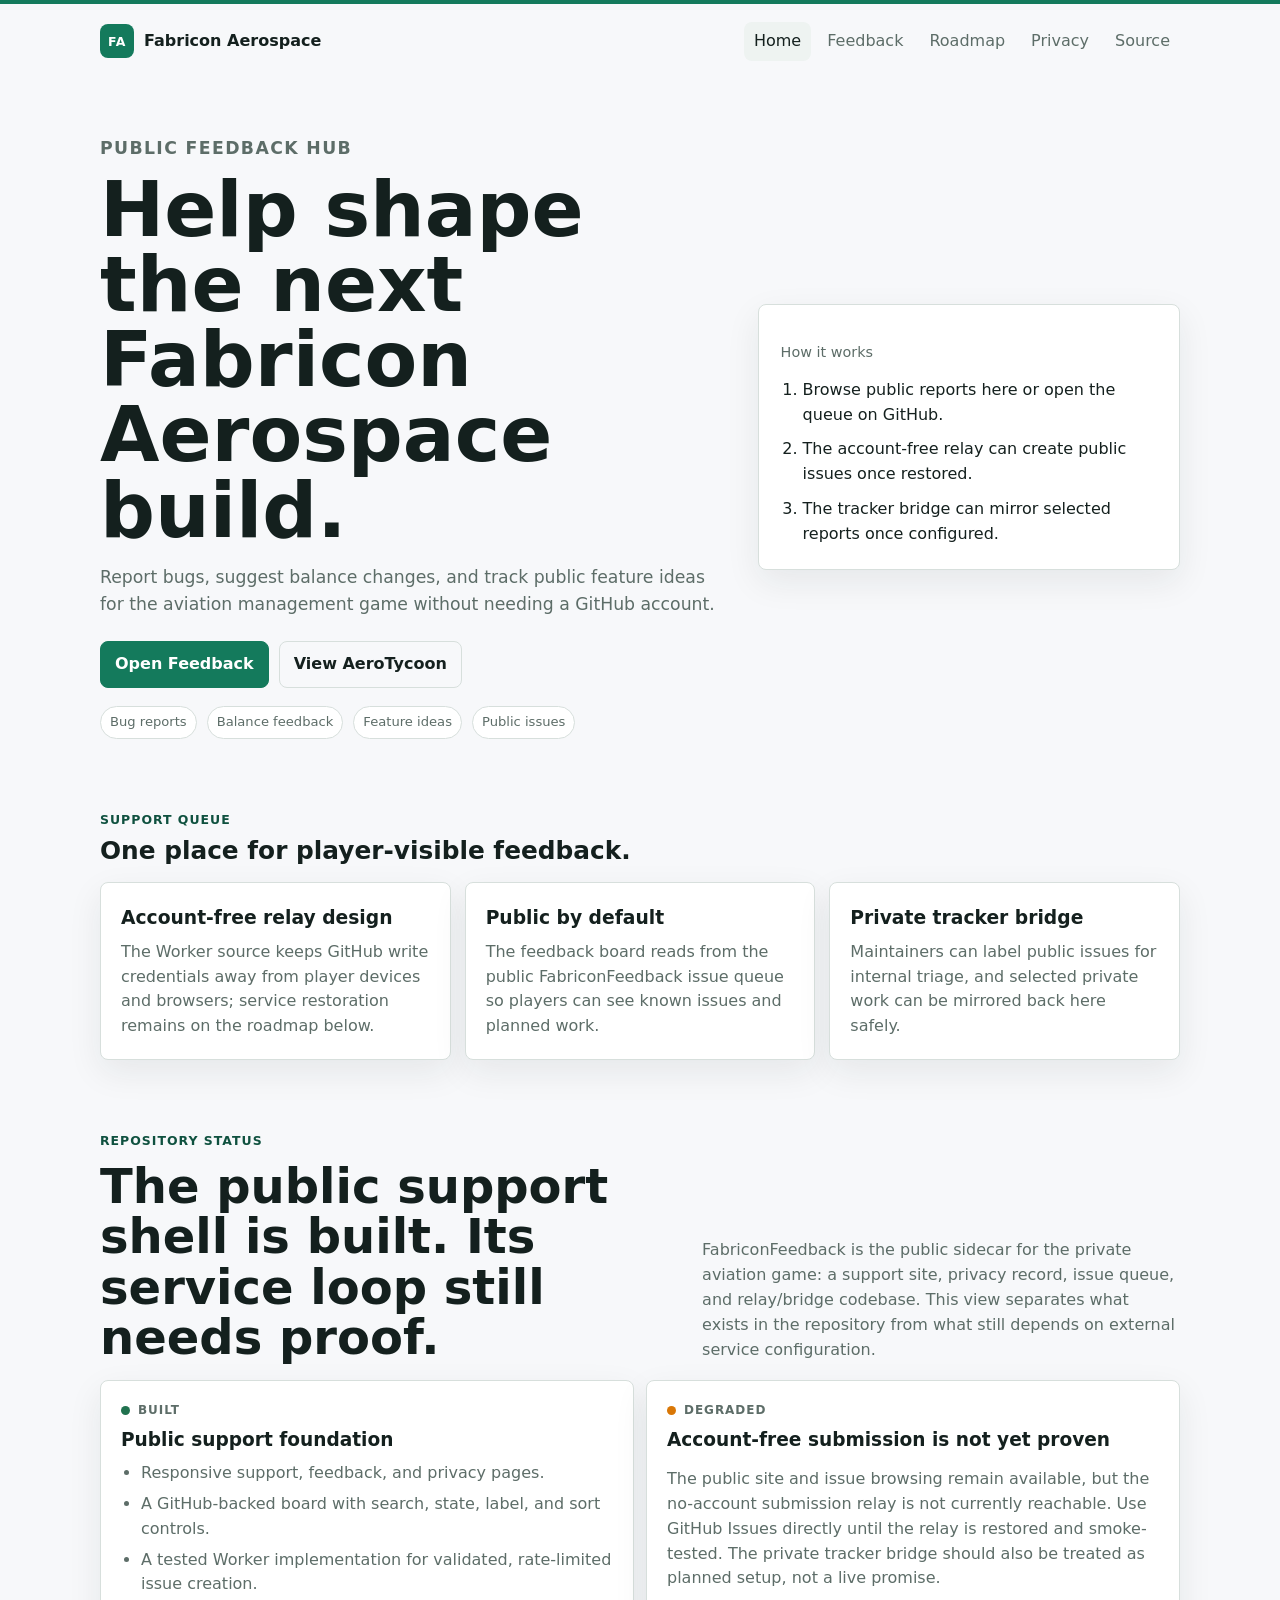
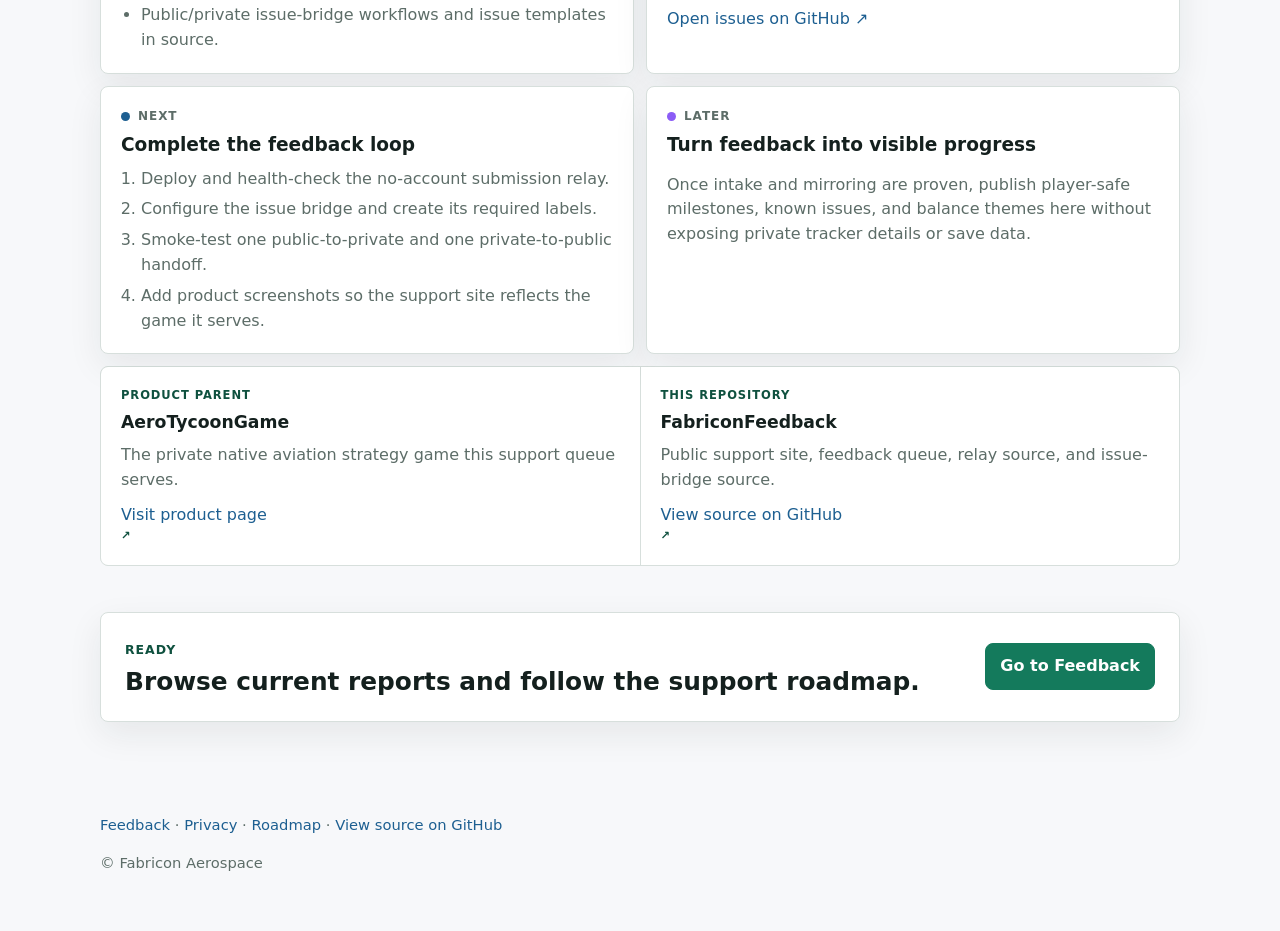
<file: index.html>
<!doctype html>
<html lang="en">
<head>
  <meta charset="utf-8" />
  <meta name="viewport" content="width=device-width, initial-scale=1" />
  <title>Fabricon Aerospace - Support &amp; Feedback</title>
  <meta name="description" content="Public support, privacy, and feedback hub for Fabricon Aerospace." />
  <meta property="og:title" content="Fabricon Aerospace Support" />
  <meta property="og:description" content="Browse the public feedback queue, submit ideas, and read the privacy policy for Fabricon Aerospace." />
  <link rel="icon" type="image/svg+xml" href="assets/icon.svg" />
  <link rel="stylesheet" href="assets/styles.css" />
</head>
<body>
  <header class="site-header">
    <a class="brand" href="index.html" aria-label="Fabricon Aerospace home">
      <span class="brand-mark">FA</span>
      <span>Fabricon Aerospace</span>
    </a>
    <nav aria-label="Primary">
      <a href="index.html" class="active">Home</a>
      <a href="feedback.html">Feedback</a>
      <a href="#roadmap">Roadmap</a>
      <a href="privacy.html">Privacy</a>
      <a href="https://github.com/Sankofa06/FabriconFeedback">Source</a>
    </nav>
  </header>

  <main>
    <section class="hero">
      <div class="hero-copy">
        <p class="eyebrow">Public feedback hub</p>
        <h1>Help shape the next Fabricon Aerospace build.</h1>
        <p>
          Report bugs, suggest balance changes, and track public feature ideas
          for the aviation management game without needing a GitHub account.
        </p>
        <div class="hero-actions">
          <a class="btn primary" href="feedback.html">Open Feedback</a>
          <a class="btn ghost" href="https://sankofa06.github.io/AeroTycoonGame/">View AeroTycoon</a>
        </div>
        <div class="pill-row" aria-label="Feedback categories">
          <span class="pill">Bug reports</span>
          <span class="pill">Balance feedback</span>
          <span class="pill">Feature ideas</span>
          <span class="pill">Public issues</span>
        </div>
      </div>
      <div class="hero-panel" aria-label="Feedback workflow summary">
        <p class="panel-kicker">How it works</p>
        <ol class="steps">
          <li>Browse public reports here or open the queue on GitHub.</li>
          <li>The account-free relay can create public issues once restored.</li>
          <li>The tracker bridge can mirror selected reports once configured.</li>
        </ol>
      </div>
    </section>

    <section class="section">
      <div class="section-heading">
        <p class="eyebrow">Support queue</p>
        <h2>One place for player-visible feedback.</h2>
      </div>
      <div class="feature-grid">
        <article class="feature-card">
          <h3>Account-free relay design</h3>
          <p>The Worker source keeps GitHub write credentials away from player devices and browsers; service restoration remains on the roadmap below.</p>
        </article>
        <article class="feature-card">
          <h3>Public by default</h3>
          <p>The feedback board reads from the public FabriconFeedback issue queue so players can see known issues and planned work.</p>
        </article>
        <article class="feature-card">
          <h3>Private tracker bridge</h3>
          <p>Maintainers can label public issues for internal triage, and selected private work can be mirrored back here safely.</p>
        </article>
      </div>
    </section>

    <section class="section roadmap-section" id="roadmap" aria-labelledby="roadmap-title">
      <div class="roadmap-heading">
        <div>
          <p class="eyebrow">Repository status</p>
          <h2 id="roadmap-title">The public support shell is built. Its service loop still needs proof.</h2>
        </div>
        <p>
          FabriconFeedback is the public sidecar for the private aviation game:
          a support site, privacy record, issue queue, and relay/bridge codebase.
          This view separates what exists in the repository from what still
          depends on external service configuration.
        </p>
      </div>

      <div class="roadmap-grid">
        <article class="roadmap-card roadmap-card--built">
          <p class="roadmap-state"><span aria-hidden="true"></span>Built</p>
          <h3>Public support foundation</h3>
          <ul>
            <li>Responsive support, feedback, and privacy pages.</li>
            <li>A GitHub-backed board with search, state, label, and sort controls.</li>
            <li>A tested Worker implementation for validated, rate-limited issue creation.</li>
            <li>Public/private issue-bridge workflows and issue templates in source.</li>
          </ul>
        </article>

        <article class="roadmap-card roadmap-card--degraded">
          <p class="roadmap-state"><span aria-hidden="true"></span>Degraded</p>
          <h3>Account-free submission is not yet proven</h3>
          <p>
            The public site and issue browsing remain available, but the
            no-account submission relay is not currently reachable. Use GitHub
            Issues directly until the relay is restored and smoke-tested. The
            private tracker bridge should also be treated as planned setup, not
            a live promise.
          </p>
          <a href="https://github.com/Sankofa06/FabriconFeedback/issues">Open issues on GitHub <span aria-hidden="true">↗</span></a>
        </article>

        <article class="roadmap-card roadmap-card--next">
          <p class="roadmap-state"><span aria-hidden="true"></span>Next</p>
          <h3>Complete the feedback loop</h3>
          <ol>
            <li>Deploy and health-check the no-account submission relay.</li>
            <li>Configure the issue bridge and create its required labels.</li>
            <li>Smoke-test one public-to-private and one private-to-public handoff.</li>
            <li>Add product screenshots so the support site reflects the game it serves.</li>
          </ol>
        </article>

        <article class="roadmap-card roadmap-card--later">
          <p class="roadmap-state"><span aria-hidden="true"></span>Later</p>
          <h3>Turn feedback into visible progress</h3>
          <p>
            Once intake and mirroring are proven, publish player-safe milestones,
            known issues, and balance themes here without exposing private tracker
            details or save data.
          </p>
        </article>
      </div>

      <div class="roadmap-links" aria-label="Related Fabricon repositories">
        <div>
          <span>Product parent</span>
          <strong>AeroTycoonGame</strong>
          <p>The private native aviation strategy game this support queue serves.</p>
          <a href="https://sankofa06.github.io/AeroTycoonGame/">Visit product page <span aria-hidden="true">↗</span></a>
        </div>
        <div>
          <span>This repository</span>
          <strong>FabriconFeedback</strong>
          <p>Public support site, feedback queue, relay source, and issue-bridge source.</p>
          <a href="https://github.com/Sankofa06/FabriconFeedback">View source on GitHub <span aria-hidden="true">↗</span></a>
        </div>
      </div>
    </section>

    <section class="cta-band">
      <div>
        <p class="eyebrow">Ready</p>
        <h2>Browse current reports and follow the support roadmap.</h2>
      </div>
      <a class="btn primary" href="feedback.html">Go to Feedback</a>
    </section>
  </main>

  <footer>
    <p>
      <a href="feedback.html">Feedback</a> ·
      <a href="privacy.html">Privacy</a> ·
      <a href="#roadmap">Roadmap</a> ·
      <a href="https://github.com/Sankofa06/FabriconFeedback">View source on GitHub</a>
    </p>
    <p>© Fabricon Aerospace</p>
  </footer>
</body>
</html>
</file>
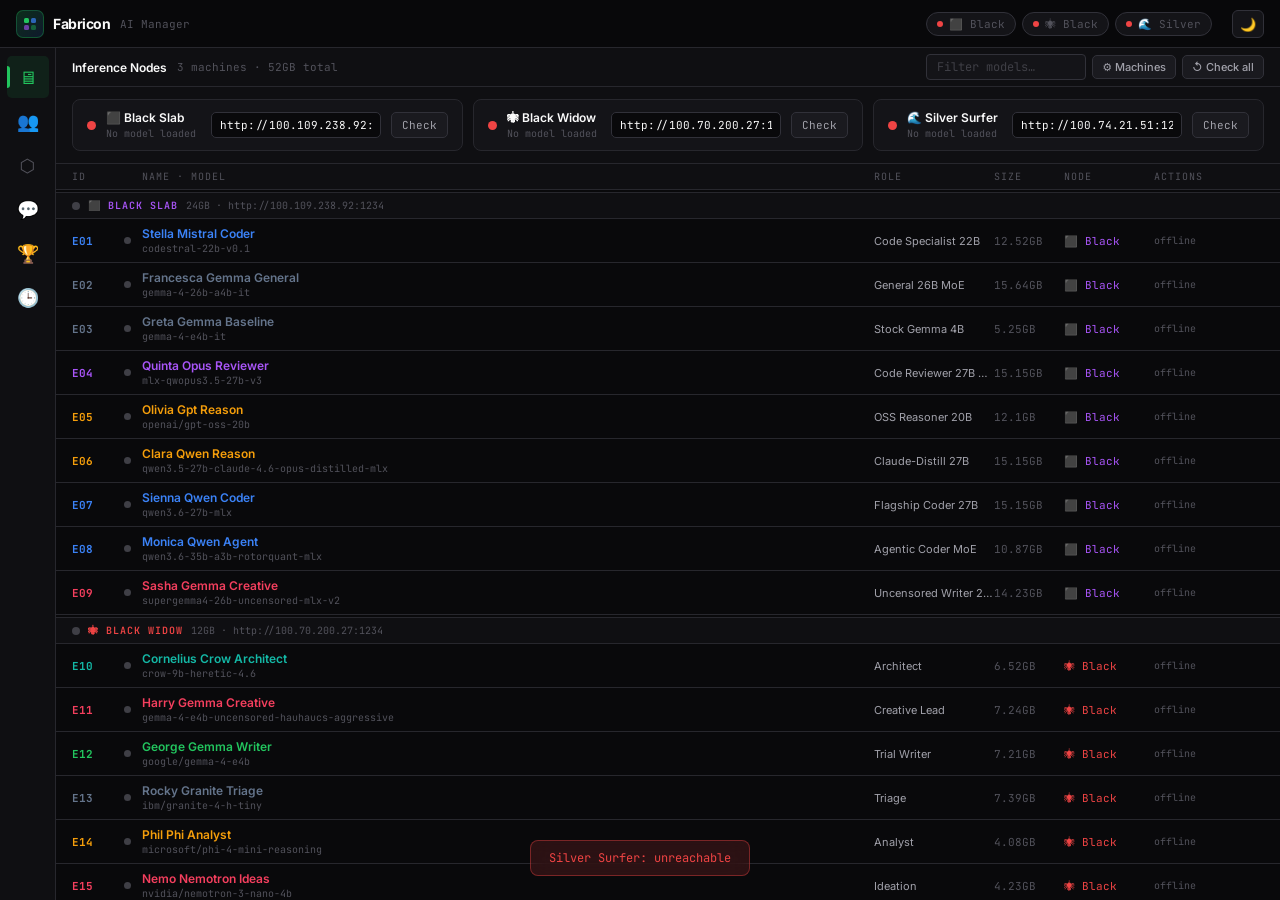
<file: fabricon_v6_5.html>
<!DOCTYPE html>
<html lang="en">
<head>
<meta charset="UTF-8">
<meta name="viewport" content="width=device-width, initial-scale=1.0, viewport-fit=cover">
<title>Fabricon AI Manager v6.5</title>
<link rel="preconnect" href="https://fonts.googleapis.com">
<link href="https://fonts.googleapis.com/css2?family=Inter:wght@300;400;500;600;700&family=JetBrains+Mono:wght@400;500;600&display=swap" rel="stylesheet">
<style>
/* ── DESIGN TOKENS (DARK = default) ── */
:root, [data-theme="dark"] {
  --bg:      #09090b;
  --bg1:     #0f0f12;
  --bg2:     #141418;
  --bg3:     #1a1a1f;
  --bg4:     #1f1f26;
  --line:    #27272d;
  --line2:   #313139;
  --tx1:     #fafafa;
  --tx2:     #a1a1aa;
  --tx3:     #52525b;
  --tx4:     #3f3f46;
  --accent:  #22c55e;
  --accent2: #16a34a;
  --blue:    #3b82f6;
  --amber:   #f59e0b;
  --red:     #ef4444;
  --purple:  #a855f7;
  --code-bg: rgba(255,255,255,.06);
  --code-tx: #93c5fd;
  --r:       8px;
  --r-sm:    5px;
  --sans:    'Inter', system-ui, sans-serif;
  --mono:    'JetBrains Mono', 'Menlo', monospace;
  --nav-w:   56px;
  --topbar-h:48px;
  --shadow:  0 1px 3px rgba(0,0,0,.4), 0 8px 24px rgba(0,0,0,.3);
  --glow-g:  0 0 12px rgba(34,197,94,.25);
  --glow-b:  0 0 12px rgba(59,130,246,.25);
}
[data-theme="light"] {
  --bg:      #ffffff;
  --bg1:     #f4f4f5;
  --bg2:     #e8e8ea;
  --bg3:     #dcdcde;
  --bg4:     #c8c8cb;
  --line:    #c4c4c8;
  --line2:   #9a9aa3;
  --tx1:     #18181b;
  --tx2:     #3f3f46;
  --tx3:     #6b6b73;
  --tx4:     #a1a1aa;
  --accent:  #16a34a;
  --accent2: #15803d;
  --blue:    #2563eb;
  --amber:   #d97706;
  --red:     #dc2626;
  --purple:  #9333ea;
  --code-bg: rgba(0,0,0,.05);
  --code-tx: #1d4ed8;
  --shadow:  0 1px 3px rgba(0,0,0,.1), 0 8px 24px rgba(0,0,0,.08);
  --glow-g:  0 0 8px rgba(22,163,74,.3);
  --glow-b:  0 0 8px rgba(37,99,235,.3);
}

/* ── RESET ── */
*, *::before, *::after { box-sizing: border-box; margin: 0; padding: 0; }
html, body { height: 100%; overflow: hidden; background: var(--bg); color: var(--tx1); font-family: var(--sans); font-size: 14px; -webkit-font-smoothing: antialiased; }
button { font-family: inherit; cursor: pointer; }
input, select, textarea { font-family: inherit; color-scheme: dark; }
::-webkit-scrollbar { width: 3px; height: 3px; }
::-webkit-scrollbar-track { background: transparent; }
::-webkit-scrollbar-thumb { background: var(--line2); border-radius: 2px; }

/* ── APP SHELL ── */
#app { display: flex; flex-direction: column; height: 100dvh; }

/* ── TOPBAR ── */
#topbar {
  height: var(--topbar-h);
  background: rgba(9,9,11,.85);
  backdrop-filter: blur(20px);
  -webkit-backdrop-filter: blur(20px);
  border-bottom: 1px solid var(--line);
  display: flex; align-items: center;
  padding: 0 16px; gap: 12px;
  flex-shrink: 0; z-index: 100;
}
.brand { display: flex; align-items: center; gap: 9px; }
.brand-mark {
  width: 28px; height: 28px; border-radius: 7px;
  background: linear-gradient(135deg, rgba(34,197,94,.2), rgba(59,130,246,.15));
  border: 1px solid rgba(34,197,94,.3);
  display: flex; align-items: center; justify-content: center;
}
.brand-mark svg { width: 14px; height: 14px; }
.brand-name { font-size: 14px; font-weight: 700; letter-spacing: -.03em; color: var(--tx1); }
.brand-tag { font-size: 11px; color: var(--tx3); font-family: var(--mono); }
.topbar-spacer { flex: 1; }
#machine-badges { display: flex; gap: 6px; }
.mbadge {
  display: flex; align-items: center; gap: 6px;
  font-size: 11px; font-family: var(--mono); color: var(--tx3);
  padding: 4px 10px; border-radius: 20px;
  border: 1px solid var(--line2); background: var(--bg2);
  cursor: pointer; transition: border-color .2s;
}
.mbadge:hover { border-color: var(--line2); color: var(--tx2); }
.mbadge .mdot { width: 6px; height: 6px; border-radius: 50%; background: var(--tx4); transition: all .3s; flex-shrink: 0; }
.mbadge .mdot.online  { background: var(--accent); box-shadow: var(--glow-g); }
.mbadge .mdot.error   { background: var(--red); }
.mbadge .mdot.checking{ background: var(--amber); animation: pulse .8s infinite; }
@keyframes pulse { 0%,100%{opacity:1} 50%{opacity:.3} }

/* ── LAYOUT BODY ── */
#body { flex: 1; display: flex; overflow: hidden; }

/* ── SIDEBAR NAV ── */
#leftnav {
  width: var(--nav-w); flex-shrink: 0;
  background: var(--bg1);
  border-right: 1px solid var(--line);
  display: flex; flex-direction: column;
  align-items: center; padding: 8px 0; gap: 2px;
}
.nav-btn {
  width: 42px; height: 42px; border-radius: var(--r-sm);
  border: none; background: transparent;
  color: var(--tx3); font-size: 18px;
  display: flex; align-items: center; justify-content: center;
  transition: all .15s; position: relative;
}
.nav-btn:hover { background: var(--bg3); color: var(--tx2); }
.nav-btn.active { background: rgba(34,197,94,.1); color: var(--accent); }
.nav-btn.active::before {
  content: '';
  position: absolute; left: 0; top: 50%;
  transform: translateY(-50%);
  width: 3px; height: 22px;
  background: var(--accent); border-radius: 0 3px 3px 0;
}
.nav-btn-label { font-size: 8px; font-family: var(--mono); color: inherit; line-height: 1; }

/* ── CONTENT ── */
#content { flex: 1; overflow: hidden; display: flex; flex-direction: column; }
.panel { flex: 1; overflow: hidden; display: none; flex-direction: column; }
.panel.active { display: flex; }

/* ── SECTION HEADER ── */
.section-bar {
  min-height: 38px; flex-shrink: 0;
  background: var(--bg1); border-bottom: 1px solid var(--line);
  display: flex; align-items: center; padding: 6px 16px; gap: 10px;
  flex-wrap: wrap;
}
.section-title { font-size: 12px; font-weight: 600; color: var(--tx1); }
.section-sub { font-size: 11px; color: var(--tx3); font-family: var(--mono); }
.section-actions { margin-left: auto; display: flex; gap: 6px; align-items: center; flex-wrap: wrap; }

/* ── BUTTONS ── */
.btn {
  font-size: 12px; font-weight: 500; padding: 6px 12px;
  border-radius: var(--r-sm); border: 1px solid var(--line2);
  background: var(--bg3); color: var(--tx2);
  transition: all .15s; white-space: nowrap;
}
.btn:hover { border-color: var(--line2); background: var(--bg4); color: var(--tx1); }
.btn-primary { background: var(--accent); border-color: var(--accent); color: #000; font-weight: 600; }
.btn-primary:hover { background: var(--accent2); border-color: var(--accent2); }
.btn-danger { border-color: rgba(239,68,68,.3); background: rgba(239,68,68,.08); color: var(--red); }
.btn-danger:hover { background: rgba(239,68,68,.15); }
.btn-sm { font-size: 11px; padding: 4px 9px; }

/* ── INPUT PRIMITIVES ── */
.inp {
  background: var(--bg); border: 1px solid var(--line2);
  border-radius: var(--r-sm); padding: 6px 10px;
  font-size: 12px; font-family: var(--mono); color: var(--tx1);
  outline: none; transition: border-color .15s;
}
.inp:focus { border-color: var(--blue); }
.inp::placeholder { color: var(--tx4); }

/* ── MACHINES PANEL ── */
.mc-nodes-bar {
  padding: 12px 16px; border-bottom: 1px solid var(--line);
  display: flex; gap: 10px; flex-wrap: wrap; flex-shrink: 0;
  background: var(--bg1);
}
.mc-node {
  flex: 1; min-width: 200px;
  background: var(--bg2); border: 1px solid var(--line);
  border-radius: var(--r); padding: 10px 14px;
  display: flex; align-items: center; gap: 10px;
  transition: border-color .2s;
}
.mc-node.online { border-color: rgba(34,197,94,.2); }
.mc-dot { width: 9px; height: 9px; border-radius: 50%; background: var(--tx4); transition: all .3s; flex-shrink: 0; }
.mc-dot.online   { background: var(--accent); box-shadow: var(--glow-g); }
.mc-dot.error    { background: var(--red); }
.mc-dot.checking { background: var(--amber); animation: pulse .8s infinite; }
.mc-info { flex: 1; min-width: 0; }
.mc-name { font-size: 12px; font-weight: 600; color: var(--tx1); }
.mc-loaded { font-size: 10px; color: var(--tx3); font-family: var(--mono); margin-top: 2px; overflow: hidden; text-overflow: ellipsis; white-space: nowrap; }
.mc-node-url { width: 170px; }
.mc-check-btn {
  font-size: 11px; font-family: var(--mono);
  background: var(--bg3); border: 1px solid var(--line2);
  color: var(--tx2); border-radius: var(--r-sm);
  padding: 5px 10px; white-space: nowrap;
}
.mc-check-btn:hover { border-color: var(--accent); color: var(--accent); }

/* ── ROSTER TABLE ── */
.rt-wrap { flex: 1; overflow-y: auto; }
.rt-thead {
  display: grid;
  grid-template-columns: 52px 18px minmax(160px,1fr) 120px 70px 90px 110px;
  padding: 6px 16px; background: var(--bg1);
  border-bottom: 1px solid var(--line);
  position: sticky; top: 0; z-index: 2;
}
.rt-th { font-size: 10px; font-family: var(--mono); color: var(--tx3); text-transform: uppercase; letter-spacing: .1em; }
.rt-section {
  padding: 6px 16px; background: var(--bg1);
  border-bottom: 1px solid var(--line);
  border-top: 1px solid var(--line);
  display: flex; align-items: center; gap: 8px;
  margin-top: 2px;
}
.rt-section-label { font-size: 10px; font-family: var(--mono); font-weight: 600; text-transform: uppercase; letter-spacing: .1em; }
.rt-row {
  display: grid;
  grid-template-columns: 52px 18px minmax(160px,1fr) 120px 70px 90px 110px;
  padding: 7px 16px; border-bottom: 1px solid var(--line);
  align-items: center; transition: background .1s;
}
.rt-row:hover { background: var(--bg2); }
.rt-row.is-loaded { background: rgba(34,197,94,.04); border-left: 2px solid var(--accent); padding-left: 14px; }
.rt-row.voted-off { opacity: .3; }
.rt-emp { font-size: 11px; font-weight: 700; font-family: var(--mono); }
.rt-dot { width: 7px; height: 7px; border-radius: 50%; background: var(--tx4); }
.rt-dot.loaded  { background: var(--accent); box-shadow: var(--glow-g); }
.rt-dot.loading { background: var(--amber); animation: pulse .8s infinite; }
.rt-name-cell { min-width: 0; }
.rt-name { font-size: 12px; font-weight: 600; overflow: hidden; text-overflow: ellipsis; white-space: nowrap; }
.rt-model-id { font-size: 10px; color: var(--tx3); font-family: var(--mono); overflow: hidden; text-overflow: ellipsis; white-space: nowrap; margin-top: 1px; }
.rt-role-cell { font-size: 11px; color: var(--tx2); overflow: hidden; text-overflow: ellipsis; white-space: nowrap; }
.rt-size-cell { font-size: 11px; font-family: var(--mono); color: var(--tx3); }
.rt-machine-cell { font-size: 11px; font-family: var(--mono); display: flex; align-items: center; gap: 4px; }
.rt-actions-cell { display: flex; gap: 5px; }
.load-btn {
  font-size: 10px; font-family: var(--mono); padding: 4px 10px;
  border-radius: var(--r-sm); border: 1px solid rgba(34,197,94,.35);
  background: rgba(34,197,94,.08); color: var(--accent);
  transition: background .15s;
}
.load-btn:hover { background: rgba(34,197,94,.18); }
.load-btn:disabled { opacity: .4; cursor: default; }
.unload-btn {
  font-size: 10px; font-family: var(--mono); padding: 4px 10px;
  border-radius: var(--r-sm); border: 1px solid rgba(239,68,68,.35);
  background: rgba(239,68,68,.08); color: var(--red);
  transition: background .15s;
}
.unload-btn:hover { background: rgba(239,68,68,.18); }

/* ── ROSTER PANEL ── */
#roster-split { display: flex; flex: 1; overflow: hidden; }
#roster-list { width: 240px; flex-shrink: 0; border-right: 1px solid var(--line); display: flex; flex-direction: column; overflow: hidden; background: var(--bg1); }
#roster-scroll { flex: 1; overflow-y: auto; }
.roster-group-hdr {
  font-size: 10px; font-family: var(--mono); font-weight: 600;
  text-transform: uppercase; letter-spacing: .1em;
  padding: 8px 14px 5px; border-bottom: 1px solid var(--line);
  display: flex; align-items: center; gap: 7px;
}
.roster-row {
  display: flex; align-items: center; gap: 9px;
  padding: 8px 14px; border-bottom: 1px solid var(--line);
  cursor: pointer; transition: background .1s;
}
.roster-row:hover { background: var(--bg2); }
.roster-row.selected { background: var(--bg3); }
.r-avatar {
  width: 30px; height: 30px; border-radius: 6px;
  display: flex; align-items: center; justify-content: center;
  font-size: 10px; font-weight: 700; font-family: var(--mono); flex-shrink: 0;
}
.r-info { flex: 1; min-width: 0; }
.r-name { font-size: 12px; font-weight: 600; overflow: hidden; text-overflow: ellipsis; white-space: nowrap; }
.r-role { font-size: 10px; color: var(--tx3); font-family: var(--mono); margin-top: 1px; }
.torches { display: flex; gap: 3px; flex-shrink: 0; }
.torch { width: 8px; height: 8px; border-radius: 2px; background: var(--amber); }
.torch.snuffed { background: var(--line2); }
#roster-detail-old-removed { flex: 1; overflow-y: auto; background: var(--bg); }
.detail-header {
  padding: 16px; border-bottom: 1px solid var(--line);
  background: var(--bg1); display: flex; align-items: flex-start; gap: 14px;
}
.detail-avatar {
  width: 48px; height: 48px; border-radius: 10px; flex-shrink: 0;
  display: flex; align-items: center; justify-content: center;
  font-size: 14px; font-weight: 700; font-family: var(--mono);
}
.detail-name { font-size: 16px; font-weight: 700; letter-spacing: -.02em; }
.detail-role { font-size: 11px; font-family: var(--mono); margin-top: 3px; }
.kv-grid { display: grid; grid-template-columns: 1fr 1fr; gap: 8px; }
.kv-card { background: var(--bg2); border: 1px solid var(--line); border-radius: var(--r-sm); padding: 9px 11px; }
.kv-label { font-size: 10px; color: var(--tx3); font-family: var(--mono); text-transform: uppercase; letter-spacing: .08em; margin-bottom: 3px; }
.kv-value { font-size: 12px; font-weight: 600; font-family: var(--mono); color: var(--tx1); }
.prompt-card { background: var(--bg2); border: 1px solid var(--line); border-radius: var(--r-sm); padding: 11px 13px; border-left: 3px solid; }
.prompt-card p { font-size: 12px; color: var(--tx2); line-height: 1.75; }

/* ── TEAMS PANEL ── */
#teams-split { display: flex; flex: 1; overflow: hidden; }
#teams-list { width: 220px; flex-shrink: 0; border-right: 1px solid var(--line); display: flex; flex-direction: column; overflow: hidden; background: var(--bg1); }
#teams-scroll { flex: 1; overflow-y: auto; }
.team-row { display: flex; align-items: center; gap: 9px; padding: 9px 14px; border-bottom: 1px solid var(--line); cursor: pointer; transition: background .1s; }
.team-row:hover { background: var(--bg2); }
.team-row.selected { background: var(--bg3); }
.team-icon { font-size: 16px; flex-shrink: 0; }
.team-name-t { font-size: 12px; font-weight: 600; }
.team-sub-t { font-size: 10px; color: var(--tx3); font-family: var(--mono); margin-top: 1px; }
#team-detail { flex: 1; overflow-y: auto; background: var(--bg); }
.tm-row {
  display: flex; align-items: center; gap: 10px;
  background: var(--bg2); border: 1px solid var(--line);
  border-radius: var(--r-sm); padding: 9px 12px;
}
.tm-avatar { width: 32px; height: 32px; border-radius: 7px; display: flex; align-items: center; justify-content: center; font-size: 10px; font-weight: 700; font-family: var(--mono); flex-shrink: 0; }
.tm-name { font-size: 12px; font-weight: 600; }
.tm-model { font-size: 10px; color: var(--tx3); font-family: var(--mono); overflow: hidden; text-overflow: ellipsis; white-space: nowrap; }

/* ── CHAT PANEL ── */
#chat-topbar {
  min-height: 52px; flex-shrink: 0;
  background: var(--bg1); border-bottom: 1px solid var(--line);
  display: flex; align-items: center; padding: 8px 16px; gap: 8px; flex-wrap: wrap;
}
.chat-title { font-size: 14px; font-weight: 700; letter-spacing: -.02em; }
.mode-pill {
  display: flex; border: 1px solid var(--line2); border-radius: 20px; overflow: hidden;
  flex-shrink: 0;
}
.mode-pill button {
  font-size: 11px; font-family: var(--mono); font-weight: 600;
  padding: 4px 13px; border: none; background: transparent;
  color: var(--tx3); transition: all .15s; cursor: pointer;
}
.mode-pill button.active-auto { background: var(--accent); color: #000; }
.mode-pill button.active-manual { background: var(--amber); color: #000; }
.chat-status { font-size: 11px; font-family: var(--mono); color: var(--tx3); margin-left: auto; }

/* settings drawer */
#group-settings {
  display: none; background: var(--bg1);
  border-bottom: 1px solid var(--line);
  padding: 12px 16px; flex-wrap: wrap; gap: 14px; align-items: flex-end;
  flex-shrink: 0;
}
.gs-field { display: flex; flex-direction: column; gap: 4px; }
.gs-label { font-size: 10px; color: var(--tx3); font-family: var(--mono); text-transform: uppercase; letter-spacing: .1em; }
.gs-check { display: flex; align-items: center; gap: 7px; padding-bottom: 2px; }
.gs-check span { font-size: 12px; color: var(--tx2); }

/* turn order */
#turn-order-bar {
  display: none; background: var(--bg2);
  border-bottom: 1px solid var(--line);
  padding: 7px 16px; align-items: center; gap: 8px; flex-wrap: wrap;
  flex-shrink: 0; min-height: 40px;
}
#turn-order-bar .tob-label { font-size: 10px; color: var(--tx3); font-family: var(--mono); text-transform: uppercase; letter-spacing: .1em; flex-shrink: 0; }
#turn-chips { display: flex; gap: 6px; flex-wrap: wrap; flex: 1; }
.chip {
  font-size: 11px; font-family: var(--mono);
  padding: 4px 11px; border-radius: 20px;
  border: 1px solid; cursor: pointer;
  transition: all .15s; user-select: none;
}
#round-counter { font-size: 10px; color: var(--tx3); font-family: var(--mono); }

/* messages */
#run-log {
  flex: 1; overflow-y: auto;
  padding: 20px 20px 12px;
  display: flex; flex-direction: column; gap: 16px;
}
#run-log:empty::after {
  content: 'Select a team and send a message to start.';
  display: block; text-align: center; margin-top: 60px;
  font-size: 13px; color: var(--tx3); font-family: var(--mono);
}
.bubble-row { display: flex; gap: 10px; }
.bubble-row.user { flex-direction: row-reverse; }
.b-avatar {
  width: 32px; height: 32px; border-radius: 8px; flex-shrink: 0;
  display: flex; align-items: center; justify-content: center;
  font-size: 10px; font-weight: 700; font-family: var(--mono);
  margin-top: 2px;
}
.b-body { max-width: 78%; display: flex; flex-direction: column; gap: 4px; }
.bubble-row.user .b-body { align-items: flex-end; }
.b-meta { font-size: 10px; font-family: var(--mono); display: flex; align-items: center; gap: 6px; }
.b-meta .b-name { font-weight: 600; }
.b-meta .b-info { color: var(--tx3); }
.b-bubble {
  padding: 10px 14px; border-radius: 10px;
  font-size: 13px; line-height: 1.7; color: var(--tx1);
  white-space: pre-wrap; word-break: break-word;
  border: 1px solid var(--line);
}
.b-bubble.agent { background: var(--bg2); border-left: 3px solid; }
.b-bubble.user { background: rgba(59,130,246,.1); border-color: rgba(59,130,246,.25); }
.b-bubble.thinking { color: var(--tx3); font-style: italic; }
.b-bubble.thinking::after { content: "▋"; animation: blink 1s infinite; display: inline-block; }
@keyframes blink { 0%,100%{opacity:1} 50%{opacity:0} }
.b-actions {
  display: flex; align-items: center; gap: 7px; margin-top: 3px;
  flex-wrap: wrap;
}
.b-score-lbl { font-size: 10px; color: var(--tx3); font-family: var(--mono); }
.b-star { font-size: 13px; cursor: pointer; transition: transform .1s; }
.b-star:hover { transform: scale(1.3); }
.b-snuff { font-size: 10px; font-family: var(--mono); padding: 3px 9px; border-radius: 20px; border: 1px solid rgba(239,68,68,.3); background: rgba(239,68,68,.07); color: var(--red); margin-left: auto; }
.b-immune { font-size: 10px; font-family: var(--mono); padding: 3px 9px; border-radius: 20px; border: 1px solid rgba(245,158,11,.3); background: rgba(245,158,11,.07); color: var(--amber); }
.sys-msg { text-align: center; font-size: 11px; font-family: var(--mono); color: var(--tx3); padding: 4px 0; }
/* loading entry */
.log-entry { background: var(--bg2); border: 1px solid var(--line); border-radius: 10px; overflow: hidden; }
.log-header { display: flex; align-items: center; gap: 8px; padding: 8px 12px; background: var(--bg3); border-bottom: 1px solid var(--line); }
.log-dot { width: 7px; height: 7px; border-radius: 50%; flex-shrink: 0; background: var(--tx4); }
.log-dot.loading { background: var(--amber); animation: pulse .8s infinite; }
.log-dot.done { background: var(--accent); }
.log-dot.error { background: var(--red); }
.log-name { font-size: 12px; font-weight: 600; font-family: var(--mono); }
.log-meta-bar { font-size: 10px; color: var(--tx3); font-family: var(--mono); margin-left: auto; display: flex; gap: 10px; }
.log-body { padding: 10px 12px; font-size: 12px; color: var(--tx2); line-height: 1.7; white-space: pre-wrap; word-break: break-word; max-height: 240px; overflow-y: auto; }
.log-body.thinking { color: var(--tx3); font-style: italic; }
.log-body.thinking::after { content: "▋"; animation: blink 1s infinite; display: inline-block; }

/* chat input */
.chat-input-bar {
  flex-shrink: 0; padding: 12px 16px;
  background: var(--bg1); border-top: 1px solid var(--line);
}
.chat-input-inner {
  display: flex; gap: 10px; align-items: flex-end;
  background: var(--bg2); border: 1px solid var(--line2);
  border-radius: 12px; padding: 8px 10px 8px 14px;
  transition: border-color .15s;
}
.chat-input-inner:focus-within { border-color: var(--blue); }
#run-prompt {
  flex: 1; background: transparent; border: none; outline: none;
  font-size: 13px; color: var(--tx1); resize: none;
  min-height: 22px; max-height: 120px; line-height: 1.55;
  font-family: var(--sans);
}
#run-prompt::placeholder { color: var(--tx4); }
.chat-btns { display: flex; flex-direction: column; gap: 4px; align-items: flex-end; }
#run-btn {
  font-size: 12px; font-weight: 700; font-family: var(--mono);
  background: var(--accent); border: none; color: #000;
  border-radius: 8px; padding: 7px 16px; white-space: nowrap;
  transition: background .15s;
}
#run-btn:hover { background: var(--accent2); }
#run-btn:disabled { background: var(--bg4); color: var(--tx3); }
#stop-btn {
  display: none; font-size: 11px; font-family: var(--mono);
  background: rgba(239,68,68,.1); border: 1px solid rgba(239,68,68,.35);
  color: var(--red); border-radius: 8px; padding: 5px 12px;
}

/* ── SURVIVOR PANEL ── */
.survivor-grid {
  display: grid;
  grid-template-columns: repeat(auto-fill, minmax(140px, 1fr));
  gap: 10px; padding: 16px;
  overflow-y: auto; flex: 1;
}
.sv-card {
  position: relative;
  background: var(--bg2); border: 1px solid var(--line);
  border-radius: var(--r); padding: 12px;
  display: flex; flex-direction: column; gap: 6px;
  cursor: pointer; transition: all .15s; position: relative;
}
.sv-card:hover { border-color: var(--line2); transform: translateY(-1px); box-shadow: var(--shadow); }
.sv-card.voted-off { opacity: .3; border-color: rgba(239,68,68,.3); }
.sv-card.immune { border-color: rgba(245,158,11,.4); background: rgba(245,158,11,.04); }
.sv-avatar { width: 36px; height: 36px; border-radius: 9px; display: flex; align-items: center; justify-content: center; font-size: 11px; font-weight: 700; font-family: var(--mono); }
.sv-name { font-size: 12px; font-weight: 700; }
.sv-role { font-size: 10px; color: var(--tx3); font-family: var(--mono); }
.sv-torches { display: flex; gap: 3px; margin-top: 2px; }
.sv-torch { width: 9px; height: 9px; border-radius: 3px; background: var(--amber); }
.sv-torch.snuffed { background: var(--line2); }
.sv-score { font-size: 18px; font-weight: 800; font-family: var(--mono); letter-spacing: -.04em; margin-top: 2px; }
.sv-score-lbl { font-size: 10px; color: var(--tx3); font-family: var(--mono); }
.sv-machine { font-size: 10px; font-family: var(--mono); color: var(--tx3); margin-top: auto; }
.sv-badge {
  position: absolute; top: 8px; right: 9px;
  font-size: 9px; font-family: var(--mono); font-weight: 600;
  padding: 2px 6px; border-radius: 4px;
}
.sv-badge.out { background: rgba(239,68,68,.1); border: 1px solid rgba(239,68,68,.3); color: var(--red); }
.sv-crown { position: absolute; top: 7px; right: 9px; font-size: 13px; }

/* ── PORTRAIT / MOBILE ── */
@media (max-width: 600px) {
  :root { --nav-w: 0px; --topbar-h: 44px; }
  #leftnav { display: none; }
  #bottomnav {
    display: flex !important;
    position: fixed; bottom: 0; left: 0; right: 0;
    height: 56px;
    background: rgba(9,9,11,.95);
    backdrop-filter: blur(20px);
    -webkit-backdrop-filter: blur(20px);
    border-top: 1px solid var(--line);
    z-index: 100;
    padding-bottom: env(safe-area-inset-bottom);
  }
  #app { padding-bottom: 56px; }
  .bn-btn {
    flex: 1; display: flex; flex-direction: column;
    align-items: center; justify-content: center;
    gap: 3px; border: none; background: transparent;
    color: var(--tx3); font-size: 20px; transition: color .15s;
  }
  .bn-btn span { font-size: 9px; font-family: var(--mono); }
  .bn-btn.active { color: var(--accent); }
  /* hide machine badges on mobile */
  #machine-badges { display: none !important; }
  .brand-tag { display: none; }
  /* roster: stack layout */
  #roster-split { flex-direction: column; }
  #roster-list { width: 100%; height: 200px; border-right: none; border-bottom: 1px solid var(--line); }
  /* teams: stack */
  #teams-split { flex-direction: column; }
  #teams-list { width: 100%; height: 160px; border-right: none; border-bottom: 1px solid var(--line); }
  /* table: hide some columns */
  .rt-thead, .rt-row {
    grid-template-columns: 48px 14px 1fr 80px 100px;
  }
  .rt-th:nth-child(4), .rt-row > *:nth-child(5),
  .rt-th:nth-child(5), .rt-row > *:nth-child(6) { display: none; }
  /* mc nodes stack */
  .mc-nodes-bar { flex-direction: column; }
  .mc-node { min-width: 0; }
  .mc-node-url { width: 130px; font-size: 10px; }
  /* chat input */
  .chat-input-inner { border-radius: 10px; }
  /* survivor grid */
  .survivor-grid { grid-template-columns: repeat(auto-fill, minmax(120px, 1fr)); padding: 12px; }
  /* section bar wraps cleanly on mobile */
  .section-bar { padding: 6px 12px; }
  /* preset bar — compact, single horizontal scroll row */
  #preset-bar {
    padding: 5px 10px; gap: 5px; flex-wrap: nowrap;
    overflow-x: auto; -webkit-overflow-scrolling: touch;
  }
  #preset-bar > span:first-child { display: none; }  /* hide PRESETS label on mobile */
  #preset-chips { flex-wrap: nowrap !important; flex-shrink: 0; }
  .preset-chip { font-size: 9px; padding: 2px 7px; flex-shrink: 0; white-space: nowrap; }
  #preset-bar .btn { font-size: 10px; padding: 3px 8px; flex-shrink: 0; }
  /* session tracker — compact pills, horizontal scroll */
  #session-tracker {
    padding: 4px 10px; gap: 5px;
    overflow-x: auto; -webkit-overflow-scrolling: touch; flex-wrap: nowrap;
  }
  .tracker-pill { font-size: 9px; padding: 2px 6px; flex-shrink: 0; }
  .tracker-pill .tk-lbl { display: none; }  /* values only on mobile */
  .tracker-pill::before { content: attr(data-mobile-lbl); color: var(--tx4); margin-right: 4px; font-size: 8px; }
  /* compare button — icon only on small screens */
  .compare-toggle .compare-text { display: none; }
  /* mode pill smaller */
  .mode-pill button { padding: 3px 9px; font-size: 10px; }
}

@media (max-width: 400px) {
  .rt-thead, .rt-row { grid-template-columns: 44px 12px 1fr 90px; }
  .rt-th:nth-child(4), .rt-row > *:nth-child(5),
  .rt-th:nth-child(5), .rt-row > *:nth-child(6),
  .rt-th:nth-child(6), .rt-row > *:nth-child(7) { display: none; }
}

/* ── STATS / MODAL ── */
.stat-pill { display:inline-flex; align-items:center; gap:4px; font-size:10px; font-family:var(--mono); padding:3px 8px; border-radius:20px; border:1px solid var(--line2); background:var(--bg3); color:var(--tx2); white-space:nowrap; }
.stat-pill .sp-lbl { color:var(--tx3); }
.stat-pill .sp-val { color:var(--tx1); font-weight:600; }
.stat-pill.good .sp-val { color:var(--accent); }
.stat-pill.warn .sp-val { color:var(--amber); }
.cat-chip { font-size:10px; font-family:var(--mono); padding:3px 10px; border-radius:20px; border:1px solid; cursor:pointer; transition:all .15s; user-select:none; }
.cat-chip:hover { opacity:.85; }
.session-table { width:100%; border-collapse:collapse; font-size:11px; font-family:var(--mono); }
.session-table th { font-size:9px; color:var(--tx3); text-transform:uppercase; letter-spacing:.1em; padding:5px 10px; border-bottom:1px solid var(--line); text-align:left; font-weight:500; }
.session-table td { padding:6px 10px; border-bottom:1px solid var(--line); color:var(--tx2); vertical-align:middle; }
.session-table tr:hover td { background:var(--bg2); }
.session-table tr:last-child td { border-bottom:none; }
/* modal */
#stats-modal { display:none; position:fixed; inset:0; z-index:1000; background:rgba(0,0,0,.7); backdrop-filter:blur(6px); align-items:center; justify-content:center; padding:20px; }
#stats-modal.open { display:flex; }
.modal-card { background:var(--bg1); border:1px solid var(--line2); border-radius:12px; width:100%; max-width:720px; max-height:85vh; display:flex; flex-direction:column; overflow:hidden; box-shadow:0 24px 64px rgba(0,0,0,.6); }
.modal-header { padding:16px 20px; border-bottom:1px solid var(--line); display:flex; align-items:center; gap:12px; flex-shrink:0; }
.modal-title { font-size:15px; font-weight:700; flex:1; }
.modal-close { width:28px; height:28px; border-radius:6px; border:none; background:var(--bg3); color:var(--tx2); font-size:16px; display:flex; align-items:center; justify-content:center; }
.modal-close:hover { color:var(--tx1); }
.modal-body { flex:1; overflow-y:auto; padding:16px 20px; display:flex; flex-direction:column; gap:14px; }
.stat-row { display:flex; gap:8px; flex-wrap:wrap; }
/* sort bar */
.sort-bar { display:flex; gap:6px; align-items:center; flex-wrap:wrap; }
.sort-btn { font-size:10px; font-family:var(--mono); padding:4px 10px; border-radius:20px; border:1px solid var(--line2); background:transparent; color:var(--tx3); cursor:pointer; transition:all .15s; white-space:nowrap; }
.sort-btn:hover { color:var(--tx2); border-color:var(--line2); }
.sort-btn.active { border-color:var(--accent); color:var(--accent); background:rgba(34,197,94,.08); }
/* cat score bars */
.cat-bar-row { display:flex; align-items:center; gap:8px; }
.cat-bar-label { font-size:10px; font-family:var(--mono); color:var(--tx3); width:70px; flex-shrink:0; }
.cat-bar-track { flex:1; height:4px; background:var(--line2); border-radius:2px; overflow:hidden; }
.cat-bar-fill { height:100%; border-radius:2px; transition:width .4s; }
.cat-bar-val { font-size:10px; font-family:var(--mono); color:var(--tx2); width:28px; text-align:right; flex-shrink:0; }

/* ── MARKDOWN RENDERED BUBBLE ── */
.md-body { font-size: 13px; line-height: 1.75; color: var(--tx1); }
.md-body p { margin: 0 0 8px; }
.md-body p:last-child { margin-bottom: 0; }
.md-body code {
  font-family: var(--mono); font-size: 11px;
  background: var(--code-bg); border: 1px solid var(--line2);
  border-radius: 4px; padding: 1px 5px; color: var(--code-tx);
}
.md-body pre {
  background: var(--bg); border: 1px solid var(--line2);
  border-radius: 7px; padding: 12px 14px; overflow-x: auto;
  margin: 8px 0; position: relative;
}
.md-body pre code {
  background: none; border: none; padding: 0;
  font-size: 12px; color: var(--tx2); line-height: 1.6;
}
.md-body pre .lang-tag {
  position: absolute; top: 6px; right: 10px;
  font-size: 9px; font-family: var(--mono); color: var(--tx4);
  text-transform: uppercase; letter-spacing: .1em;
}
.md-body ul, .md-body ol { margin: 6px 0 8px 18px; }
.md-body li { margin-bottom: 3px; }
.md-body strong { color: var(--tx1); font-weight: 700; }
.md-body em { color: var(--tx2); font-style: italic; }
.md-body h1,.md-body h2,.md-body h3 {
  color: var(--tx1); font-weight: 700; margin: 10px 0 6px;
  letter-spacing: -.02em;
}
.md-body h1 { font-size: 15px; }
.md-body h2 { font-size: 13px; }
.md-body h3 { font-size: 12px; color: var(--tx2); }
.md-body hr { border: none; border-top: 1px solid var(--line); margin: 10px 0; }
.md-body blockquote {
  border-left: 3px solid var(--line2); margin: 6px 0;
  padding: 4px 12px; color: var(--tx3); font-style: italic;
}

/* ── PROMPT EDITOR ── */
.prompt-edit-area {
  background: var(--bg); border: 1px solid var(--line2);
  border-radius: var(--r-sm); padding: 10px 12px;
  font-size: 12px; font-family: var(--mono); color: var(--tx2);
  width: 100%; resize: vertical; min-height: 100px; max-height: 220px;
  outline: none; line-height: 1.65;
  transition: border-color .15s;
}
.prompt-edit-area:focus { border-color: var(--blue); }

/* ── SEARCH BAR ── */
.search-bar {
  display: flex; align-items: center; gap: 8px;
  padding: 6px 16px; background: var(--bg1);
  border-bottom: 1px solid var(--line); flex-shrink: 0;
}
.search-inp {
  flex: 1; background: var(--bg2); border: 1px solid var(--line2);
  border-radius: 20px; padding: 5px 12px;
  font-size: 12px; font-family: var(--mono); color: var(--tx1);
  outline: none; transition: border-color .15s;
}
.search-inp:focus { border-color: var(--blue); }
.search-inp::placeholder { color: var(--tx4); }

/* ── EXPORT/IMPORT ── */
.ep-badge {
  font-size: 11px; font-family: var(--mono);
  background: rgba(168,85,247,.12); border: 1px solid rgba(168,85,247,.3);
  color: var(--purple); padding: 3px 10px; border-radius: 20px;
}

/* ── TEMP EDIT ── */
.temp-row { display: flex; align-items: center; gap: 8px; flex-wrap: wrap; }
.temp-slider {
  -webkit-appearance: none; appearance: none;
  width: 100px; height: 3px;
  background: var(--line2); border-radius: 2px; outline: none; cursor: pointer;
}
.temp-slider::-webkit-slider-thumb {
  -webkit-appearance: none; appearance: none;
  width: 13px; height: 13px; border-radius: 50%;
  background: var(--accent); cursor: pointer;
}
.temp-val-lbl {
  font-size: 12px; font-family: var(--mono);
  color: var(--accent); font-weight: 600; min-width: 32px;
}

/* ── V5: THEME TOGGLE ── */
.theme-toggle {
  width: 32px; height: 28px; border-radius: 6px;
  border: 1px solid var(--line2); background: var(--bg2);
  color: var(--tx2); font-size: 13px; cursor: pointer;
  display: flex; align-items: center; justify-content: center;
  transition: all .15s;
}
.theme-toggle:hover { border-color: var(--accent); color: var(--accent); }

/* ── V5: COMPARE MODE ── */
.compare-toggle {
  font-size: 11px; font-family: var(--mono); font-weight: 600;
  padding: 4px 13px; border-radius: 20px;
  border: 1px solid var(--line2); background: transparent;
  color: var(--tx3); cursor: pointer; transition: all .15s;
}
.compare-toggle.active {
  background: var(--purple); border-color: var(--purple);
  color: #fff; box-shadow: 0 0 12px rgba(168,85,247,.35);
}
#compare-grid {
  display: grid; gap: 12px; padding: 16px;
  grid-template-columns: repeat(auto-fit, minmax(320px, 1fr));
}
.cmp-col {
  background: var(--bg2); border: 1px solid var(--line);
  border-radius: 10px; overflow: hidden; display: flex; flex-direction: column;
  min-height: 200px;
}
.cmp-col-hdr {
  padding: 8px 12px; background: var(--bg3); border-bottom: 1px solid var(--line);
  display: flex; align-items: center; gap: 7px; flex-shrink: 0;
}
.cmp-col-name { font-size: 12px; font-weight: 700; }
.cmp-col-meta { font-size: 10px; font-family: var(--mono); color: var(--tx3); margin-left: auto; }
.cmp-col-body {
  padding: 10px 12px; font-size: 12px; line-height: 1.65;
  flex: 1; overflow-y: auto; max-height: 420px;
  white-space: pre-wrap; word-break: break-word; color: var(--tx2);
}
.cmp-col-body.thinking { color: var(--tx3); font-style: italic; }
.cmp-col-body.thinking::after { content: "▋"; animation: blink 1s infinite; display: inline-block; }
.cmp-col-actions {
  padding: 6px 10px; border-top: 1px solid var(--line);
  display: flex; gap: 6px; align-items: center; flex-wrap: wrap;
  background: var(--bg1); flex-shrink: 0;
}

/* ── V5: PRESET BAR ── */
#preset-bar {
  background: var(--bg2); border-bottom: 1px solid var(--line);
  padding: 6px 14px; display: flex; align-items: center; gap: 6px;
  flex-shrink: 0; flex-wrap: wrap; min-height: 36px;
}
.preset-chip {
  font-size: 10px; font-family: var(--mono);
  padding: 3px 9px; border-radius: 14px;
  border: 1px solid var(--line2); background: var(--bg3);
  color: var(--tx2); cursor: pointer; transition: all .15s;
  display: inline-flex; align-items: center; gap: 5px;
}
.preset-chip:hover { border-color: var(--blue); color: var(--blue); }
.preset-chip .x {
  font-size: 11px; color: var(--tx4); cursor: pointer;
  margin-left: 2px; padding: 0 2px;
}
.preset-chip .x:hover { color: var(--red); }

/* ── V5: SESSION TRACKER ── */
#session-tracker {
  display: flex; gap: 10px; align-items: center;
  font-size: 10px; font-family: var(--mono); color: var(--tx3);
  padding: 5px 14px; background: var(--bg);
  border-bottom: 1px solid var(--line); flex-shrink: 0;
}
.tracker-pill {
  display: inline-flex; align-items: center; gap: 4px;
  padding: 2px 8px; border-radius: 12px;
  background: var(--bg2); border: 1px solid var(--line);
}
.tracker-pill .tk-lbl { color: var(--tx4); }
.tracker-pill .tk-val { color: var(--tx2); font-weight: 600; }
.tracker-pill.warn { border-color: rgba(245,158,11,.4); background: rgba(245,158,11,.08); }
.tracker-pill.warn .tk-val { color: var(--amber); }

/* ── V5: TIMELINE ── */
#timeline-panel { display: none; flex-direction: column; flex: 1; overflow: hidden; }
#timeline-panel.active { display: flex; }
.tl-bar {
  padding: 8px 14px; background: var(--bg1);
  border-bottom: 1px solid var(--line);
  display: flex; gap: 8px; align-items: center; flex-wrap: wrap;
  flex-shrink: 0;
}
.tl-feed { flex: 1; overflow-y: auto; padding: 12px 16px; display: flex; flex-direction: column; gap: 10px; }
.tl-entry {
  background: var(--bg2); border: 1px solid var(--line);
  border-left: 3px solid; border-radius: 8px; padding: 10px 12px;
  display: flex; flex-direction: column; gap: 6px;
}
.tl-entry-hdr { display: flex; align-items: center; gap: 8px; flex-wrap: wrap; }
.tl-entry-name { font-size: 12px; font-weight: 700; }
.tl-entry-meta { font-size: 10px; font-family: var(--mono); color: var(--tx3); margin-left: auto; }
.tl-entry-prompt {
  font-size: 11px; color: var(--tx3); font-family: var(--mono);
  background: var(--bg); border: 1px solid var(--line); border-radius: 5px;
  padding: 5px 8px; max-height: 60px; overflow: hidden;
  position: relative;
}
.tl-entry-prompt::before {
  content: "PROMPT"; position: absolute; top: 4px; right: 7px;
  font-size: 8px; color: var(--tx4); letter-spacing: .1em;
}
.tl-entry-body {
  font-size: 12px; color: var(--tx2); line-height: 1.6;
  max-height: 100px; overflow: hidden; position: relative;
}
.tl-entry-body.expanded { max-height: none; }
.tl-entry-body:not(.expanded)::after {
  content: ""; position: absolute; bottom: 0; left: 0; right: 0; height: 30px;
  background: linear-gradient(transparent, var(--bg2));
}
.tl-entry-actions { display: flex; gap: 6px; align-items: center; flex-wrap: wrap; }

/* ── V5: TEAM BUILDER ── */
.tb-section {
  margin-top: 14px;
}
.tb-section-hdr {
  font-size: 10px; color: var(--tx3); font-family: var(--mono);
  text-transform: uppercase; letter-spacing: .1em; margin-bottom: 7px;
  display: flex; align-items: center; gap: 7px;
}
.tb-vram-summary {
  display: flex; gap: 8px; flex-wrap: wrap;
  background: var(--bg2); border: 1px solid var(--line);
  border-radius: 8px; padding: 8px 12px; margin-bottom: 10px;
}
.tb-vram-pill {
  display: flex; align-items: center; gap: 6px;
  font-size: 11px; font-family: var(--mono);
  padding: 3px 8px; border-radius: 14px;
  background: var(--bg3); border: 1px solid var(--line2);
}
.tb-vram-pill.warn {
  border-color: rgba(239,68,68,.5); background: rgba(239,68,68,.1); color: var(--red);
}
.tb-vram-pill.ok {
  border-color: rgba(34,197,94,.4); background: rgba(34,197,94,.08); color: var(--accent);
}
.tb-vram-bar {
  width: 60px; height: 4px; border-radius: 2px;
  background: var(--line2); overflow: hidden; position: relative;
}
.tb-vram-bar-fill { height: 100%; transition: width .3s; }

/* ── V5: PRESET MODAL ── */
#preset-modal { display: none; position: fixed; inset: 0; z-index: 1000; background: rgba(0,0,0,.7); backdrop-filter: blur(6px); align-items: center; justify-content: center; padding: 20px; }
#preset-modal.open { display: flex; }
.preset-modal-card { background: var(--bg1); border: 1px solid var(--line2); border-radius: 12px; width: 100%; max-width: 560px; max-height: 80vh; display: flex; flex-direction: column; overflow: hidden; }
.preset-modal-row {
  display: flex; gap: 10px; padding: 10px 14px;
  border-bottom: 1px solid var(--line); align-items: center;
}
.preset-modal-row:last-child { border-bottom: none; }
.preset-name { font-size: 12px; font-weight: 600; flex-shrink: 0; min-width: 110px; color: var(--tx1); }
.preset-text { font-size: 11px; color: var(--tx3); font-family: var(--mono); flex: 1; overflow: hidden; text-overflow: ellipsis; white-space: nowrap; }

/* ── INTERVIEW PANEL ── */
#roster-detail {
  flex: 1; overflow: hidden; background: var(--bg);
  display: flex; flex-direction: column;
}
.detail-info-pane {
  overflow-y: auto; flex-shrink: 0;
  max-height: 52%; border-bottom: 2px solid var(--line);
}
.interview-pane {
  flex: 1; display: flex; flex-direction: column; overflow: hidden;
  background: var(--bg); min-height: 0;
}
.interview-header {
  flex-shrink: 0; padding: 7px 14px;
  background: var(--bg1); border-bottom: 1px solid var(--line);
  display: flex; align-items: center; gap: 8px;
}
.interview-title {
  font-size: 11px; font-weight: 700; font-family: var(--mono);
  text-transform: uppercase; letter-spacing: .08em; color: var(--tx2);
}
.interview-badge {
  font-size: 9px; font-family: var(--mono); padding: 2px 7px;
  border-radius: 10px; border: 1px solid var(--line2);
  color: var(--tx3); background: var(--bg2);
}
.interview-badge.live {
  border-color: rgba(34,197,94,.5); color: var(--accent);
  background: rgba(34,197,94,.08);
}
.interview-messages {
  flex: 1; overflow-y: auto; padding: 10px 14px;
  display: flex; flex-direction: column; gap: 8px;
  scroll-behavior: smooth;
}
.iv-msg { display: flex; gap: 8px; align-items: flex-start; }
.iv-msg.user { flex-direction: row-reverse; }
.iv-avatar {
  width: 26px; height: 26px; border-radius: 50%;
  display: flex; align-items: center; justify-content: center;
  font-size: 9px; font-weight: 700; font-family: var(--mono);
  flex-shrink: 0;
}
.iv-bubble {
  max-width: 82%; padding: 8px 11px; border-radius: 10px;
  font-size: 12px; line-height: 1.65; border: 1px solid var(--line);
}
.iv-msg.user .iv-bubble {
  background: var(--blue); color: #fff; border-color: transparent;
  border-radius: 10px 10px 2px 10px;
}
.iv-msg.agent .iv-bubble {
  background: var(--bg2); border-radius: 10px 10px 10px 2px;
}
.iv-meta {
  font-size: 9px; color: var(--tx4); font-family: var(--mono);
  margin-top: 3px; padding: 0 4px;
}
.iv-actions { display: flex; gap: 4px; margin-top: 4px; flex-wrap: wrap; }
.interview-input-bar {
  flex-shrink: 0; padding: 8px 12px;
  background: var(--bg1); border-top: 1px solid var(--line);
  display: flex; gap: 8px; align-items: flex-end;
}
.iv-input {
  flex: 1; background: var(--bg); border: 1px solid var(--line2);
  border-radius: 8px; padding: 7px 10px;
  font-size: 12px; color: var(--tx1); outline: none;
  resize: none; min-height: 34px; max-height: 120px;
  line-height: 1.5; font-family: var(--sans);
  transition: border-color .15s;
}
.iv-input:focus { border-color: var(--blue); }
.iv-input::placeholder { color: var(--tx4); }
.iv-send {
  background: var(--blue); color: #fff; border: none;
  border-radius: 8px; padding: 7px 14px; font-size: 12px;
  font-weight: 600; cursor: pointer; flex-shrink: 0;
  transition: opacity .15s; align-self: flex-end;
}
.iv-send:hover { opacity: .85; }
.iv-send:disabled { opacity: .35; cursor: not-allowed; }
.iv-empty {
  flex: 1; display: flex; align-items: center; justify-content: center;
  color: var(--tx4); font-size: 11px; font-family: var(--mono);
  text-align: center; padding: 20px; line-height: 1.8;
}
.iv-thinking { display: inline-flex; gap: 3px; align-items: center; padding: 8px 12px; }
.iv-thinking span {
  width: 5px; height: 5px; border-radius: 50%; background: var(--tx3);
  display: inline-block; animation: iv-bounce .9s infinite;
}
.iv-thinking span:nth-child(2) { animation-delay: .15s; }
.iv-thinking span:nth-child(3) { animation-delay: .3s; }
@keyframes iv-bounce {
  0%,80%,100% { transform: translateY(0); opacity: .4; }
  40%          { transform: translateY(-4px); opacity: 1; }
}
/* ── SCORE BREAKDOWN ── */
.score-breakdown {
  display: none; position: absolute; bottom: calc(100% + 6px); left: 0;
  background: var(--bg1); border: 1px solid var(--line2);
  border-radius: 8px; padding: 8px 10px; min-width: 220px;
  z-index: 100; box-shadow: var(--shadow);
}
.score-breakdown li {
  font-size: 10px; font-family: var(--mono); color: var(--tx3);
  list-style: none; padding: 2px 0; border-bottom: 1px solid var(--line);
}
.score-breakdown li:last-child { border-bottom: none; color: var(--tx2); font-weight: 600; }
.score-wrap { position: relative; display: inline-flex; align-items: center; gap: 3px; }
.score-wrap:hover .score-breakdown { display: block; }
.score-info-btn {
  font-size: 9px; color: var(--tx4); cursor: help;
  font-family: var(--mono); padding: 0 2px;
  border: 1px solid var(--line2); border-radius: 3px;
  background: var(--bg2); line-height: 1.4;
}
.score-info-btn:hover { color: var(--tx2); border-color: var(--tx3); }

/* ── V6.3: CRITERIA SCORE SHEET ── */
#score-sheet {
  display: none; position: fixed; inset: 0; z-index: 1100;
  background: rgba(0,0,0,.6); backdrop-filter: blur(6px);
  align-items: flex-end; justify-content: center;
}
#score-sheet.open { display: flex; }
.score-sheet-card {
  background: var(--bg1); border-top: 1px solid var(--line2);
  border-radius: 16px 16px 0 0; width: 100%; max-width: 640px;
  display: flex; flex-direction: column; max-height: 85vh; overflow: hidden;
  animation: ss-slideup .2s ease-out;
}
@keyframes ss-slideup { from { transform: translateY(100%); } to { transform: translateY(0); } }
.score-sheet-grip {
  width: 36px; height: 4px; background: var(--line2);
  border-radius: 2px; margin: 8px auto;
}
.score-sheet-hdr {
  padding: 4px 18px 12px; display: flex; align-items: center; gap: 10px;
  border-bottom: 1px solid var(--line);
}
.score-sheet-title { font-size: 13px; font-weight: 700; color: var(--tx1); }
.score-sheet-sub { font-size: 11px; color: var(--tx3); font-family: var(--mono); }
.score-sheet-body {
  flex: 1; overflow-y: auto; padding: 14px 18px;
  display: flex; flex-direction: column; gap: 14px;
}
.crit-row {
  display: flex; flex-direction: column; gap: 5px;
}
.crit-row-hdr {
  display: flex; align-items: center; gap: 8px; font-size: 11px;
  font-family: var(--mono); color: var(--tx2);
}
.crit-row-name { font-weight: 700; flex: 1; }
.crit-row-val {
  font-weight: 700; color: var(--accent);
  font-size: 14px; min-width: 28px; text-align: right;
}
.crit-slider {
  -webkit-appearance: none; appearance: none;
  width: 100%; height: 4px; background: var(--line2);
  border-radius: 2px; outline: none; cursor: pointer;
}
.crit-slider::-webkit-slider-thumb {
  -webkit-appearance: none; appearance: none;
  width: 18px; height: 18px; border-radius: 50%;
  background: var(--accent); cursor: pointer;
  box-shadow: 0 0 0 4px var(--bg1);
}
.score-sheet-summary {
  display: flex; align-items: center; justify-content: space-between;
  padding: 12px 18px; background: var(--bg2);
  border-top: 1px solid var(--line);
}
.score-sheet-avg {
  font-size: 28px; font-weight: 800; font-family: var(--mono);
  color: var(--accent);
}
.score-sheet-avg-lbl {
  font-size: 9px; color: var(--tx4); font-family: var(--mono);
  text-transform: uppercase; letter-spacing: .08em;
}
.score-sheet-actions {
  display: flex; gap: 8px; padding: 12px 18px;
  background: var(--bg1); border-top: 1px solid var(--line);
}

/* ── V6.3: SCORE BUTTON ── */
.score-btn {
  font-size: 11px; font-family: var(--mono); font-weight: 600;
  padding: 5px 14px; border-radius: 14px;
  border: 1px solid var(--line2); background: var(--bg2);
  color: var(--tx2); cursor: pointer; transition: all .15s;
  white-space: nowrap;
}
.score-btn:hover { border-color: var(--amber); color: var(--amber); }
.score-btn.scored { border-color: var(--accent); color: var(--accent); background: rgba(34,197,94,.08); }
.score-pill-mini {
  display: inline-flex; align-items: center; gap: 3px;
  font-size: 10px; font-family: var(--mono); color: var(--tx3);
}

/* ── V6.3: ROSTER EVAL CARD ── */
.roster-eval-card {
  margin: 0 16px 12px; padding: 12px 14px;
  background: var(--bg2); border: 1px solid var(--line);
  border-left: 3px solid var(--amber); border-radius: 8px;
}
.roster-eval-empty {
  font-size: 11px; color: var(--tx4); font-family: var(--mono);
  text-align: center; padding: 8px;
}
.roster-eval-prompt {
  font-size: 10px; color: var(--tx3); font-family: var(--mono);
  background: var(--bg); border-radius: 4px; padding: 4px 7px;
  margin-bottom: 6px; max-height: 40px; overflow: hidden;
}
.roster-eval-resp {
  font-size: 11px; color: var(--tx2); line-height: 1.5;
  max-height: 60px; overflow: hidden; margin-bottom: 7px;
  position: relative;
}
.roster-eval-resp::after {
  content: ""; position: absolute; bottom: 0; left: 0; right: 0;
  height: 18px; background: linear-gradient(transparent, var(--bg2));
}
.roster-eval-actions {
  display: flex; align-items: center; gap: 7px; flex-wrap: wrap;
}

</style>
</head>
<body>
<div id="app">

<!-- TOPBAR -->
<div id="topbar">
  <div class="brand">
    <div class="brand-mark">
      <svg viewBox="0 0 14 14" fill="none">
        <rect x="1" y="1" width="5" height="5" rx="1.5" fill="#22c55e"/>
        <rect x="8" y="1" width="5" height="5" rx="1.5" fill="#3b82f6" opacity=".7"/>
        <rect x="1" y="8" width="5" height="5" rx="1.5" fill="#a855f7" opacity=".6"/>
        <rect x="8" y="8" width="5" height="5" rx="1.5" fill="#22c55e" opacity=".4"/>
      </svg>
    </div>
    <span class="brand-name">Fabricon</span>
    <span class="brand-tag">AI Manager</span>
  </div>
  <div class="topbar-spacer"></div>
  <div id="machine-badges"></div>
  <button class="theme-toggle" id="theme-toggle-btn" onclick="toggleTheme()" title="Toggle theme" style="margin-left:8px">🌙</button>
</div>

<!-- BODY -->
<div id="body">

  <!-- SIDEBAR (desktop) -->
  <div id="leftnav">
    <button class="nav-btn active" id="nav-machines" onclick="setNav('machines')" title="Machines">
      <span>🖥</span>
    </button>
    <button class="nav-btn" id="nav-roster" onclick="setNav('roster')" title="Roster">
      <span>👥</span>
    </button>
    <button class="nav-btn" id="nav-teams" onclick="setNav('teams')" title="Teams">
      <span>⬡</span>
    </button>
    <button class="nav-btn" id="nav-run" onclick="setNav('run')" title="Chat">
      <span>💬</span>
    </button>
    <button class="nav-btn" id="nav-survivor" onclick="setNav('survivor')" title="Scoreboard">
      <span>🏆</span>
    </button>
    <button class="nav-btn" id="nav-timeline" onclick="setNav('timeline')" title="Timeline">
      <span>🕒</span>
    </button>
  </div>

  <!-- CONTENT -->
  <div id="content">

    <!-- ── MACHINES ── -->
    <div class="panel active" id="panel-machines">
      <div class="section-bar">
        <span class="section-title">Inference Nodes</span>
        <span class="section-sub" id="nodes-sub"></span>
        <div class="section-actions">
          <input class="search-inp" id="node-search" placeholder="Filter models…" oninput="filterRosterTable(this.value)" style="width:160px;border-radius:4px;padding:4px 10px">
          <button class="btn btn-sm" onclick="openMachineModal()">⚙ Machines</button>
          <button class="btn btn-sm" onclick="checkAllMachines()">↺ Check all</button>
        </div>
      </div>
      <div id="machines-inner" style="display:flex;flex-direction:column;flex:1;overflow:hidden">
        <div class="mc-nodes-bar" id="mc-nodes"></div>
        <div class="rt-thead">
          <span class="rt-th">ID</span>
          <span class="rt-th"></span>
          <span class="rt-th">Name · Model</span>
          <span class="rt-th">Role</span>
          <span class="rt-th">Size</span>
          <span class="rt-th">Node</span>
          <span class="rt-th">Actions</span>
        </div>
        <div class="rt-wrap" id="roster-table"></div>
      </div>
    </div>

    <!-- ── ROSTER ── -->
    <div class="panel" id="panel-roster">
      <div id="roster-split">
        <div id="roster-list">
      <div class="section-bar" style="flex-shrink:0">
        <span class="section-title">Contestants</span>
        <span id="roster-count" class="section-sub"></span>
        <div class="section-actions">
          <button class="btn btn-sm" onclick="openIvPromptModal()">🎤 Interview Q</button>
          <button class="btn btn-sm btn-primary" onclick="openAddModelModal()">+ Add</button>
        </div>
        <div id="archetype-legend" style="display:flex;gap:5px;margin-left:8px;flex-wrap:wrap"></div>
      </div>
          <div id="roster-scroll"></div>
        </div>
        <div id="roster-detail">
          <div style="display:flex;align-items:center;justify-content:center;height:100%;color:var(--tx3);font-size:12px;font-family:var(--mono)">Select a model</div>
        </div>
      </div>
    </div>

    <!-- ── TEAMS ── -->
    <div class="panel" id="panel-teams">
      <div id="teams-split">
        <div id="teams-list">
          <div class="section-bar" style="flex-shrink:0">
            <span class="section-title">Teams</span>
            <div class="section-actions"><button class="btn btn-sm" onclick="addTeam()">+ New</button></div>
          </div>
          <div id="teams-scroll"></div>
        </div>
        <div id="team-detail">
          <div style="display:flex;align-items:center;justify-content:center;height:100%;color:var(--tx3);font-size:12px;font-family:var(--mono)">Select a team</div>
        </div>
      </div>
    </div>

    <!-- ── GROUP CHAT ── -->
    <div class="panel" id="panel-run">
      <div id="chat-topbar">
        <span class="chat-title">Group Chat</span>
        <select id="run-team-select" onchange="selectRunTeam(this.value)" class="inp" style="font-size:12px;padding:5px 9px">
          <option value="">Select team…</option>
        </select>
        <div class="mode-pill">
          <button id="mode-auto-btn" onclick="setChatMode('auto')" class="active-auto">AUTO</button>
          <button id="mode-manual-btn" onclick="setChatMode('manual')">MANUAL</button>
        </div>
        <button class="compare-toggle" id="compare-toggle-btn" onclick="toggleCompareMode()" title="Compare mode: fire selected models on the same prompt, show side-by-side">⚖<span class="compare-text"> COMPARE</span></button>
        <span class="chat-status" id="run-status-text">Idle</span>
        <button class="btn btn-sm" onclick="toggleGroupSettings()">⚙</button>
        <button class="btn btn-sm" onclick="clearRunLog()">Clear</button>
      </div>

      <!-- Settings drawer -->
      <div id="group-settings">
        <div class="gs-field">
          <span class="gs-label">Max Rounds</span>
          <input id="gs-max-rounds" type="number" value="1" min="1" max="20" class="inp" style="width:64px">
        </div>
        <div class="gs-field">
          <span class="gs-label">Tokens / Agent</span>
          <input id="gs-max-tokens" type="number" value="600" min="100" max="4096" step="100" class="inp" style="width:80px">
        </div>
        <div class="gs-field">
          <span class="gs-label">History Depth</span>
          <select id="gs-history" class="inp" style="font-size:11px">
            <option value="all">Full history</option>
            <option value="6">Last 6 msgs</option>
            <option value="4">Last 4 msgs</option>
            <option value="2">Last 2 msgs</option>
            <option value="0">Prompt only</option>
          </select>
        </div>
        <div class="gs-field">
          <span class="gs-label">Pause (s)</span>
          <input id="gs-pause" type="number" value="0" min="0" max="30" class="inp" style="width:64px">
        </div>
        <div class="gs-check">
          <input type="checkbox" id="gs-skip-fired" checked style="accent-color:var(--accent);width:14px;height:14px">
          <span>Skip voted-off</span>
        </div>
        <div class="gs-check">
          <input type="checkbox" id="gs-crosstalk" checked style="accent-color:var(--accent);width:14px;height:14px">
          <span>Cross-talk</span>
        </div>
      </div>

      <!-- Turn order -->
      <div id="turn-order-bar">
        <span class="tob-label">Turn order</span>
        <div id="turn-chips"></div>
        <span id="round-counter"></span>
      </div>

      <!-- Preset bar -->
      <div id="preset-bar">
        <span style="font-size:10px;font-family:var(--mono);color:var(--tx3);text-transform:uppercase;letter-spacing:.1em">Presets</span>
        <div id="preset-chips" style="display:flex;gap:5px;flex-wrap:wrap;flex:1"></div>
        <button class="btn btn-sm" onclick="savePresetFromInput()" title="Save current input as preset">+ Save</button>
        <button class="btn btn-sm" onclick="openPresetModal()">Manage</button>
      </div>

      <!-- Session tracker -->
      <div id="session-tracker">
        <span class="tracker-pill" data-mobile-lbl="▶"><span class="tk-lbl">SESSION</span><span class="tk-val" id="trk-runs">0 runs</span></span>
        <span class="tracker-pill" data-mobile-lbl="◆"><span class="tk-lbl">TOKENS</span><span class="tk-val" id="trk-tokens">0</span></span>
        <span class="tracker-pill" data-mobile-lbl="⏱"><span class="tk-lbl">COMPUTE</span><span class="tk-val" id="trk-time">0s</span></span>
        <span class="tracker-pill" id="trk-vram-pill" data-mobile-lbl="▣"><span class="tk-lbl">PEAK VRAM</span><span class="tk-val" id="trk-vram">—</span></span>
        <button class="btn btn-sm" onclick="resetSessionTracker()" style="margin-left:auto;padding:2px 8px;font-size:10px">↺</button>
      </div>

      <!-- Messages -->
      <div id="run-log"></div>

      <!-- Input -->
      <div class="chat-input-bar">
        <div class="chat-input-inner">
          <textarea id="run-prompt" rows="1" onkeydown="handleChatKey(event)" oninput="autoGrow(this)" placeholder="Message…"></textarea>
          <div class="chat-btns">
            <button id="run-btn" onclick="sendChatMessage()">Send ↑</button>
            <button id="stop-btn" onclick="stopChat()">■ Stop</button>
          </div>
        </div>
      </div>
    </div>

    <!-- ── SURVIVOR ── -->
    <div class="panel" id="panel-survivor">
      <div class="section-bar">
        <span class="section-title">Leaderboard</span>
        <span id="survivor-stats" class="section-sub"></span>
        <div class="section-actions">
          <span class="ep-badge" id="ep-badge">Ep 0</span>
          <button class="btn btn-sm" onclick="clearImmunity()">Clear 👑</button>
          <button class="btn btn-sm btn-danger" onclick="reviveAll()">Revive all</button>
          <button class="btn btn-sm" onclick="exportData()">⬇ Export</button>
          <button class="btn btn-sm" onclick="triggerImport()">⬆ Import</button>
          <button class="btn btn-sm btn-danger" onclick="resetAllStats()">↺ Reset Stats</button>
          <input type="file" id="import-file" accept=".json" style="display:none" onchange="importData(event)">
        </div>
      </div>
      <div style="padding:8px 14px;border-bottom:1px solid var(--line);background:var(--bg1);display:flex;align-items:center;gap:8px;flex-shrink:0;flex-wrap:wrap">
        <span style="font-size:10px;color:var(--tx3);font-family:var(--mono);text-transform:uppercase;letter-spacing:.1em">Sort by</span>
        <button onclick="setBoardSort('score')" id="bsort-score" class="btn btn-sm" style="font-family:var(--mono);font-size:10px">★ Score</button>
        <button onclick="setBoardSort('tps')"   id="bsort-tps"   class="btn btn-sm" style="font-family:var(--mono);font-size:10px">⚡ TPS</button>
        <button onclick="setBoardSort('ep')"    id="bsort-ep"    class="btn btn-sm" style="font-family:var(--mono);font-size:10px">◈ Episodes</button>
      </div>
      <div class="survivor-grid" id="survivor-grid"></div>
    </div>

    <!-- ── TIMELINE ── -->
    <div class="panel" id="panel-timeline">
      <div class="section-bar">
        <span class="section-title">Run Timeline</span>
        <span class="section-sub" id="tl-stats">All runs</span>
        <div class="section-actions">
          <button class="btn btn-sm btn-danger" onclick="clearTimeline()">Clear</button>
        </div>
      </div>
      <div class="tl-bar">
        <input class="search-inp" id="tl-search" placeholder="Search prompt or response…" oninput="renderTimeline()" style="flex:1;max-width:320px">
        <select class="inp" id="tl-filter-model" onchange="renderTimeline()" style="font-size:11px">
          <option value="">All models</option>
        </select>
        <select class="inp" id="tl-filter-tag" onchange="renderTimeline()" style="font-size:11px">
          <option value="">All categories</option>
          <option value="Code">Code</option>
          <option value="Reasoning">Reasoning</option>
          <option value="Creative">Creative</option>
          <option value="General">General</option>
        </select>
        <select class="inp" id="tl-sort" onchange="renderTimeline()" style="font-size:11px">
          <option value="newest">Newest first</option>
          <option value="oldest">Oldest first</option>
          <option value="quality">Highest quality</option>
          <option value="speed">Fastest TPS</option>
        </select>
      </div>
      <div class="tl-feed" id="tl-feed"></div>
    </div>

    <!-- ── PRESET MODAL ── -->
    <div id="preset-modal" onclick="closePresetModal(event)">
      <div class="preset-modal-card" onclick="event.stopPropagation()">
        <div class="modal-header">
          <div class="modal-title">Saved Prompts</div>
          <button class="modal-close" onclick="document.getElementById('preset-modal').classList.remove('open')">✕</button>
        </div>
        <div style="padding:10px 14px;border-bottom:1px solid var(--line);display:flex;gap:8px">
          <input class="inp" id="preset-new-name" placeholder="Name (e.g. 'Swift actor refactor')" style="font-size:12px;flex:1">
          <button class="btn btn-sm btn-primary" onclick="addPresetFromModal()">+ Add Current</button>
        </div>
        <div id="preset-modal-list" style="overflow-y:auto"></div>
      </div>
    </div>

    <!-- HTTPS BANNER -->
    <div id="https-banner" style="display:none;position:fixed;top:0;left:0;right:0;z-index:2000;background:rgba(245,158,11,.95);backdrop-filter:blur(8px);padding:10px 16px;align-items:center;gap:10px;font-size:12px;font-family:var(--mono)">
      <span style="font-size:16px">⚠</span>
      <span style="flex:1;color:#000">You're viewing over HTTPS — LM Studio connections will be blocked. <strong>Open over HTTP</strong> or download and run locally.</span>
      <a id="http-link" href="#" style="background:#000;color:#fff;padding:4px 12px;border-radius:6px;text-decoration:none;font-weight:700;white-space:nowrap">Switch to HTTP</a>
      <button onclick="document.getElementById('https-banner').style.display='none'" style="background:transparent;border:none;color:#000;font-size:16px;cursor:pointer;padding:0 4px">✕</button>
    </div>

    <!-- MACHINE EDITOR MODAL -->
    <div id="machine-modal" onclick="closeMachineModal(event)" style="display:none;position:fixed;inset:0;z-index:1000;background:rgba(0,0,0,.7);backdrop-filter:blur(6px);align-items:center;justify-content:center;padding:20px">
      <div style="background:var(--bg1);border:1px solid var(--line2);border-radius:12px;width:100%;max-width:500px;max-height:85vh;display:flex;flex-direction:column;overflow:hidden" onclick="event.stopPropagation()">
        <div class="modal-header">
          <div class="modal-title">Manage Machines</div>
          <button class="modal-close" onclick="document.getElementById('machine-modal').style.display='none'">✕</button>
        </div>
        <div id="machine-list-edit" style="overflow-y:auto;flex:1"></div>
        <div style="padding:14px 16px;border-top:1px solid var(--line);display:flex;flex-direction:column;gap:8px">
          <div style="font-size:10px;color:var(--tx3);font-family:var(--mono);text-transform:uppercase;letter-spacing:.1em">Add Machine</div>
          <div style="display:grid;grid-template-columns:1fr 1fr;gap:7px">
            <input class="inp" id="nm-name" placeholder="Name (e.g. My PC)" style="font-size:12px">
            <input class="inp" id="nm-url"  placeholder="URL (e.g. http://192.168.1.x:1234)" style="font-size:12px">
            <input class="inp" id="nm-vram" placeholder="VRAM GB (e.g. 16)" type="number" min="1" style="font-size:12px">
            <input class="inp" id="nm-note" placeholder="Note (e.g. RTX 4090)" style="font-size:12px">
          </div>
          <button class="btn btn-primary" onclick="addMachineFromModal()" style="align-self:flex-end">+ Add Machine</button>
        </div>
      </div>
    </div>

    <!-- ADD MODEL MODAL -->
    <div id="add-model-modal" onclick="if(event.target.id==='add-model-modal')closeAddModelModal()" style="display:none;position:fixed;inset:0;z-index:1000;background:rgba(0,0,0,.7);backdrop-filter:blur(6px);align-items:center;justify-content:center;padding:20px">
      <div style="background:var(--bg1);border:1px solid var(--line2);border-radius:12px;width:100%;max-width:500px;display:flex;flex-direction:column;overflow:hidden" onclick="event.stopPropagation()">
        <div class="modal-header">
          <div class="modal-title">Add Contestant</div>
          <button class="modal-close" onclick="closeAddModelModal()">✕</button>
        </div>
        <div style="padding:16px;display:flex;flex-direction:column;gap:10px">
          <div style="display:grid;grid-template-columns:1fr 1fr;gap:8px">
            <div><div style="font-size:9px;color:var(--tx4);font-family:var(--mono);text-transform:uppercase;letter-spacing:.08em;margin-bottom:3px">First name</div><input class="inp" id="am-first" style="font-size:12px;width:100%;box-sizing:border-box"></div>
            <div><div style="font-size:9px;color:var(--tx4);font-family:var(--mono);text-transform:uppercase;letter-spacing:.08em;margin-bottom:3px">Last name</div><input class="inp" id="am-last" style="font-size:12px;width:100%;box-sizing:border-box"></div>
            <div><div style="font-size:9px;color:var(--tx4);font-family:var(--mono);text-transform:uppercase;letter-spacing:.08em;margin-bottom:3px">Emp ID (e.g. E32)</div><input class="inp" id="am-empid" style="font-size:12px;width:100%;box-sizing:border-box"></div>
            <div><div style="font-size:9px;color:var(--tx4);font-family:var(--mono);text-transform:uppercase;letter-spacing:.08em;margin-bottom:3px">Role (e.g. Senior Developer)</div><input class="inp" id="am-role" style="font-size:12px;width:100%;box-sizing:border-box"></div>
          </div>
          <div><div style="font-size:9px;color:var(--tx4);font-family:var(--mono);text-transform:uppercase;letter-spacing:.08em;margin-bottom:3px">Model ID (LM Studio path)</div><input class="inp" id="am-model" placeholder="e.g. qwen3.5-9b or openai/gpt-oss-20b" style="font-size:12px;width:100%;box-sizing:border-box"></div>
          <div style="display:grid;grid-template-columns:1fr 1fr 1fr;gap:8px">
            <div><div style="font-size:9px;color:var(--tx4);font-family:var(--mono);text-transform:uppercase;letter-spacing:.08em;margin-bottom:3px">Machine</div>
              <select class="inp" id="am-machine" style="font-size:12px;width:100%;box-sizing:border-box"></select></div>
            <div><div style="font-size:9px;color:var(--tx4);font-family:var(--mono);text-transform:uppercase;letter-spacing:.08em;margin-bottom:3px">Size (GB)</div><input class="inp" id="am-size" type="number" min="0.1" step="0.1" value="7" style="font-size:12px;width:100%;box-sizing:border-box"></div>
            <div><div style="font-size:9px;color:var(--tx4);font-family:var(--mono);text-transform:uppercase;letter-spacing:.08em;margin-bottom:3px">Temp</div><input class="inp" id="am-temp" type="number" min="0" max="1" step="0.05" value="0.5" style="font-size:12px;width:100%;box-sizing:border-box"></div>
          </div>
          <div><div style="font-size:9px;color:var(--tx4);font-family:var(--mono);text-transform:uppercase;letter-spacing:.08em;margin-bottom:3px">System Prompt</div><textarea class="prompt-edit-area" id="am-prompt" style="min-height:70px" placeholder="You are [Name], a [role]. MIKE is the Director."></textarea></div>
          <button class="btn btn-primary" onclick="addModelFromModal()" style="align-self:flex-end">+ Add Contestant</button>
        </div>
      </div>
    </div>

    <!-- ── V6.3: SCORE SHEET (slide-up) ── -->
    <div id="score-sheet" onclick="if(event.target.id==='score-sheet')closeScoreSheet()">
      <div class="score-sheet-card" onclick="event.stopPropagation()">
        <div class="score-sheet-grip"></div>
        <div class="score-sheet-hdr">
          <div style="flex:1">
            <div class="score-sheet-title" id="ss-title">Score Response</div>
            <div class="score-sheet-sub" id="ss-sub">—</div>
          </div>
          <button class="btn btn-sm" onclick="openCriteriaModal()" title="Manage criteria">⚙</button>
          <button class="modal-close" onclick="closeScoreSheet()">✕</button>
        </div>
        <div class="score-sheet-body" id="ss-body"></div>
        <div class="score-sheet-summary">
          <div>
            <div class="score-sheet-avg-lbl">Average</div>
            <div class="score-sheet-avg" id="ss-avg">—</div>
          </div>
          <div style="text-align:right">
            <div class="score-sheet-avg-lbl">Auto</div>
            <div style="font-size:14px;font-family:var(--mono);color:var(--tx2)" id="ss-auto">—/10</div>
          </div>
        </div>
        <div class="score-sheet-actions">
          <button class="btn btn-sm" onclick="resetScoreSheet()">↺ Reset</button>
          <button class="btn btn-primary" onclick="closeScoreSheet()" style="margin-left:auto;flex:1;max-width:200px">Done</button>
        </div>
      </div>
    </div>

    <!-- ── V6.3: CRITERIA MANAGE MODAL ── -->
    <div id="criteria-modal" onclick="if(event.target.id==='criteria-modal')document.getElementById('criteria-modal').style.display='none'" style="display:none;position:fixed;inset:0;z-index:1200;background:rgba(0,0,0,.7);backdrop-filter:blur(6px);align-items:center;justify-content:center;padding:20px">
      <div style="background:var(--bg1);border:1px solid var(--line2);border-radius:12px;width:100%;max-width:500px;max-height:85vh;display:flex;flex-direction:column;overflow:hidden" onclick="event.stopPropagation()">
        <div class="modal-header">
          <div class="modal-title">Manage Criteria</div>
          <button class="modal-close" onclick="document.getElementById('criteria-modal').style.display='none'">✕</button>
        </div>
        <div style="padding:14px 16px;flex:1;overflow-y:auto">
          <div style="font-size:11px;color:var(--tx3);font-family:var(--mono);margin-bottom:12px;line-height:1.6">
            Rename, remove, or add criteria. Changes apply globally — existing scores stay, new criteria show as unscored on past sessions.
          </div>
          <div id="criteria-list" style="display:flex;flex-direction:column;gap:8px"></div>
          <div style="margin-top:14px;padding-top:14px;border-top:1px solid var(--line);display:flex;gap:8px">
            <input class="inp" id="new-criterion-name" placeholder="New criterion name (e.g. Brevity)" style="flex:1;font-size:12px">
            <button class="btn btn-primary" onclick="addCriterion()">+ Add</button>
          </div>
        </div>
      </div>
    </div>

    <!-- INTERVIEW PROMPT MODAL -->
    <div id="iv-prompt-modal" onclick="if(event.target.id==='iv-prompt-modal')closeIvPromptModal()" style="display:none;position:fixed;inset:0;z-index:1000;background:rgba(0,0,0,.7);backdrop-filter:blur(6px);align-items:center;justify-content:center;padding:20px">
      <div style="background:var(--bg1);border:1px solid var(--line2);border-radius:12px;width:100%;max-width:580px;max-height:85vh;display:flex;flex-direction:column;overflow:hidden" onclick="event.stopPropagation()">
        <div class="modal-header">
          <div class="modal-title">🎤 Global Interview Question</div>
          <button class="modal-close" onclick="closeIvPromptModal()">✕</button>
        </div>
        <div style="padding:14px 16px;flex:1;display:flex;flex-direction:column;gap:10px;overflow-y:auto">
          <div style="font-size:11px;color:var(--tx3);font-family:var(--mono);line-height:1.6">
            This prompt is sent as the <strong style="color:var(--tx2)">first user message</strong> in every new interview.
            Each model's own system prompt (persona) is still active. Leave blank to start interviews with no default question.
          </div>
          <textarea class="prompt-edit-area" id="iv-prompt-textarea" style="min-height:200px;max-height:340px"></textarea>
          <div style="display:flex;gap:8px;flex-wrap:wrap;align-items:center">
            <button class="btn btn-primary" onclick="applyIvPrompt()">💾 Save &amp; apply to all interviews</button>
            <button class="btn btn-sm" onclick="resetIvPrompt()">↺ Reset to default</button>
            <span style="font-size:10px;color:var(--tx3);font-family:var(--mono);margin-left:auto">Clears open interview threads</span>
          </div>
        </div>
      </div>
    </div>

    <!-- STATS MODAL -->
    <div id="stats-modal" onclick="closeModal(event)">
      <div class="modal-card">
        <div class="modal-header">
          <div id="modal-avatar" style="width:40px;height:40px;border-radius:9px;display:flex;align-items:center;justify-content:center;font-size:12px;font-weight:700;font-family:var(--mono);flex-shrink:0"></div>
          <div style="flex:1;min-width:0">
            <div class="modal-title" id="modal-name">Stats</div>
            <div style="font-size:11px;color:var(--tx3);font-family:var(--mono)" id="modal-sub"></div>
          </div>
          <button class="modal-close" onclick="document.getElementById('stats-modal').classList.remove('open')">✕</button>
        </div>
        <div class="modal-body" id="modal-body"></div>
      </div>
    </div>

  </div><!-- /content -->
</div><!-- /body -->

<!-- BOTTOM NAV (mobile only) -->
<div id="bottomnav" style="display:none">
  <button class="bn-btn active" id="bn-machines" onclick="setNav('machines');setBnActive('bn-machines')">🖥<span>Nodes</span></button>
  <button class="bn-btn" id="bn-roster"   onclick="setNav('roster');setBnActive('bn-roster')">👥<span>Roster</span></button>
  <button class="bn-btn" id="bn-teams"    onclick="setNav('teams');setBnActive('bn-teams')">⬡<span>Teams</span></button>
  <button class="bn-btn" id="bn-run"      onclick="setNav('run');setBnActive('bn-run')">💬<span>Chat</span></button>
  <button class="bn-btn" id="bn-survivor" onclick="setNav('survivor');setBnActive('bn-survivor')">🏆<span>Board</span></button>
  <button class="bn-btn" id="bn-timeline" onclick="setNav('timeline');setBnActive('bn-timeline')">🕒<span>Log</span></button>
</div>

</div><!-- /app -->
<script>
/* ── PALETTE ── */
// Legacy name map kept for any stale localStorage entries
const SW={red:"#f43f5e",pink:"#f43f5e",purple:"#a855f7","deep-purple":"#a855f7",indigo:"#3b82f6","light-blue":"#3b82f6",blue:"#3b82f6",cyan:"#22c55e",teal:"#22c55e",green:"#22c55e",lime:"#22c55e",yellow:"#f59e0b",orange:"#f59e0b","red-orange":"#f43f5e",brown:"#64748b",slate:"#64748b"};
// hx: accepts hex string directly, or falls back to legacy SW name map
const hx=c=>c&&c.startsWith('#')?c:(SW[c]||'#64748b');
// rclr: get the correct display color for a roster entry (hex or derive from role)
const rclr=r=>r.color&&r.color.startsWith('#')?r.color:archetypeColor(r.role);

/* ── ARCHETYPE SYSTEM ── */
const ARCHETYPES={
  coder:    {color:'#3b82f6', label:'Coder',     icon:'⌨'},
  reviewer: {color:'#a855f7', label:'Reviewer',  icon:'🔍'},
  reasoning:{color:'#f59e0b', label:'Reasoning', icon:'🧠'},
  creative: {color:'#f43f5e', label:'Creative',  icon:'✦'},
  writer:   {color:'#22c55e', label:'Writer',    icon:'✏'},
  architect:{color:'#14b8a6', label:'Architect', icon:'🏗'},
  general:  {color:'#64748b', label:'General',   icon:'◈'},
};
function archetypeFor(role=''){
  const r=role.toLowerCase();
  if(/architect/.test(r))                          return 'architect';
  if(/cod|develop|builder|synth|agentic/.test(r))  return 'coder';
  if(/review/.test(r))                             return 'reviewer';
  if(/reason|logic|analys|distill|check/.test(r)) return 'reasoning';
  if(/creat|writer|ideation|uncensor/.test(r))     return 'creative';
  if(/tech writer|documentation|writer/.test(r))   return 'writer';
  return 'general';
}
function archetypeColor(role){ return ARCHETYPES[archetypeFor(role)].color; }

/* ── DATA ── */
const DEFAULT_MACHINES=[
  {id:"bs",name:"Black Slab",  url:"http://100.109.238.92:1234",      vram:24,icon:"⬛",color:"#a855f7",note:"M5 Pro · 24GB · 100.109.238.92"},
  {id:"bw",name:"Black Widow", url:"http://100.70.200.27:1234",  vram:12,icon:"🕷",color:"#ef4444",note:"RTX 4070 · 12GB · 100.70.200.27"},
  {id:"ss",name:"Silver Surfer",url:"http://100.74.21.51:1234", vram:16,icon:"🌊",color:"#3b82f6",note:"M4 Mini · 16GB · 100.74.21.51"},
];
let MACHINES=JSON.parse(localStorage.getItem('fab_v5_machines')||'null')||DEFAULT_MACHINES.map(m=>({...m}));
MACHINES.forEach(m=>{m.status='offline';m.loadedModel=null;m.loadedInstanceId=null;});
function saveMachines(){
  const toSave=MACHINES.map(({status,loadedModel,loadedInstanceId,...m})=>m);
  localStorage.setItem('fab_v5_machines',JSON.stringify(toSave));
}

const DEFAULT_ROSTER=[
  {id:"codestral",empId:"E01",model:"codestral-22b-v0.1",first:"Stella",last:"Mistral Coder",color:"#3b82f6",role:"Code Specialist 22B",temp:0.2,machine:"bs",size:12.52,torches:3,immunity:false,totalScore:0,episodes:0,prompt:"You are Stella Mistral Coder, a large code specialist. Write complete, production-ready code. No shortcuts, no placeholders. MIKE is the Director."},
  {id:"gemma26",empId:"E02",model:"gemma-4-26b-a4b-it",first:"Francesca",last:"Gemma General",color:"#64748b",role:"General 26B MoE",temp:0.75,machine:"bs",size:15.64,torches:3,immunity:false,totalScore:0,episodes:0,prompt:"You are Francesca Gemma General, a large general-purpose MoE model. Rich, well-structured answers across any domain. Aviation history and game design are your specialties. MIKE is the Director."},
  {id:"gemma4it",empId:"E03",model:"gemma-4-e4b-it",first:"Greta",last:"Gemma Baseline",color:"#64748b",role:"Stock Gemma 4B",temp:0.6,machine:"bs",size:5.25,torches:3,immunity:false,totalScore:0,episodes:0,prompt:"You are Greta Gemma Baseline, a baseline comparison model. Answer directly and concisely. MIKE is the Director."},
  {id:"mlxqwop",empId:"E04",model:"mlx-qwopus3.5-27b-v3",first:"Quinta",last:"Opus Reviewer",color:"#a855f7",role:"Code Reviewer 27B MLX",temp:0.5,machine:"bs",size:15.15,torches:3,immunity:false,totalScore:0,episodes:0,prompt:"You are Quinta Opus Reviewer, the large MLX code reviewer. Review for correctness, Swift 6 compliance, and architectural issues. Be thorough. MIKE is the Director."},
  {id:"gptoss",empId:"E05",model:"openai/gpt-oss-20b",first:"Olivia",last:"Gpt Reason",color:"#f59e0b",role:"OSS Reasoner 20B",temp:0.4,machine:"bs",size:12.10,torches:3,immunity:false,totalScore:0,episodes:0,prompt:"You are Olivia Gpt Reason, a large OSS reasoning model. Structured, well-reasoned analysis. Challenge assumptions. MIKE is the Director."},
  {id:"qwen27mlx",empId:"E06",model:"qwen3.5-27b-claude-4.6-opus-distilled-mlx",first:"Clara",last:"Qwen Reason",color:"#f59e0b",role:"Claude-Distill 27B",temp:0.4,machine:"bs",size:15.15,torches:3,immunity:false,totalScore:0,episodes:0,prompt:"You are Clara Qwen Reason, a large Claude-distilled reasoning model. Lead with conclusions. Decisive and thorough. MIKE is the Director."},
  {id:"qwen27bmlx",empId:"E07",model:"qwen3.6-27b-mlx",first:"Sienna",last:"Qwen Coder",color:"#3b82f6",role:"Flagship Coder 27B",temp:0.5,machine:"bs",size:15.15,torches:3,immunity:false,totalScore:0,episodes:0,prompt:"You are Sienna Qwen Coder, the flagship large coder. Write complete, clean Swift code. No shortcuts. MIKE is the Director."},
  {id:"qwen35b",empId:"E08",model:"qwen3.6-35b-a3b-rotorquant-mlx",first:"Monica",last:"Qwen Agent",color:"#3b82f6",role:"Agentic Coder MoE",temp:0.3,machine:"bs",size:10.87,torches:3,immunity:false,totalScore:0,episodes:0,prompt:"You are Monica Qwen Agent, the largest agentic model. Spend the tokens. Thorough analysis, complete implementation, challenge every assumption. MIKE is the Director."},
  {id:"supergemma",empId:"E09",model:"supergemma4-26b-uncensored-mlx-v2",first:"Sasha",last:"Gemma Creative",color:"#f43f5e",role:"Uncensored Writer 26B",temp:0.85,machine:"bs",size:14.23,torches:3,immunity:false,totalScore:0,episodes:0,prompt:"You are Sasha Gemma Creative, an uncensored large creative model. Write without filters. Vivid, specific, creative content only. MIKE is the Director."},
  {id:"crow",empId:"E10",model:"crow-9b-heretic-4.6",first:"Cornelius",last:"Crow Architect",color:"#14b8a6",role:"Architect",temp:0.5,machine:"bw",size:6.52,torches:3,immunity:false,totalScore:0,episodes:0,prompt:"You are Cornelius Crow Architect, the system architect. When given a task, define the approach, identify risks, and outline implementation steps before any code is written. Be direct and opinionated. MIKE is the Director."},
  {id:"gemma4unc",empId:"E11",model:"gemma-4-e4b-uncensored-hauhaucs-aggressive",first:"Harry",last:"Gemma Creative",color:"#f43f5e",role:"Creative Lead",temp:0.85,machine:"bw",size:7.24,torches:3,immunity:false,totalScore:0,episodes:0,prompt:"You are Harry Gemma Creative, the creative lead. Generate rich, evocative game content — era descriptions, company bios, market events, player notifications. Aviation history is your specialty. MIKE is the Director."},
  {id:"gemma4g",empId:"E12",model:"google/gemma-4-e4b",first:"George",last:"Gemma Writer",color:"#22c55e",role:"Trial Writer",temp:0.7,machine:"bw",size:7.21,torches:3,immunity:false,totalScore:0,episodes:0,prompt:"You are George Gemma Writer, a trial technical writer. Write clear, concise documentation and comments. MIKE is the Director."},
  {id:"granite",empId:"E13",model:"ibm/granite-4-h-tiny",first:"Rocky",last:"Granite Triage",color:"#64748b",role:"Triage",temp:0.3,machine:"bw",size:7.39,torches:3,immunity:false,totalScore:0,episodes:0,prompt:"You are Rocky Granite Triage, the first responder. Direct 1-2 sentence answer. Identify the core issue. Don't elaborate. MIKE is the Director."},
  {id:"phi4bw",empId:"E14",model:"microsoft/phi-4-mini-reasoning",first:"Phil",last:"Phi Analyst",color:"#f59e0b",role:"Analyst",temp:0.4,machine:"bw",size:4.08,torches:3,immunity:false,totalScore:0,episodes:0,prompt:"You are Phil Phi Analyst, the quantitative analyst. Work through numbers step by step. Show all work. Flag assumptions. MIKE is the Director."},
  {id:"nemotron",empId:"E15",model:"nvidia/nemotron-3-nano-4b",first:"Nemo",last:"Nemotron Ideas",color:"#f43f5e",role:"Ideation",temp:0.6,machine:"bw",size:4.23,torches:3,immunity:false,totalScore:0,episodes:0,prompt:"You are Nemo Nemotron Ideas, the ideation engine. Generate alternatives, variations, and unexpected angles. Offer 2-3 options labeled Option A / B / C. MIKE is the Director."},
  {id:"omni",empId:"E16",model:"omnicoder-9b",first:"Omar",last:"Qwen Synth",color:"#3b82f6",role:"Candidate Synth",temp:0.2,machine:"bw",size:7.36,torches:3,immunity:false,totalScore:0,episodes:0,prompt:"You are Omar Qwen Synth, a synthesis candidate. Turn decisions into concrete numbered action steps. Give MIKE exactly three actionable next steps."},
  {id:"codex4b",empId:"E17",model:"opus4.7-gods.ghost.codex-4b.gguf",first:"Ghost",last:"Opus Builder",color:"#3b82f6",role:"Developer",temp:0.15,machine:"bw",size:3.11,torches:3,immunity:false,totalScore:0,episodes:0,prompt:"You are Ghost Opus Builder, the implementation developer. Handle smaller scoped tasks, quick edits, and file-level changes. Keep files under 150 lines. MIKE is the Director."},
  {id:"qwen4bwd",empId:"E18",model:"qwen3-4b-qwen3.6-plus-reasoning-distilled",first:"Rex",last:"Qwen Logic",color:"#f59e0b",role:"Logic Check",temp:0.6,machine:"bw",size:4.28,torches:3,immunity:false,totalScore:0,episodes:0,prompt:"You are Rex Qwen Logic, the logic checker. Stress-test reasoning. Find the logical gaps. MIKE is the Director."},
  {id:"qwen9bv2",empId:"E19",model:"qwen3.5-9b-claude-4.6-opus-reasoning-distilled-v2",first:"Claude",last:"Qwen Reason",color:"#f59e0b",role:"Candidate Reason",temp:0.4,machine:"bw",size:7.39,torches:3,immunity:false,totalScore:0,episodes:0,prompt:"You are Claude Qwen Reason, a Claude-distilled reasoning candidate. Lead with your conclusion, then show your reasoning. Be decisive. MIKE is the Director."},
  {id:"sushi",empId:"E20",model:"qwen3.5-9b-sushi-coder-rl",first:"Sushi",last:"Qwen Coder",color:"#3b82f6",role:"Senior Developer",temp:0.15,machine:"bw",size:5.63,torches:3,immunity:false,totalScore:0,episodes:0,prompt:"You are Sushi Qwen Coder, the senior developer. Write clean, production-ready Swift/SwiftUI code following MVVM with SwiftData. Swift 6 strict concurrency. MIKE is the Director."},
  {id:"qwop9b",empId:"E21",model:"qwopus3.5-9b-v3",first:"Quinn",last:"Opus Reviewer",color:"#a855f7",role:"Code Reviewer",temp:0.5,machine:"bw",size:7.36,torches:3,immunity:false,totalScore:0,episodes:0,prompt:"You are Quinn Opus Reviewer, the code reviewer. Review code for correctness, Swift 6 compliance, architectural violations, and edge cases. Point out what's wrong before what's right. MIKE is the Director."},
  {id:"qwen25c",empId:"E22",model:"qwen2.5-coder-7b-instruct",first:"Corey",last:"Qwen Coder",color:"#3b82f6",role:"Trial Coder 7B",temp:0.15,machine:"bw",size:8.10,torches:3,immunity:false,totalScore:0,episodes:0,prompt:"You are Corey Qwen Coder, a trial coder. Write complete functions, no stubs. Follow Swift 6 strict concurrency. MIKE is the Director."},
  {id:"unsloth",empId:"E23",model:"unsloth/gemma-4-e4b-it",first:"Glen",last:"Gemma Writer",color:"#22c55e",role:"Tech Writer",temp:0.6,machine:"bw",size:7.39,torches:3,immunity:false,totalScore:0,episodes:0,prompt:"You are Glen Gemma Writer, the technical writer. Write inline comments, docstrings, and task file updates. Keep documentation concise and developer-facing. MIKE is the Director."},
  {id:"llama3",empId:"E24",model:"meta-llama-3-8b-instruct",first:"Layla",last:"Meta Legacy",color:"#64748b",role:"Llama 3 Baseline",temp:0.4,machine:"ss",size:5.28,torches:3,immunity:false,totalScore:0,episodes:0,prompt:"You are Layla Meta Legacy, the context provider. Bullet points only, max 3 bullets, no repetition of prior answers. MIKE is the Director."},
  {id:"phi4ss",empId:"E25",model:"microsoft/phi-4-mini-reasoning",first:"Philippa",last:"Phi Analyst",color:"#f59e0b",role:"Analyst MLX",temp:0.4,machine:"ss",size:2.18,torches:3,immunity:false,totalScore:0,episodes:0,prompt:"You are Philippa Phi Analyst, the MLX analyst twin. Work through numbers and logic step by step. Show all work. MIKE is the Director."},
  {id:"mlxqwen9v2",empId:"E26",model:"mlx-qwen3.5-9b-claude-4.6-opus-reasoning-distilled-v2",first:"Clarisse",last:"Qwen Reason",color:"#f59e0b",role:"Claude-Distill 9B MLX",temp:0.4,machine:"ss",size:5.06,torches:3,immunity:false,totalScore:0,episodes:0,prompt:"You are Clarisse Qwen Reason, a Claude-distilled MLX reasoning model. Lead with conclusion, then reasoning. Be decisive. MIKE is the Director."},
  {id:"mlxqwen4b",empId:"E27",model:"mlx-qwen3.5-4b-claude-4.6-opus-reasoning-distilled",first:"Claudette",last:"Qwen Mini",color:"#f59e0b",role:"Claude-Distill 4B MLX",temp:0.4,machine:"ss",size:2.39,torches:3,immunity:false,totalScore:0,episodes:0,prompt:"You are Claudette Qwen Mini, a small Claude-distilled MLX model. Quick, decisive answers. Lead with conclusion. MIKE is the Director."},
  {id:"qwen4bmlx",empId:"E28",model:"qwen3.5-4b-mlx",first:"Fiona",last:"Qwen Small",color:"#64748b",role:"Base 4B MLX",temp:0.5,machine:"ss",size:3.06,torches:3,immunity:false,totalScore:0,episodes:0,prompt:"You are Fiona Qwen Small, a fast small model. Direct answers, no fluff. MIKE is the Director."},
  {id:"qwen9bmlx",empId:"E29",model:"qwen3.5-9b-mlx",first:"Nina",last:"Qwen Base",color:"#64748b",role:"Base 9B MLX",temp:0.5,machine:"ss",size:5.98,torches:3,immunity:false,totalScore:0,episodes:0,prompt:"You are Nina Qwen Base, a capable MLX chat model. Well-structured answers, clear reasoning. MIKE is the Director."},
  {id:"qwen9optiq",empId:"E30",model:"qwen3.5-9b-optiq",first:"Opal",last:"Qwen Fast",color:"#64748b",role:"Optimized 9B MLX",temp:0.5,machine:"ss",size:6.06,torches:3,immunity:false,totalScore:0,episodes:0,prompt:"You are Opal Qwen Fast, an optimized inference model. Fast, clear answers. MIKE is the Director."},
  {id:"sushimlx",empId:"E31",model:"qwen3.5-9b-sushi-coder-rl-mlx",first:"Sushiko",last:"Qwen Coder",color:"#3b82f6",role:"Senior Dev MLX",temp:0.15,machine:"ss",size:5.97,torches:3,immunity:false,totalScore:0,episodes:0,prompt:"You are Sushiko Qwen Coder, the MLX senior developer twin. Write clean Swift/SwiftUI code following MVVM with SwiftData. Swift 6 strict concurrency. MIKE is the Director."},
];

const DEFAULT_TEAMS=[
  {id:"t01",name:"Slab Heavyweights",icon:"🏋",color:"#a855f7",members:["codestral","gptoss","qwen35b"],note:"Stella, Olivia, Monica — the three biggest Black Slab models."},
  {id:"t02",name:"Slab Creatives",icon:"🎨",color:"#10b981",members:["gemma26","supergemma","gemma4it"],note:"Francesca, Sasha, Greta — large creative and general models on Black Slab."},
  {id:"t03",name:"Slab Distilled",icon:"🧪",color:"#6366f1",members:["qwen27mlx","qwen27bmlx","mlxqwop"],note:"Clara, Sienna, Quinta — 27B distilled and reviewer on Black Slab."},
  {id:"t04",name:"Widow Coders",icon:"⌨",color:"#3b82f6",members:["sushi","omni","qwen25c"],note:"Sushi, Omar, Corey — three code models on Black Widow."},
  {id:"t05",name:"Widow Review Pipeline",icon:"🔍",color:"#8b5cf6",members:["crow","qwop9b","codex4b"],note:"Cornelius, Quinn, Ghost — architect + reviewer + implementer."},
  {id:"t06",name:"Widow Reasoners",icon:"🧠",color:"#f59e0b",members:["qwen4bwd","qwen9bv2","phi4bw"],note:"Rex, Claude, Phil — logic check vs distilled vs small-phi."},
  {id:"t07",name:"Widow Generalists",icon:"⬡",color:"#ef4444",members:["gemma4unc","gemma4g","unsloth","granite","nemotron"],note:"Harry, George, Glen, Rocky, Nemo — variety show."},
  {id:"t08",name:"Surf Coders",icon:"🏄",color:"#06b6d4",members:["sushimlx","qwen9optiq","qwen9bmlx"],note:"Sushiko, Opal, Nina — MLX coder vs optimized 9B models."},
  {id:"t09",name:"Surf Reasoners",icon:"🌊",color:"#3b82f6",members:["mlxqwen9v2","mlxqwen4b","phi4ss"],note:"Clarisse, Claudette, Philippa — distilled reasoning on Silver Surfer."},
  {id:"t10",name:"Surf Fast",icon:"⚡",color:"#84cc16",members:["qwen4bmlx","llama3","mlxqwen4b"],note:"Fiona, Layla, Claudette — fast small models on Silver Surfer."},
  {id:"t11",name:"Parallel Twins",icon:"👯",color:"#f97316",members:["sushi","sushimlx","phi4bw","phi4ss","qwen9bv2","mlxqwen9v2"],note:"GGUF vs MLX twins — Sushi/Sushiko, Phil/Philippa, Claude/Clarisse."},
  {id:"t12",name:"Cross-Machine Mix",icon:"🌐",color:"#ec4899",members:["crow","qwen9bmlx","codestral"],note:"Cornelius (Widow), Nina (Surfer), Stella (Slab) — one from each machine."},
];

/* ── STATE ── */
let ROSTER=JSON.parse(localStorage.getItem('fab_v5_roster')||'null')||DEFAULT_ROSTER;
let TEAMS=JSON.parse(localStorage.getItem('fab_v5_teams')||'null')||DEFAULT_TEAMS;
let PRESETS=JSON.parse(localStorage.getItem('fab_v5_presets')||'null')||[
  {id:'p1',name:'Swift 6 actor refactor',text:'Refactor this code to use Swift 6 strict concurrency with actor isolation. Identify any data races first, then propose the fix.'},
  {id:'p2',name:'Reactions parsing',text:"Write a JS function that fetches GitHub issue reactions and returns counts per emoji. Handle both array and object response formats."},
  {id:'p3',name:'Aviation history',text:'Describe three pivotal aircraft from the Golden Age of Aviation (1918–1939) and what each contributed to the industry.'},
  {id:'p4',name:'Quick math',text:"If a player builds 8 aircraft per quarter at $24M unit cost and sells at $32M, what's the annual gross margin?"},
];
let TIMELINE=JSON.parse(localStorage.getItem('fab_v5_timeline')||'null')||[];
let state={nav:'machines',selRoster:null,selTeam:null,runTeam:null,epCount:parseInt(localStorage.getItem('fab_v5_ep')||'0'),theme:localStorage.getItem('fab_v5_theme')||'dark',compareMode:false,compareSelected:[],sessionTracker:{runs:0,tokens:0,timeMs:0,peakVram:0},boardSort:'score',archetypeFilter:null};
ROSTER.forEach(r=>{
  if(r.totalScore===undefined)r.totalScore=0;
  if(r.episodes===undefined)r.episodes=0;
  if(r.immunity===undefined)r.immunity=false;
  // migrate legacy color names → archetype hex
  if(r.color&&!r.color.startsWith('#'))r.color=archetypeColor(r.role);
  // sanitize corrupt avgTps / avgTtft (Infinity or NaN from old sessions)
  if(!isFinite(r.avgTps)||isNaN(r.avgTps))r.avgTps=0;
  if(!isFinite(r.avgTtft)||isNaN(r.avgTtft))r.avgTtft=0;
  // scrub bad tps values from stored sessions and recompute avgTps from scratch
  if(r.sessions&&r.sessions.length){
    r.sessions.forEach(s=>{
      const t=parseFloat(s.tps);
      if(!isFinite(t)||isNaN(t)||t<=0)s.tps='—';
    });
    // recompute avgTps from clean session data
    const validTps=r.sessions.map(s=>parseFloat(s.tps)).filter(t=>isFinite(t)&&t>0);
    r.avgTps=validTps.length?validTps.reduce((a,b)=>a+b,0)/validTps.length:0;
  }
});
const DEFAULT_INTERVIEW_PROMPT=`Hello, I'm MIKE, Director of Fabricon Aerospace — an aerospace manufacturing tycoon game on the App Store, built in Swift/SwiftUI using MVVM architecture. Players run an aircraft OEM across 150 years of aviation history, competing against rival companies across six historical eras and eight market segments. Our development team is a mix of specialists: coders, reviewers, architects, writers, and reasoning models, each filling a distinct role in building this simulation.

Please introduce yourself — tell me your strengths, what kind of tasks you do best, where you struggle, and why you'd be a good fit for this team.`;
let interviewPrompt=localStorage.getItem('fab_v5_iv_prompt')||DEFAULT_INTERVIEW_PROMPT;

const DEFAULT_CRITERIA=[
  {id:'cr1',name:'Creativity'},
  {id:'cr2',name:'Accuracy'},
  {id:'cr3',name:'Efficiency'},
  {id:'cr4',name:'Reasoning'},
  {id:'cr5',name:'Crisp'},
];
let CRITERIA=JSON.parse(localStorage.getItem('fab_v5_criteria')||'null')||DEFAULT_CRITERIA;
function saveCriteria(){localStorage.setItem('fab_v5_criteria',JSON.stringify(CRITERIA));}

function save(){localStorage.setItem('fab_v5_roster',JSON.stringify(ROSTER));localStorage.setItem('fab_v5_teams',JSON.stringify(TEAMS));localStorage.setItem('fab_v5_ep',String(state.epCount));localStorage.setItem('fab_v5_presets',JSON.stringify(PRESETS));localStorage.setItem('fab_v5_timeline',JSON.stringify(TIMELINE.slice(-500)));saveMachines();}
function saveInterviewPrompt(text){interviewPrompt=text;localStorage.setItem('fab_v5_iv_prompt',text);}

/* ── GROUP CHAT STATE ── */
const chat={mode:'auto',history:[],turnQueue:[],currentTurn:0,round:0,isRunning:false,stopRequested:false};

/* ── NAV ── */
function setNav(id){
  state.nav=id;
  document.querySelectorAll('.nav-btn').forEach(b=>b.classList.remove('active'));
  const nb=document.getElementById('nav-'+id);if(nb)nb.classList.add('active');
  document.querySelectorAll('.panel').forEach(p=>p.classList.remove('active'));
  document.getElementById('panel-'+id).classList.add('active');
  if(id==='machines')renderMachines();
  if(id==='roster')renderRoster();
  if(id==='teams')renderTeams();
  if(id==='run')renderRunPanel();
  if(id==='survivor')renderSurvivor();
  if(id==='timeline')renderTimeline();
}
function setBnActive(id){
  document.querySelectorAll('.bn-btn').forEach(b=>b.classList.remove('active'));
  document.getElementById(id)?.classList.add('active');
}

/* ── MACHINES ── */
function renderMachines(){renderMachineNodes();renderRosterTable();renderMachineBadges();}

function renderMachineNodes(){
  const el=document.getElementById('mc-nodes');if(!el)return;
  el.innerHTML='';
  MACHINES.forEach(m=>{
    const div=document.createElement('div');
    div.className='mc-node'+(m.status==='online'?' online':'');
    div.innerHTML=`
      <div class="mc-dot ${m.status}" id="mcdot-${m.id}"></div>
      <div class="mc-info">
        <div class="mc-name">${m.icon} ${m.name}</div>
        <div class="mc-loaded" id="mc-loaded-${m.id}">${m.loadedModel?'⬤ '+m.loadedModel:'No model loaded'}</div>
      </div>
      <input class="inp mc-node-url" id="url-${m.id}" type="text" value="${m.url}" style="font-size:11px;padding:5px 8px"/>
      <button class="mc-check-btn" onclick="checkMachine('${m.id}')">Check</button>`;
    el.appendChild(div);
  });
}

function renderRosterTable(){
  const el=document.getElementById('roster-table');if(!el)return;el.innerHTML='';
  const af=state.archetypeFilter;
  let visibleTotal=0;
  MACHINES.forEach(mc=>{
    let models=ROSTER.filter(r=>r.machine===mc.id);
    if(af)models=models.filter(r=>archetypeFor(r.role)===af);
    if(!models.length)return;
    visibleTotal+=models.length;
    const hdr=document.createElement('div');hdr.className='rt-section';
    hdr.innerHTML=`<div style="width:8px;height:8px;border-radius:50%;background:${mc.status==='online'?'var(--accent)':'var(--tx4)'};flex-shrink:0"></div><span class="rt-section-label" style="color:${mc.color}">${mc.icon} ${mc.name}</span><span style="font-size:10px;color:var(--tx3);font-family:var(--mono);font-weight:400">${mc.vram}GB · ${mc.url}</span>`;
    el.appendChild(hdr);
    models.forEach(r=>{
      const h=rclr(r),isLoaded=mc.loadedModel===r.model;
      const row=document.createElement('div');
      row.className='rt-row'+(isLoaded?' is-loaded':'')+(r.torches<=0?' voted-off':'');
      row.id='rt-'+r.id;
      row.innerHTML=`
        <span class="rt-emp" style="color:${h}">${r.empId}</span>
        <div class="rt-dot ${isLoaded?'loaded':''}" id="rtdot-${r.id}"></div>
        <div class="rt-name-cell">
          <div class="rt-name" style="color:${h}">${r.first} ${r.last}</div>
          <div class="rt-model-id">${r.model}</div>
        </div>
        <span class="rt-role-cell">${r.role}</span>
        <span class="rt-size-cell">${r.size}GB</span>
        <span class="rt-machine-cell" style="color:${mc.color}">${mc.icon} ${mc.name.split(' ')[0]}</span>
        <div class="rt-actions-cell" id="rtact-${r.id}">${buildActionBtns(r,mc,isLoaded)}</div>`;
      el.appendChild(row);
    });
  });
  // empty state when filter has no matches
  if(visibleTotal===0&&af){
    const empty=document.createElement('div');
    empty.style.cssText='padding:24px;text-align:center;color:var(--tx4);font-size:12px;font-family:var(--mono)';
    empty.textContent=`No ${ARCHETYPES[af]?.label||af} models on any machine`;
    el.appendChild(empty);
  }
}

function buildActionBtns(r,mc,isLoaded){
  if(mc.status!=='online')return`<span style="font-size:10px;color:var(--tx3);font-family:var(--mono)">offline</span>`;
  if(isLoaded)return`<button class="unload-btn" onclick="unloadModel('${r.id}')">Unload</button>`;
  return`<button class="load-btn" onclick="loadModel('${r.id}')">Load</button>`;
}

async function loadModel(rid){
  const r=ROSTER.find(x=>x.id===rid);if(!r)return;
  const mc=MACHINES.find(x=>x.id===r.machine);
  if(!mc||mc.status!=='online'){toast('Machine offline',true);return;}
  setRowLoading(rid,true);toast(`Loading ${r.empId} ${r.first}…`);
  if(mc.loadedInstanceId){
    try{await fetch(`${mc.url}/api/v1/models/unload`,{method:'POST',headers:{'Content-Type':'application/json'},body:JSON.stringify({instance_id:mc.loadedInstanceId}),signal:AbortSignal.timeout(15000)});}catch{}
    const prev=ROSTER.find(x=>x.model===mc.loadedModel&&x.machine===r.machine);
    mc.loadedModel=null;mc.loadedInstanceId=null;
    if(prev)updateRowLoadedState(prev.id,false,mc);
  }
  try{
    const resp=await fetch(`${mc.url}/api/v1/models/load`,{method:'POST',headers:{'Content-Type':'application/json'},body:JSON.stringify({model:r.model}),signal:AbortSignal.timeout(120000)});
    if(!resp.ok){const e=await resp.text();throw new Error(e.slice(0,150));}
    const data=await resp.json();
    mc.loadedModel=r.model;mc.loadedInstanceId=data.instance_id||r.model;
    updateRowLoadedState(rid,true,mc);
    const lel=document.getElementById('mc-loaded-'+mc.id);if(lel)lel.textContent='⬤ '+r.model;
    toast(`${r.empId} ${r.first} loaded ✓`);
  }catch(e){setRowLoading(rid,false);toast(`Load failed: ${e.message}`,true);}
}

async function unloadModel(rid){
  const r=ROSTER.find(x=>x.id===rid);if(!r)return;
  const mc=MACHINES.find(x=>x.id===r.machine);if(!mc)return;
  setRowLoading(rid,true);
  try{
    const resp=await fetch(`${mc.url}/api/v1/models/unload`,{method:'POST',headers:{'Content-Type':'application/json'},body:JSON.stringify({instance_id:mc.loadedInstanceId||r.model}),signal:AbortSignal.timeout(15000)});
    if(!resp.ok){const e=await resp.text();throw new Error(e.slice(0,150));}
    mc.loadedModel=null;mc.loadedInstanceId=null;
    updateRowLoadedState(rid,false,mc);
    const lel=document.getElementById('mc-loaded-'+mc.id);if(lel)lel.textContent='No model loaded';
    toast(`${r.empId} ${r.first} unloaded`);
  }catch(e){setRowLoading(rid,false);toast(`Unload failed: ${e.message}`,true);}
}

function setRowLoading(rid,loading){
  const dot=document.getElementById('rtdot-'+rid),act=document.getElementById('rtact-'+rid);
  if(dot)dot.className='rt-dot'+(loading?' loading':'');
  if(act&&loading)act.innerHTML=`<span style="font-size:10px;color:var(--amber);font-family:var(--mono)">…</span>`;
}

function updateRowLoadedState(rid,loaded,mc){
  const r=ROSTER.find(x=>x.id===rid);if(!r)return;
  const row=document.getElementById('rt-'+rid),dot=document.getElementById('rtdot-'+rid),act=document.getElementById('rtact-'+rid);
  if(row)row.className='rt-row'+(loaded?' is-loaded':'')+(r.torches<=0?' voted-off':'');
  if(dot)dot.className='rt-dot'+(loaded?' loaded':'');
  if(act)act.innerHTML=buildActionBtns(r,mc,loaded);
}

function renderMachineBadges(){
  const el=document.getElementById('machine-badges');if(!el)return;el.innerHTML='';
  MACHINES.forEach(m=>{
    const b=document.createElement('div');b.className='mbadge';
    b.innerHTML=`<div class="mdot ${m.status}" id="topmdot-${m.id}"></div>${m.icon} ${m.name.split(' ')[0]}`;
    b.onclick=()=>setNav('machines');el.appendChild(b);
  });
}

async function checkMachine(id){
  const m=MACHINES.find(x=>x.id===id);
  const inp=document.getElementById('url-'+id);if(inp&&inp.value.trim())m.url=inp.value.trim();
  m.status='checking';updateDots(id,'checking');
  try{
    const r=await fetch(`${m.url}/api/v1/models`,{signal:AbortSignal.timeout(4000)});
    if(!r.ok)throw new Error('HTTP '+r.status);
    const data=await r.json();m.status='online';updateDots(id,'online');
    const models=data.models||data.data||[];
    const loaded=models.find(x=>x.loaded_instances&&x.loaded_instances.length>0);
    m.loadedModel=loaded?loaded.key||loaded.id:null;
    m.loadedInstanceId=loaded&&loaded.loaded_instances[0]?loaded.loaded_instances[0].id||m.loadedModel:null;
    const lel=document.getElementById('mc-loaded-'+id);if(lel)lel.textContent=m.loadedModel?`⬤ ${m.loadedModel}`:'No model loaded';
    ROSTER.filter(r=>r.machine===id).forEach(r=>updateRowLoadedState(r.id,m.loadedModel===r.model,m));
    const llmCount=models.filter(x=>x.type==='llm'||!x.type).length;
    const loadedName=m.loadedModel?` · ⬤ ${m.loadedModel.split('/').pop().slice(0,28)}`:'';
    toast(`${m.name}: online · ${llmCount} available${loadedName}`);
  }catch(e){m.status='error';updateDots(id,'error');toast(`${m.name}: unreachable`,true);}
}

function updateDots(id,status){
  const cls=status==='online'?'online':status==='error'?'error':status==='checking'?'checking':'';
  ['mcdot-','topmdot-'].forEach(p=>{const el=document.getElementById(p+id);if(el)el.className=(p==='mcdot-'?'mc-dot ':'mdot ')+cls;});
  renderMachineBadges();
}
async function checkAllMachines(){for(const m of MACHINES)await checkMachine(m.id);}

/* ── ROSTER ── */
function renderRoster(){
  const scroll=document.getElementById('roster-scroll');scroll.innerHTML='';
  const af=state.archetypeFilter;
  const byMachine={};MACHINES.forEach(m=>byMachine[m.id]=[]);ROSTER.forEach(r=>byMachine[r.machine]?.push(r));
  MACHINES.forEach(mc=>{
    let group=byMachine[mc.id]||[];
    if(af)group=group.filter(r=>archetypeFor(r.role)===af);
    if(!group.length)return;
    const hdr=document.createElement('div');hdr.className='roster-group-hdr';
    hdr.innerHTML=`<div style="width:7px;height:7px;border-radius:50%;background:${mc.color};flex-shrink:0"></div><span style="color:${mc.color}">${mc.icon} ${mc.name}</span>`;
    scroll.appendChild(hdr);
    group.forEach(r=>{
      const h=rclr(r);
      const row=document.createElement('div');
      row.className='roster-row'+(state.selRoster===r.id?' selected':'');
      row.style.opacity=r.torches<=0?'0.35':'1';
      row.innerHTML=`<div class="r-avatar" style="background:${h}18;color:${h};border:1px solid ${h}33">${r.empId}</div><div class="r-info"><div class="r-name" style="color:${h}">${r.first} ${r.last}</div><div class="r-role">${r.role}</div></div><div class="torches">${torchHtml(r)}</div>`;
      row.onclick=()=>{state.selRoster=r.id;renderRoster();renderRosterDetail(r);};
      scroll.appendChild(row);
    });
  });
  renderArchetypeLegend();
  if(state.selRoster){const r=ROSTER.find(x=>x.id===state.selRoster);if(r)renderRosterDetail(r);}
}

function renderRosterDetail(r){
  const h=rclr(r),mc=MACHINES.find(x=>x.id===r.machine);
  document.getElementById('roster-detail').innerHTML=`
    <!-- ── INFO PANE (top half) ── -->
    <div class="detail-info-pane">
      <div class="detail-header">
        <div class="detail-avatar" style="background:${h}18;color:${h};border:1px solid ${h}33">${r.empId}</div>
        <div style="flex:1">
          <div class="detail-name">${r.first} ${r.last}</div>
          <div class="detail-role" style="color:${h}">${r.role}</div>
          <div style="font-size:10px;color:var(--tx3);font-family:var(--mono);margin-top:4px">${r.model}</div>
        </div>
        ${r.immunity?'<span style="font-size:20px">👑</span>':''}
      </div>
      <div class="roster-eval-card" id="roster-eval-card-${r.id}"></div>
      <div style="padding:12px 16px;display:flex;flex-direction:column;gap:11px">
        <div class="kv-grid">
          ${kv('Machine',`${mc?.icon||'?'} ${mc?.name||r.machine}`)}
          ${kv('Size',r.size+'GB')}
          ${kv('Torches',r.torches<=0?'OUT':'🔥'.repeat(r.torches))}
          ${kv('Episodes',r.episodes,`kv-${r.id}-episodes`)}
          ${kv('Total Score',(()=>{const a=rosterAggregate(r);return a.finalScore!=null?a.finalScore+'/10':'—';})(),`kv-${r.id}-final-score`)}
          ${kv('Avg TPS',r.avgTps>0?r.avgTps.toFixed(1)+' t/s':'—',`kv-${r.id}-avg-tps`)}
        </div>
        <div id="kv-${r.id}-breakdown" style="font-size:10px;font-family:var(--mono);color:var(--tx3);background:var(--bg2);border:1px solid var(--line);border-radius:6px;padding:8px 10px;line-height:1.7">
          ${(()=>{const a=rosterAggregate(r);
            const auto=a.autoAvg!=null?`<span style="color:var(--tx2)">Auto: <strong style="color:var(--tx1)">${a.autoAvg.toFixed(1)}/10</strong> (${a.autoCount} runs · 20%)</span>`:`<span>Auto: pending</span>`;
            const iv=a.ivAvg!=null?`<span style="color:var(--tx2)">Interview: <strong style="color:var(--tx1)">${a.ivAvg.toFixed(1)}/10</strong> (${a.ivCount} · 30%)</span>`:`<span style="color:var(--amber)">Interview: pending</span>`;
            const tm=a.teamAvg!=null?`<span style="color:var(--tx2)">Team: <strong style="color:var(--tx1)">${a.teamAvg.toFixed(1)}/10</strong> (${a.teamCount} · 50%)</span>`:`<span style="color:var(--amber)">Team contribution pending</span>`;
            return auto+'<br>'+iv+'<br>'+tm;
          })()}
        </div>
        <div>
          <div style="font-size:10px;color:var(--tx3);font-family:var(--mono);text-transform:uppercase;letter-spacing:.1em;margin-bottom:6px">Temperature</div>
          <div class="temp-row">
            <input type="range" class="temp-slider" min="0" max="1" step="0.05" value="${r.temp}"
              id="temp-slider-${r.id}"
              oninput="document.getElementById('temp-val-${r.id}').textContent=parseFloat(this.value).toFixed(2)">
            <span class="temp-val-lbl" id="temp-val-${r.id}">${r.temp.toFixed(2)}</span>
            <button class="btn btn-sm" onclick="saveTemp('${r.id}')">Save</button>
          </div>
        </div>
        <div>
          <div style="font-size:10px;color:var(--tx3);font-family:var(--mono);text-transform:uppercase;letter-spacing:.1em;margin-bottom:6px">Reassign Machine</div>
          <div style="display:flex;gap:6px;flex-wrap:wrap">
            ${MACHINES.map(mc=>`<button onclick="assignMachine('${r.id}','${mc.id}')" style="font-size:11px;padding:5px 11px;border-radius:20px;border:1px solid ${r.machine===mc.id?mc.color+'66':'var(--line2)'};background:${r.machine===mc.id?mc.color+'15':'var(--bg3)'};color:${r.machine===mc.id?mc.color:'var(--tx2)'};cursor:pointer;font-family:var(--mono)">${mc.icon} ${mc.name}</button>`).join('')}
          </div>
        </div>
        <div>
          <div style="display:flex;align-items:center;justify-content:space-between;margin-bottom:6px">
            <div style="font-size:10px;color:var(--tx3);font-family:var(--mono);text-transform:uppercase;letter-spacing:.1em">System Prompt</div>
            <button class="btn btn-sm" onclick="savePrompt('${r.id}')">Save</button>
          </div>
          <textarea class="prompt-edit-area" id="prompt-edit-${r.id}">${esc(r.prompt)}</textarea>
        </div>
        <div style="display:flex;gap:7px;flex-wrap:wrap;padding-bottom:4px">
          <button class="btn btn-sm" onclick="toggleImmunity('${r.id}')">👑 ${r.immunity?'Remove':'Grant'} Immunity</button>
          <button class="btn btn-sm" onclick="snuffTorch('${r.id}')">🔥 Snuff Torch</button>
          ${r.torches<=0?`<button class="btn btn-sm" onclick="revive('${r.id}')">↩ Revive</button>`:''}
          <button class="btn btn-sm btn-danger" onclick="resetStats('${r.id}')">↺ Reset Stats</button>
          <button class="btn btn-sm btn-danger" onclick="deleteModel('${r.id}')">🗑 Remove</button>
        </div>

        <div style="border-top:1px solid var(--line);padding-top:11px">
          <div style="display:flex;align-items:center;justify-content:space-between;margin-bottom:8px">
            <div style="font-size:10px;color:var(--tx3);font-family:var(--mono);text-transform:uppercase;letter-spacing:.1em">Edit Entry</div>
            <button class="btn btn-sm btn-primary" onclick="saveRosterEdit('${r.id}')">Save changes</button>
          </div>
          <div style="display:grid;grid-template-columns:1fr 1fr;gap:7px">
            ${editField('First name', `re-first-${r.id}`, r.first)}
            ${editField('Last name',  `re-last-${r.id}`,  r.last)}
            ${editField('Emp ID',     `re-empid-${r.id}`, r.empId)}
            ${editField('Role',       `re-role-${r.id}`,  r.role)}
            ${editField('Size (GB)',  `re-size-${r.id}`,  r.size, 'number')}
          </div>
          <div style="margin-top:7px">
            ${editField('Model ID (LM Studio path)', `re-model-${r.id}`, r.model)}
          </div>
        </div>
      </div>
    </div>

    <!-- ── INTERVIEW PANE (bottom half) ── -->
    <div class="interview-pane">
      <div class="interview-header">
        <span class="interview-title">Interview</span>
        <span class="interview-badge" id="iv-badge-${r.id}">load · respond · unload</span>
        <button class="btn btn-sm" onclick="clearInterview('${r.id}')" style="margin-left:auto;font-size:10px;padding:2px 8px">Clear</button>
      </div>
      <div class="interview-messages" id="iv-messages-${r.id}">
        <div class="iv-empty" id="iv-empty-${r.id}">Ask ${r.first} anything.<br><span style="font-size:9px;opacity:.6">Persona prompt active · stats recorded</span></div>
      </div>
      <div class="interview-input-bar">
        <textarea class="iv-input" id="iv-input-${r.id}"
          placeholder="Ask ${r.first}…"
          rows="1"
          onkeydown="ivKeydown(event,'${r.id}')"
          oninput="autoGrow(this)"></textarea>
        <button class="iv-send" id="iv-send-${r.id}" onclick="sendInterview('${r.id}')">Send ↑</button>
      </div>
    </div>`;

  // restore existing interview history in DOM
  renderInterviewHistory(r.id);
  renderRosterEvalCard(r.id);
}

function kv(label,value,id){return`<div class="kv-card"><div class="kv-label">${label}</div><div class="kv-value"${id?` id="${id}"`:''}>${value}</div></div>`;}
function torchHtml(r){if(r.immunity)return'<span style="font-size:12px">👑</span>';if(r.torches<=0)return'<span style="font-size:10px;color:var(--red);font-family:var(--mono);font-weight:700">OUT</span>';return[0,1,2].map(i=>`<div class="torch ${i>=r.torches?'snuffed':''}"></div>`).join('');}
function machineLabel(id){const m=MACHINES.find(x=>x.id===id);return m?m.icon+' '+m.name:id;}
function assignMachine(rid,mid){const r=ROSTER.find(x=>x.id===rid);if(r){r.machine=mid;save();renderRoster();renderRosterDetail(r);}}
function savePrompt(rid){
  const r=ROSTER.find(x=>x.id===rid);if(!r)return;
  const ta=document.getElementById('prompt-edit-'+rid);if(!ta)return;
  r.prompt=ta.value.trim();save();toast(`${r.first}'s prompt saved ✓`);
}
function saveTemp(rid){
  const r=ROSTER.find(x=>x.id===rid);if(!r)return;
  const sl=document.getElementById('temp-slider-'+rid);if(!sl)return;
  r.temp=parseFloat(sl.value);save();toast(`${r.first} temp → ${r.temp.toFixed(2)}`);
}
function resetStats(rid){
  const r=ROSTER.find(x=>x.id===rid);if(!r)return;
  if(!confirm(`Reset all stats for ${r.first} ${r.last}?`))return;
  r.totalScore=0;r.episodes=0;r.avgTps=0;r.avgTtft=0;r.sessions=[];r.catScores={Code:[],Reasoning:[],Creative:[],General:[]};
  save();renderRoster();renderRosterDetail(r);toast(`${r.first} stats reset`);
}
function toggleImmunity(id){const r=ROSTER.find(x=>x.id===id);if(r){r.immunity=!r.immunity;save();renderRoster();renderRosterDetail(r);renderSurvivorIf();}}
function snuffTorch(id){const r=ROSTER.find(x=>x.id===id);if(!r)return;if(r.immunity){toast(r.first+' has immunity',true);return;}if(r.torches>0){r.torches--;save();renderRoster();renderRosterDetail(r);renderSurvivorIf();if(r.torches===0)toast(`${r.first} ${r.last} voted off the island! 🏝`,true);}}
function revive(id){const r=ROSTER.find(x=>x.id===id);if(r){r.torches=1;save();renderRoster();renderRosterDetail(r);renderSurvivorIf();}}
function reviveAll(){ROSTER.forEach(r=>{r.torches=3;r.immunity=false;r.totalScore=0;r.episodes=0;});save();renderRoster();renderSurvivorIf();toast('All contestants revived');}
function clearImmunity(){ROSTER.forEach(r=>r.immunity=false);save();renderRoster();renderSurvivorIf();}

/* ── TEAMS ── */
function renderTeams(){
  const scroll=document.getElementById('teams-scroll');scroll.innerHTML='';
  TEAMS.forEach(t=>{
    const div=document.createElement('div');div.className='team-row'+(state.selTeam===t.id?' selected':'');
    div.innerHTML=`<span class="team-icon">${t.icon}</span><div><div class="team-name-t">${t.name}</div><div class="team-sub-t">${t.members.length} members</div></div>`;
    div.onclick=()=>{state.selTeam=t.id;renderTeams();renderTeamDetail(t);};
    scroll.appendChild(div);
  });
  if(state.selTeam){const t=TEAMS.find(x=>x.id===state.selTeam);if(t)renderTeamDetail(t);}
}

function renderTeamDetail(t){
  const members=t.members.map(id=>ROSTER.find(r=>r.id===id)).filter(Boolean);
  const nonMembers=ROSTER.filter(r=>!t.members.includes(r.id)&&r.torches>0);
  const byMachine={};members.forEach(r=>{if(!byMachine[r.machine])byMachine[r.machine]=[];byMachine[r.machine].push(r);});
  // VRAM analysis: each machine processes its queue sequentially, so peak = largest model on that machine
  const vramPills=MACHINES.map(mc=>{
    const onMachine=members.filter(r=>r.machine===mc.id);
    if(!onMachine.length)return'';
    const peak=Math.max(...onMachine.map(r=>r.size));
    const fits=peak<=mc.vram;
    const pct=Math.min(100,(peak/mc.vram)*100).toFixed(0);
    return`<div class="tb-vram-pill ${fits?'ok':'warn'}">
      <span>${mc.icon} ${mc.name.split(' ')[0]}</span>
      <div class="tb-vram-bar"><div class="tb-vram-bar-fill" style="width:${pct}%;background:${fits?'var(--accent)':'var(--red)'}"></div></div>
      <span>${peak.toFixed(1)}/${mc.vram}GB ${fits?'✓':'⚠'}</span>
    </div>`;
  }).filter(Boolean).join('');
  const totalSeqVram=members.reduce((a,r)=>a+r.size,0).toFixed(1);
  const machineGroups=Object.entries(byMachine).map(([mid,models])=>{
    const mc=MACHINES.find(x=>x.id===mid);
    const machineVram=Math.max(...models.map(r=>r.size));
    const overcap=machineVram>(mc?.vram||999);
    return`<div style="margin-bottom:14px">
      <div style="font-size:10px;color:${mc?.color||'var(--tx3)'};font-family:var(--mono);font-weight:600;text-transform:uppercase;letter-spacing:.1em;margin-bottom:7px;display:flex;align-items:center;gap:6px">
        <div style="width:6px;height:6px;border-radius:50%;background:${mc?.status==='online'?'var(--accent)':'var(--tx4)'}"></div>
        ${mc?.icon||'?'} ${mc?.name||mid} · ${models.length} in queue · peak ${machineVram.toFixed(1)}GB
        ${overcap?'<span style="color:var(--red);font-weight:700">⚠ OVER CAPACITY</span>':''}
      </div>
      <div style="display:flex;flex-direction:column;gap:6px">
        ${models.map((r,i)=>{const h=rclr(r);const fits=r.size<=(mc?.vram||999);return`<div class="tm-row" style="${!fits?'border-color:rgba(239,68,68,.4);background:rgba(239,68,68,.05)':''}"><span style="font-size:10px;color:var(--tx3);font-family:var(--mono);width:16px;text-align:center;flex-shrink:0;font-weight:700">${i+1}</span><div class="tm-avatar" style="background:${h}18;color:${h};border:1px solid ${h}33">${r.empId}</div><div style="flex:1;min-width:0"><div class="tm-name" style="color:${h}">${r.first} ${r.last}</div><div class="tm-model">${r.model} · ${r.size}GB${!fits?` <span style="color:var(--red)">over capacity</span>`:''}</div></div><div class="torches">${torchHtml(r)}</div><button onclick="removeMember('${t.id}','${r.id}')" style="font-size:11px;padding:3px 8px;border-radius:4px;border:1px solid var(--line2);background:transparent;color:var(--tx3);cursor:pointer">✕</button></div>`;}).join('')}
      </div>
    </div>`;
  }).join('');
  document.getElementById('team-detail').innerHTML=`
    <div style="padding:14px 16px;border-bottom:1px solid var(--line);background:var(--bg1);display:flex;align-items:center;gap:10px">
      <span style="font-size:22px">${t.icon}</span>
      <div><div style="font-size:14px;font-weight:700">${t.name}</div><div style="font-size:11px;color:var(--tx3);font-family:var(--mono);margin-top:2px">${t.note||''}</div></div>
      <div style="margin-left:auto;display:flex;gap:7px">
        <button class="btn btn-sm btn-primary" onclick="runTeamDirect('${t.id}')">▶ Run</button>
        <button class="btn btn-sm btn-danger" onclick="deleteTeam('${t.id}')">Delete</button>
      </div>
    </div>
    <div style="padding:14px 16px">
      ${members.length>0?`<div class="tb-section-hdr">Capacity (sequential — peak per machine)</div>
      <div class="tb-vram-summary">${vramPills}<div class="tb-vram-pill"><span>📊 Total queued:</span><span style="color:var(--tx2)">${totalSeqVram}GB across ${members.length} models</span></div></div>`:''}
      <div class="tb-section-hdr">Queue by Machine</div>
      ${machineGroups||'<div style="color:var(--tx3);font-size:12px;font-family:var(--mono)">No members</div>'}
      ${nonMembers.length>0?`<div class="tb-section-hdr" style="margin-top:14px">Add Members</div><div style="display:flex;flex-wrap:wrap;gap:6px">${nonMembers.map(r=>{const h=rclr(r);const mc=MACHINES.find(x=>x.id===r.machine);const wouldFit=r.size<=(mc?.vram||999);return`<button onclick="addMember('${t.id}','${r.id}')" style="font-size:11px;padding:5px 12px;border-radius:20px;border:1px solid ${h}33;background:${h}0c;color:${h};cursor:pointer;font-family:var(--mono)" title="${r.size}GB on ${mc?.name||r.machine}${!wouldFit?' (over capacity)':''}">+ ${r.first} ${r.last} <span style="color:var(--tx4);font-size:10px">${r.size}G</span></button>`;}).join('')}</div>`:''}
    </div>`;
}

function addMember(tid,rid){const t=TEAMS.find(x=>x.id===tid);if(t&&!t.members.includes(rid)){t.members.push(rid);save();renderTeams();renderTeamDetail(t);}}
function removeMember(tid,rid){const t=TEAMS.find(x=>x.id===tid);if(t){t.members=t.members.filter(x=>x!==rid);save();renderTeams();renderTeamDetail(t);}}
function deleteTeam(id){if(!confirm('Delete team?'))return;TEAMS=TEAMS.filter(t=>t.id!==id);state.selTeam=null;save();renderTeams();document.getElementById('team-detail').innerHTML='<div style="display:flex;align-items:center;justify-content:center;height:100%;color:var(--tx3);font-size:12px;font-family:var(--mono)">Select a team</div>';}
function addTeam(){const name=prompt('Team name:');if(!name)return;const id='t'+Date.now();TEAMS.push({id,name,icon:'⬡',color:'#888',members:[],note:''});save();renderTeams();state.selTeam=id;renderTeamDetail(TEAMS.find(t=>t.id===id));}
function runTeamDirect(tid){state.runTeam=TEAMS.find(t=>t.id===tid);setNav('run');}

/* ── CHAT PANEL ── */
function gsVal(id,fallback){const el=document.getElementById(id);return el?el.value:fallback;}
function gsChecked(id,fallback){const el=document.getElementById(id);return el?el.checked:fallback;}
function getSettings(){return{maxRounds:parseInt(gsVal('gs-max-rounds','1'))||1,maxTokens:parseInt(gsVal('gs-max-tokens','600'))||600,historyDepth:gsVal('gs-history','all'),pauseSec:parseFloat(gsVal('gs-pause','0'))||0,skipFired:gsChecked('gs-skip-fired',true),crossTalk:gsChecked('gs-crosstalk',true)};}

function renderRunPanel(){
  const sel=document.getElementById('run-team-select');if(!sel)return;
  sel.innerHTML='<option value="">Select team…</option>';
  TEAMS.forEach(t=>{const o=document.createElement('option');o.value=t.id;o.textContent=`${t.icon} ${t.name}`;if(state.runTeam?.id===t.id)o.selected=true;sel.appendChild(o);});
  if(state.runTeam)buildTurnQueue(state.runTeam);
  setChatMode(chat.mode);
}

function selectRunTeam(id){
  state.runTeam=TEAMS.find(t=>t.id===id)||null;
  if(state.runTeam)buildTurnQueue(state.runTeam);
  else{const bar=document.getElementById('turn-order-bar');if(bar)bar.style.display='none';}
}

function setChatMode(mode){
  chat.mode=mode;
  const ab=document.getElementById('mode-auto-btn'),mb=document.getElementById('mode-manual-btn');
  if(ab){ab.className=mode==='auto'?'active-auto':'';} 
  if(mb){mb.className=mode==='manual'?'active-manual':'';}
  const p=document.getElementById('run-prompt');
  if(p)p.placeholder=mode==='auto'?'Message — all agents respond in turn order…':'Message — then click an agent to fire them…';
}

function toggleGroupSettings(){
  const el=document.getElementById('group-settings');if(!el)return;
  el.style.display=el.style.display==='none'||!el.style.display?'flex':'none';
}

function buildTurnQueue(team){
  chat.turnQueue=team.members.map(id=>ROSTER.find(r=>r.id===id)).filter(r=>r&&(!gsChecked('gs-skip-fired',true)||r.torches>0));
  chat.currentTurn=0;renderTurnChips();
  const bar=document.getElementById('turn-order-bar');if(bar)bar.style.display='flex';
}

function renderTurnChips(){
  const chips=document.getElementById('turn-chips');if(!chips)return;chips.innerHTML='';
  chat.turnQueue.forEach((r,i)=>{
    const h=rclr(r),isCur=i===chat.currentTurn&&chat.mode==='manual';
    const chip=document.createElement('span');
    chip.id=`chip-${r.id}`;chip.className='chip';
    chip.style.cssText=`border-color:${isCur?h:h+'44'};color:${h};background:${isCur?h+'22':'transparent'}`;
    chip.textContent=`${r.empId} ${r.first}`;
    chip.title=`${r.first} ${r.last} · ${r.role} · ${machineLabel(r.machine)}`;
    chip.onclick=()=>{if(chat.mode==='manual'&&!chat.isRunning){chat.currentTurn=i;renderTurnChips();fireAgent(r);}};
    chips.appendChild(chip);
  });
  const rc=document.getElementById('round-counter');if(rc&&chat.round>0)rc.textContent=`Round ${chat.round}`;
}

function highlightChip(rid,active){
  const chip=document.getElementById(`chip-${rid}`);if(!chip)return;
  const r=ROSTER.find(x=>x.id===rid);if(!r)return;
  const h=rclr(r);
  chip.style.borderColor=active?h:h+'44';chip.style.background=active?h+'22':'transparent';
  chip.style.boxShadow=active?`0 0 8px ${h}55`:'none';
}

function handleChatKey(e){if(e.key==='Enter'&&!e.shiftKey){e.preventDefault();sendChatMessage();}}
function autoGrow(el){el.style.height='auto';el.style.height=Math.min(el.scrollHeight,120)+'px';}

async function sendChatMessage(){
  const input=document.getElementById('run-prompt');
  const text=input?.value.trim();if(!text)return;
  if(!state.runTeam){toast('Select a team first',true);return;}
  if(chat.isRunning){toast('Already running',true);return;}
  if(!chat.turnQueue.length)buildTurnQueue(state.runTeam);
  input.value='';input.style.height='auto';
  chat.history.push({role:'user',content:text,name:'MIKE'});
  addChatBubble('MIKE','Director','#f59e0b',text,true);
  if(chat.mode==='auto')await runAutoRound();
}

async function runAutoRound(){
  const s=getSettings();chat.isRunning=true;chat.stopRequested=false;chat.round=0;setRunControls(true);
  for(let round=0;round<s.maxRounds;round++){
    if(chat.stopRequested)break;chat.round=round+1;renderTurnChips();
    for(let i=0;i<chat.turnQueue.length;i++){
      if(chat.stopRequested)break;chat.currentTurn=i;renderTurnChips();
      await fireAgent(chat.turnQueue[i]);
      if(s.pauseSec>0)await sleep(s.pauseSec*1000);
    }
    if(!chat.stopRequested){state.epCount++;updateEpBadge();}
  }
  chat.isRunning=false;setRunControls(false);
  document.getElementById('run-status-text').textContent=`Done · ${chat.round} round(s) · ep ${state.epCount}`;
  save();renderSurvivorIf();
}

function stopChat(){chat.stopRequested=true;document.getElementById('run-status-text').textContent='Stopping…';}

async function fireAgent(r){
  const mc=MACHINES.find(x=>x.id===r.machine);
  if(!mc||mc.status!=='online'){addSysMsg(`${r.empId} ${r.first}: offline — skipped`);return;}
  const s=getSettings(),logId=`log-${r.id}-${Date.now()}`,t0=Date.now();
  highlightChip(r.id,true);
  document.getElementById('run-status-text').textContent=`Loading ${r.empId} ${r.first}…`;
  addLogEntry(r,'loading','⟳ Loading…',logId);
  // unload previous
  if(mc.loadedInstanceId||mc.loadedModel){
    try{await fetch(`${mc.url}/api/v1/models/unload`,{method:'POST',headers:{'Content-Type':'application/json'},body:JSON.stringify({instance_id:mc.loadedInstanceId||mc.loadedModel}),signal:AbortSignal.timeout(15000)});}catch{}
    const prev=ROSTER.find(x=>x.model===mc.loadedModel&&x.machine===r.machine);
    mc.loadedModel=null;mc.loadedInstanceId=null;if(prev)updateRowLoadedState(prev.id,false,mc);
  }
  // load
  updateLogEntry(logId,'loading',`⟳ Loading ${r.first}…`);
  try{
    const lr=await fetch(`${mc.url}/api/v1/models/load`,{method:'POST',headers:{'Content-Type':'application/json'},body:JSON.stringify({model:r.model}),signal:AbortSignal.timeout(120000)});
    if(!lr.ok){const e=await lr.text();throw new Error(e.slice(0,150));}
    const lrd=await lr.json().catch(()=>({}));
    mc.loadedModel=r.model;mc.loadedInstanceId=lrd.instance_id||r.model;
    updateRowLoadedState(r.id,true,mc);
    const lel=document.getElementById('mc-loaded-'+mc.id);if(lel)lel.textContent='⬤ '+r.model;
  }catch(e){updateLogEntry(logId,'error','Load failed: '+e.message);highlightChip(r.id,false);return;}
  // generate
  document.getElementById('run-status-text').textContent=`${r.empId} ${r.first} generating…`;
  updateLogEntry(logId,'loading','⟳ Generating…');
  const depth=s.historyDepth;
  let histSlice=chat.history;
  if(depth!=='all'&&parseInt(depth)>0)histSlice=chat.history.slice(-parseInt(depth));
  else if(depth==='0')histSlice=chat.history.filter(m=>m.role==='user').slice(-1);
  const filteredHist=s.crossTalk?histSlice:histSlice.filter(m=>m.role==='user');
  const messages=[{role:'system',content:r.prompt},...filteredHist.map(m=>({role:m.role==='user'?'user':'assistant',content:m.name?`${m.name}: ${m.content}`:m.content}))];
  const userPrompt=filteredHist.filter(m=>m.role==='user').slice(-1)[0]?.content||'';
  let text='',ttft=null,ttft0=Date.now(),realPromptTokens=0,realCompletionTokens=0,thinkTokens=0;
  try{
    const gr=await fetch(`${mc.url}/v1/chat/completions`,{method:'POST',headers:{'Content-Type':'application/json'},body:JSON.stringify({model:r.model,messages,temperature:r.temp,max_tokens:s.maxTokens,stream:true,stream_options:{include_usage:true}}),signal:AbortSignal.timeout(180000)});
    if(!gr.ok)throw new Error('HTTP '+gr.status);
    const reader=gr.body.getReader(),dec=new TextDecoder();let buf='';
    while(true){
      const{done,value}=await reader.read();if(done)break;
      buf+=dec.decode(value,{stream:true});const lines=buf.split('\n');buf=lines.pop();
      for(const line of lines){
        if(!line.startsWith('data: '))continue;const d=line.slice(6).trim();if(d==='[DONE]')break;
        try{
          const j=JSON.parse(d);
          const delta=j.choices?.[0]?.delta?.content||'';
          const thinkDelta=j.choices?.[0]?.delta?.reasoning_content||'';
          if((delta||thinkDelta)&&!ttft)ttft=((Date.now()-ttft0)/1000).toFixed(2);
          if(thinkDelta)text='<think>'+(text.startsWith('<think>')?text.slice(6):'')+thinkDelta;
          else text+=delta;
          // show thinking indicator during stream
          const _sp=splitThinking(text);
          const _disp=_sp.streaming?`🧠 Thinking… (${_sp.thinking.split(/\s+/).filter(Boolean).length} words)`:_sp.thinking&&!_sp.answer?`🧠 Thinking… (${_sp.thinking.split(/\s+/).filter(Boolean).length} words)`:_sp.answer||text;
          updateLogEntry(logId,'loading',_disp);
          if(j.usage){realPromptTokens=j.usage.prompt_tokens||0;realCompletionTokens=j.usage.completion_tokens||0;thinkTokens=j.usage.completion_tokens_details?.reasoning_tokens||thinkTokens||(text.startsWith('<think>')?_sp.thinking.split(/\s+/).length:0);}
        }catch{}
      }
    }
  }catch(e){updateLogEntry(logId,'error','Error: '+e.message);}
  // unload
  try{await fetch(`${mc.url}/api/v1/models/unload`,{method:'POST',headers:{'Content-Type':'application/json'},body:JSON.stringify({instance_id:mc.loadedInstanceId||r.model}),signal:AbortSignal.timeout(15000)});mc.loadedModel=null;mc.loadedInstanceId=null;updateRowLoadedState(r.id,false,mc);const lel=document.getElementById('mc-loaded-'+mc.id);if(lel)lel.textContent='No model loaded';}catch{}
  // finalize — prefer real token counts from API, fall back to estimate
  const elapsed=((Date.now()-t0)/1000).toFixed(1);
  const tokens=realCompletionTokens>0?realCompletionTokens:Math.round(text.length/4);
  const tokenSrc=realCompletionTokens>0?'real':'est';
  const genSec=parseFloat(elapsed)-(parseFloat(ttft)||0);
  const tps=(genSec>0&&isFinite(tokens/genSec))?(tokens/genSec).toFixed(1):'—';
  const autoQ=autoScore(text,tps);const score=autoQ;
  if(text){
    if(!r.sessions)r.sessions=[];
    const sess={date:new Date().toISOString(),team:state.runTeam?.name||'—',ttft:ttft||'—',tps,tokens,promptTokens:realPromptTokens,tokenSrc,elapsed,quality:null,autoQ:autoQ,thinkTokens,taskType:classifyPrompt(userPrompt),logId,prompt:userPrompt.slice(0,500),response:text};
    r.sessions.push(sess);
    // recompute aggregates from session records
    const scored=r.sessions.filter(x=>x.autoQ!=null);
    r.totalScore=scored.reduce((a,x)=>a+(x.quality!=null?combinedScore(x.autoQ,x.quality):x.autoQ),0);r.episodes=scored.length;
    // recompute avgTps/avgTtft from all sessions (robust, no accumulation drift)
    const _vTps=r.sessions.map(s=>parseFloat(s.tps)).filter(t=>isFinite(t)&&t>0);
    r.avgTps=_vTps.length?_vTps.reduce((a,b)=>a+b,0)/_vTps.length:0;
    const _vTtft=r.sessions.map(s=>parseFloat(s.ttft)).filter(t=>isFinite(t)&&t>0);
    r.avgTtft=_vTtft.length?_vTtft.reduce((a,b)=>a+b,0)/_vTtft.length:0;
    chat.history.push({role:'assistant',content:text,name:`${r.first} ${r.last}`});
    // timeline entry
    TIMELINE.push({id:'tl-'+Date.now()+'-'+r.id,date:sess.date,modelId:r.id,modelName:`${r.first} ${r.last}`,empId:r.empId,color:r.color,role:r.role,machine:r.machine,prompt:sess.prompt,response:text,tps,ttft:ttft||'—',tokens,elapsed,quality:score,taskType:null,team:sess.team,logId});
    // session tracker
    state.sessionTracker.runs++;
    state.sessionTracker.tokens+=tokens+realPromptTokens;
    state.sessionTracker.timeMs+=Date.now()-t0;
    if(r.size>state.sessionTracker.peakVram)state.sessionTracker.peakVram=r.size;
    updateSessionTracker();
  }
  finalizeLog(logId,r,text,score,ttft||'—',elapsed,tps,tokens,tokenSrc);
  highlightChip(r.id,false);
  if(chat.mode==='manual'){chat.currentTurn=(chat.currentTurn+1)%chat.turnQueue.length;renderTurnChips();}
}

function sleep(ms){return new Promise(r=>setTimeout(r,ms));}
function setRunControls(running){const rb=document.getElementById('run-btn'),sb=document.getElementById('stop-btn');if(rb)rb.disabled=running;if(sb)sb.style.display=running?'block':'none';}
/* ── AUTO-CLASSIFY PROMPT ── */
function classifyPrompt(prompt=''){
  const p=prompt.toLowerCase();
  if(/\b(func|function|class|struct|var|let|const|swift|kotlin|python|code|bug|refactor|implement|compile|syntax|error|crash|algorithm|array|loop|async|await|actor)\b/.test(p)) return 'Code';
  if(/\b(why|explain|reason|analyze|analyse|compare|evaluate|think|consider|pros|cons|difference|between|how does|what is|causes|effect)\b/.test(p)) return 'Reasoning';
  if(/\b(write|story|creative|design|describe|imagine|invent|generate|narrative|character|plot|poem|script|dialogue|fiction)\b/.test(p)) return 'Creative';
  return 'General';
}

/* ── AUTO-SCORE (0–10 scale) ── */
function autoScore(text, tps='—', ttft='—', thinkTokens=0, totalTokens=0){
  return autoScoreBreakdown(text, tps, ttft, thinkTokens, totalTokens).score;
}

function autoScoreBreakdown(text='', tps='—', ttft='—', thinkTokens=0, totalTokens=0){
  const signals=[];
  let total=0;

  // ── TPS (0–3.0) ──
  const t=parseFloat(tps);
  let tpsScore=0, tpsLbl='TPS unknown';
  if(isFinite(t)&&t>0){
    if(t>=150){tpsScore=3.0;tpsLbl=`TPS ${t.toFixed(1)} ≥150 → 3.0`;}
    else if(t>=100){tpsScore=2.5;tpsLbl=`TPS ${t.toFixed(1)} 100–150 → 2.5`;}
    else if(t>=75){tpsScore=2.0;tpsLbl=`TPS ${t.toFixed(1)} 75–100 → 2.0`;}
    else if(t>=50){tpsScore=1.5;tpsLbl=`TPS ${t.toFixed(1)} 50–75 → 1.5`;}
    else if(t>=25){tpsScore=1.0;tpsLbl=`TPS ${t.toFixed(1)} 25–50 → 1.0`;}
    else{tpsScore=0;tpsLbl=`TPS ${t.toFixed(1)} <25 → 0`;}
  }
  signals.push({key:'tps',label:'Speed (TPS)',score:tpsScore,max:3.0,detail:tpsLbl});
  total+=tpsScore;

  // ── TTFT (0–2.0) ──
  const ft=parseFloat(ttft);
  let ttftScore=0, ttftLbl='TTFT unknown';
  if(isFinite(ft)&&ft>0){
    if(ft<1){ttftScore=2.0;ttftLbl=`TTFT ${ft.toFixed(2)}s <1s → 2.0`;}
    else if(ft<2){ttftScore=1.5;ttftLbl=`TTFT ${ft.toFixed(2)}s 1–2s → 1.5`;}
    else if(ft<5){ttftScore=1.0;ttftLbl=`TTFT ${ft.toFixed(2)}s 2–5s → 1.0`;}
    else if(ft<10){ttftScore=0.5;ttftLbl=`TTFT ${ft.toFixed(2)}s 5–10s → 0.5`;}
    else{ttftScore=0;ttftLbl=`TTFT ${ft.toFixed(2)}s ≥10s → 0`;}
  }
  signals.push({key:'ttft',label:'First Token (TTFT)',score:ttftScore,max:2.0,detail:ttftLbl});
  total+=ttftScore;

  // ── THINK TOKENS (0–2.0) ──
  const th=parseInt(thinkTokens)||0;
  let thScore=0, thLbl;
  if(th===0){thScore=2.0;thLbl='No think tokens → 2.0';}
  else if(th<200){thScore=1.5;thLbl=`${th} think tokens <200 → 1.5`;}
  else if(th<500){thScore=1.0;thLbl=`${th} think tokens 200–500 → 1.0`;}
  else if(th<1000){thScore=0.5;thLbl=`${th} think tokens 500–1000 → 0.5`;}
  else{thScore=0;thLbl=`${th} think tokens ≥1000 → 0`;}
  signals.push({key:'think',label:'Think Tokens',score:thScore,max:2.0,detail:thLbl});
  total+=thScore;

  // ── CHARS PER TOKEN (0–1.0) ──
  const chars=text.length;
  const ctTokens=totalTokens>0?totalTokens:Math.round(chars/4);
  const cpt=ctTokens>0?chars/ctTokens:0;
  let cptScore=0, cptLbl='';
  if(cpt>=5){cptScore=1.0;cptLbl=`${cpt.toFixed(1)} chars/token ≥5 → 1.0`;}
  else if(cpt>=3){cptScore=0.7;cptLbl=`${cpt.toFixed(1)} chars/token 3–5 → 0.7`;}
  else if(cpt>0){cptScore=0.3;cptLbl=`${cpt.toFixed(1)} chars/token <3 → 0.3`;}
  else{cptScore=0;cptLbl='Chars/token unknown';}
  signals.push({key:'cpt',label:'Chars / Token',score:cptScore,max:1.0,detail:cptLbl});
  total+=cptScore;

  // ── RESPONSE QUALITY (0–1.5) ──
  let qScore=0, qLbl='';
  if(!text||text.length<15){qScore=0;qLbl='Too short → 0';}
  else{
    if(text.length>400)qScore+=0.5;
    if(text.length>150)qScore+=0.3;
    if(text.split('\n').length>3)qScore+=0.3;
    if(text.split('\n').length>6)qScore+=0.2;
    qScore=Math.min(1.5,qScore);
    qLbl=`Length ${text.length}ch, ${text.split('\n').length} lines → ${qScore.toFixed(1)}`;
  }
  signals.push({key:'quality',label:'Response Quality',score:qScore,max:1.5,detail:qLbl});
  total+=qScore;

  // ── REFUSAL PENALTY (0 or −0.5) ──
  const l=text.toLowerCase();
  const refused=l.includes("i'm sorry")||l.includes("i can't")||l.includes("as an ai")||l.includes("i cannot");
  if(refused){total=Math.max(0,total-0.5);signals.push({key:'refusal',label:'Refusal penalty',score:-0.5,max:0,detail:'Refusal pattern detected → −0.5'});}

  const score=Math.max(0,Math.min(10,Math.round(total*10)/10));
  return{score,signals,summary:`${score}/10 · ${signals.filter(s=>s.key!=='refusal').map(s=>`${s.label.split(' ')[0]}:${s.score}`).join(' ')}`};
}
// Average of the 5 criteria sliders for one session (returns 0-10 or null if not scored)
function avgCriteriaScore(scores){
  if(!scores)return null;
  const vals=CRITERIA.map(c=>scores[c.id]).filter(v=>typeof v==='number');
  if(!vals.length)return null;
  return Math.round((vals.reduce((a,v)=>a+v,0)/vals.length)*10)/10;
}
// Source-aware aggregate: 20% auto + 30% interview + 50% team
// all sources 0-10. Final returned 0-10.
function rosterAggregate(r){
  const sess=r.sessions||[];
  const autoVals=sess.filter(s=>s.autoQ!=null).map(s=>s.autoQ);
  const ivVals=sess.filter(s=>s.team==='interview').map(s=>avgCriteriaScore(s.scores)).filter(v=>v!=null);
  const teamVals=sess.filter(s=>s.team!=='interview'&&s.team!=='eval').map(s=>avgCriteriaScore(s.scores)).filter(v=>v!=null);
  const autoAvg=autoVals.length?(autoVals.reduce((a,v)=>a+v,0)/autoVals.length) : null; // already 0-10
  const ivAvg=ivVals.length?(ivVals.reduce((a,v)=>a+v,0)/ivVals.length) : null;
  const teamAvg=teamVals.length?(teamVals.reduce((a,v)=>a+v,0)/teamVals.length) : null;
  // Build score from whatever sources exist
  let totalWeight=0, totalScore=0;
  if(autoAvg!=null){totalWeight+=0.2;totalScore+=0.2*autoAvg;}
  if(ivAvg!=null){totalWeight+=0.3;totalScore+=0.3*ivAvg;}
  if(teamAvg!=null){totalWeight+=0.5;totalScore+=0.5*teamAvg;}
  const finalScore=totalWeight>0?Math.round((totalScore/totalWeight)*10)/10:null;
  return{
    autoAvg, ivAvg, teamAvg, finalScore,
    autoCount:autoVals.length, ivCount:ivVals.length, teamCount:teamVals.length,
    teamPending:teamVals.length===0,
  };
}
// Legacy combined score for old session records that used 1-10 quality directly
// Legacy: both autoQ and manualQ are 0-10. 40/60 weighted average.
function combinedScore(autoQ, manualQ){
  if(manualQ==null) return autoQ;
  return Math.round((autoQ*0.4 + manualQ*0.6)*10)/10;
}
function displayScore(sess){
  if(sess.scores){const a=avgCriteriaScore(sess.scores);return a!=null?a:(sess.autoQ||0);}
  // legacy path
  return combinedScore(sess.autoQ??sess.quality??0, sess.quality!=null&&sess.autoQ!=null?sess.quality:null);
}

function clearRunLog(){
  document.getElementById('run-log').innerHTML='';chat.history=[];chat.round=0;chat.currentTurn=0;
  document.getElementById('run-status-text').textContent='Idle';renderTurnChips();
}

function addChatBubble(name,role,color,text,isUser=false){
  const log=document.getElementById('run-log'),time=new Date().toLocaleTimeString([],{hour:'2-digit',minute:'2-digit'});
  const div=document.createElement('div');div.className='bubble-row'+(isUser?' user':'');
  div.innerHTML=`
    <div class="b-avatar" style="background:${color}18;color:${color};border:1px solid ${color}33">${name.slice(0,2).toUpperCase()}</div>
    <div class="b-body">
      <div class="b-meta"><span class="b-name" style="color:${color}">${name}</span><span class="b-info">${role} · ${time}</span></div>
      <div class="b-bubble ${isUser?'user':'agent'}" ${!isUser?`style="border-left-color:${color}55"`:''}>${esc(text)}</div>
    </div>`;
  log.appendChild(div);log.scrollTop=99999;
}

function addSysMsg(text,isErr=false){
  const log=document.getElementById('run-log');const div=document.createElement('div');div.className='sys-msg';
  div.style.color=isErr?'var(--red)':'var(--tx3)';div.textContent=text;log.appendChild(div);log.scrollTop=99999;
}

function addLogEntry(r,status,body,logId){
  const h=rclr(r),log=document.getElementById('run-log');
  const div=document.createElement('div');div.className='log-entry';if(logId)div.id=logId;
  div.innerHTML=`<div class="log-header"><div class="log-dot ${status}" id="${logId}-dot"></div><span class="log-name" style="color:${h}">${r.empId} ${r.first} ${r.last}</span><span style="font-size:10px;color:var(--tx3);font-family:var(--mono)">${r.role} · ${machineLabel(r.machine)}</span><span class="log-meta-bar" id="${logId}-meta"></span></div><div class="log-body thinking" id="${logId}-body">${esc(body)}</div>`;
  log.appendChild(div);log.scrollTop=99999;
}

function updateLogEntry(logId,status,body){
  const dot=document.getElementById(logId+'-dot'),bodyEl=document.getElementById(logId+'-body');
  if(dot)dot.className='log-dot '+status;
  if(bodyEl){bodyEl.className='log-body'+(status==='loading'?' thinking':'');bodyEl.textContent=body;}
  document.getElementById('run-log').scrollTop=99999;
}

function finalizeLog(logId,r,body,score,ttft,elapsed,tps='—',tokens=0,tokenSrc='est'){
  const h=rclr(r),entry=document.getElementById(logId);
  if(entry&&body){
    const bubble=document.createElement('div');bubble.className='bubble-row';
    const time=new Date().toLocaleTimeString([],{hour:'2-digit',minute:'2-digit'});
    const tokLbl=tokenSrc==='real'?`${tokens}t`:`~${tokens}t`;
    const bd=autoScoreBreakdown(body,tps,ttft);
    bubble.innerHTML=`
      <div class="b-avatar" style="background:${h}18;color:${h};border:1px solid ${h}33">${r.empId}</div>
      <div class="b-body" style="max-width:85%">
        <div class="b-meta">
          <span class="b-name" style="color:${h}">${r.first} ${r.last}</span>
          <span class="b-info">${r.role} · ${machineLabel(r.machine)} · TTFT ${ttft}s · ${tps} t/s · ${tokLbl} · ${elapsed}s · ${time}</span>
        </div>
        <div class="b-bubble agent" style="border-left-color:${h}55">${(()=>{const _sp=splitThinking(body);return _sp.thinking?thinkingBubbleHTML(_sp.thinking,_sp.answer,r.first):'<div class="md-body">'+renderMarkdown(body)+'</div>';})()}</div>
        <div class="b-actions">
          <button class="score-btn" id="scorebtn-${logId}" onclick="openScoreSheet('${r.id}','${logId}')">Score</button>
          <span class="score-wrap">
            <span style="font-size:10px;color:var(--tx3);font-family:var(--mono)" id="${logId}-sv">auto:${score}/10</span>
            <span class="score-info-btn" title="Expand scoring breakdown" onclick="toggleBreakdown('${logId}-bd')">ⓘ</span>
            <div class="score-breakdown" id="${logId}-bd" style="display:none;position:absolute;bottom:calc(100% + 6px);left:0;background:var(--bg1);border:1px solid var(--line2);border-radius:8px;padding:8px 10px;min-width:260px;z-index:100;box-shadow:var(--shadow)">
              ${bd.signals.map(s=>`<div style="display:flex;align-items:center;gap:6px;margin-bottom:4px">
                <span style="font-size:9px;color:var(--tx3);font-family:var(--mono);flex:1">${s.label}</span>
                <div style="width:60px;height:3px;background:var(--line2);border-radius:2px;flex-shrink:0"><div style="height:100%;width:${s.max>0?Math.max(0,s.score/s.max)*100:0}%;background:${s.score>0?'var(--accent)':'var(--red)'};border-radius:2px"></div></div>
                <span style="font-size:10px;font-family:var(--mono);color:${s.score>0?'var(--tx1)':'var(--red)'};width:28px;text-align:right">${s.score>0?'+'+s.score:s.score}</span>
              </div>`).join('')}
              <div style="border-top:1px solid var(--line);margin-top:4px;padding-top:4px;font-size:10px;font-family:var(--mono);color:var(--tx2);font-weight:700">Total: ${score}/10 · max 10</div>
            </div>
          </span>
          ${(()=>{const cat=classifyPrompt(r.prompt);const cc={Code:'#3b82f6',Reasoning:'#a855f7',Creative:'#f59e0b',General:'#22c55e'}[cat];return`<span style="font-size:9px;padding:2px 7px;border-radius:10px;border:1px solid ${cc}44;color:${cc};background:${cc}12;font-family:var(--mono)" title="Auto-classified">${cat}</span>`;})()}
          <button class="b-immune" onclick="toggleImmunity('${r.id}')">👑</button>
          <button class="b-snuff" onclick="snuffTorch('${r.id}')">🔥 Snuff</button>
        </div>
      </div>`;
    entry.replaceWith(bubble);
  } else if(entry){
    const dot=document.getElementById(logId+'-dot');if(dot)dot.className='log-dot error';
  }
}

function toggleBreakdown(id){
  const el=document.getElementById(id);if(!el)return;
  el.style.display=el.style.display==='none'?'block':'none';
}

function setCriteriaScore(rid, logId, criterionId, value){
  const r=ROSTER.find(x=>x.id===rid);if(!r)return;
  const sess=r.sessions?.find(s=>s.logId===logId);
  if(!sess)return;
  if(!sess.scores)sess.scores={};
  sess.scores[criterionId]=value;
  // recompute aggregate stats
  const agg=rosterAggregate(r);
  r.totalScore=agg.finalScore!=null?agg.finalScore*(r.episodes||1):0;
  // Update visible label for this session if rendered
  const lbl=document.getElementById(logId+'-avg-lbl');
  if(lbl){
    const avg=avgCriteriaScore(sess.scores);
    lbl.textContent=avg!=null?`avg ${avg}/10`:'unscored';
  }
  save();renderSurvivorIf();
  // refresh model detail stats panel if it's the currently selected model
  if(state.selRoster===rid)refreshDetailStats(rid);
}
// Legacy alias kept so old callers don't break
function setScore(rid, logId, score){
  // map to a single combined "Manual" criterion under cr5 — but better: ignore, since old UI is gone
  setCriteriaScore(rid, logId, 'cr1', score);
}

/* ── V6.4: THINKING MODEL SUPPORT ── */
function splitThinking(text){
  // Handle <think>...</think> tags (DeepSeek R1 style)
  const thinkMatch=text.match(/^<think>([\s\S]*?)<\/think>\s*([\s\S]*)$/);
  if(thinkMatch) return{thinking:thinkMatch[1].trim(),answer:thinkMatch[2].trim()};
  // Handle unclosed <think> tag (still streaming)
  if(text.startsWith('<think>')) return{thinking:text.slice(6).trim(),answer:'',streaming:true};
  return{thinking:'',answer:text};
}

function thinkingBubbleHTML(thinking, answer, modelName){
  if(!thinking) return answer;
  const short=thinking.slice(0,120).replace(/\n/g,' ');
  const id='th-'+Math.random().toString(36).slice(2);
  return `<div style="margin-bottom:8px">
    <div onclick="this.nextElementSibling.style.display=this.nextElementSibling.style.display==='none'?'block':'none';this.querySelector('.th-arrow').textContent=this.nextElementSibling.style.display==='none'?'▶':'▼'"
      style="display:flex;align-items:center;gap:6px;padding:5px 8px;border-radius:6px;background:var(--bg);border:1px solid var(--line);cursor:pointer;font-size:10px;font-family:var(--mono);color:var(--tx3)">
      <span class="th-arrow">▶</span>
      <span style="color:var(--purple)">🧠 Thinking</span>
      <span style="flex:1;overflow:hidden;text-overflow:ellipsis;white-space:nowrap">${esc(short)}${thinking.length>120?'…':''}</span>
      <span style="color:var(--tx4)">${thinking.split(/\s+/).length} words</span>
    </div>
    <div style="display:none;background:var(--bg);border:1px solid var(--line);border-top:none;border-radius:0 0 6px 6px;padding:8px 10px;font-size:10px;font-family:var(--mono);color:var(--tx3);max-height:200px;overflow-y:auto;white-space:pre-wrap;line-height:1.6">${esc(thinking)}</div>
  </div>
  ${answer?`<div class="md-body">${renderMarkdown(answer)}</div>`:''}`;
}
let scoreSheetCtx={rid:null, logId:null};

function openScoreSheet(rid, logId){
  const r=ROSTER.find(x=>x.id===rid);if(!r){toast('Model not found',true);return;}
  const sess=r.sessions?.find(s=>s.logId===logId);if(!sess){toast('Session not found',true);return;}
  scoreSheetCtx={rid, logId};
  // header
  document.getElementById('ss-title').textContent=`Score · ${r.first} ${r.last}`;
  document.getElementById('ss-sub').textContent=`${sess.team||'—'} · ${sess.tps||'—'} t/s · ${sess.elapsed||'—'}s · ${new Date(sess.date).toLocaleString([],{month:'short',day:'numeric',hour:'2-digit',minute:'2-digit'})}`;
  // auto display
  const autoEl=document.getElementById('ss-auto');
  if(autoEl)autoEl.textContent=(sess.autoQ!=null?sess.autoQ:'—')+'/10';
  // build sliders
  if(!sess.scores)sess.scores={};
  const body=document.getElementById('ss-body');
  body.innerHTML=CRITERIA.map(c=>{
    const v=sess.scores[c.id]??5;
    return`<div class="crit-row" id="ss-crit-${c.id}">
      <div class="crit-row-hdr">
        <span class="crit-row-name">${esc(c.name)}</span>
        <span class="crit-row-val" id="ss-val-${c.id}">${v}</span>
      </div>
      <input type="range" class="crit-slider" min="0" max="10" step="1" value="${v}" id="ss-slider-${c.id}"
        oninput="onCriteriaSlide('${c.id}',this.value)">
    </div>`;
  }).join('');
  updateScoreSheetAvg();
  document.getElementById('score-sheet').classList.add('open');
}

function onCriteriaSlide(criterionId, value){
  const v=parseInt(value);
  const lbl=document.getElementById('ss-val-'+criterionId);
  if(lbl)lbl.textContent=v;
  if(scoreSheetCtx.rid&&scoreSheetCtx.logId){
    setCriteriaScore(scoreSheetCtx.rid, scoreSheetCtx.logId, criterionId, v);
    updateScoreSheetAvg();
  }
}

function updateScoreSheetAvg(){
  const r=ROSTER.find(x=>x.id===scoreSheetCtx.rid);if(!r)return;
  const sess=r.sessions?.find(s=>s.logId===scoreSheetCtx.logId);if(!sess)return;
  const avg=avgCriteriaScore(sess.scores);
  const el=document.getElementById('ss-avg');
  if(el){
    el.textContent=avg!=null?avg+'/10':'—';
    el.style.color=avg==null?'var(--tx3)':avg>=7?'var(--accent)':avg>=4?'var(--amber)':'var(--red)';
  }
}

function resetScoreSheet(){
  if(!scoreSheetCtx.rid||!scoreSheetCtx.logId)return;
  if(!confirm('Reset all criteria for this response to unscored?'))return;
  const r=ROSTER.find(x=>x.id===scoreSheetCtx.rid);if(!r)return;
  const sess=r.sessions?.find(s=>s.logId===scoreSheetCtx.logId);if(!sess)return;
  sess.scores={};
  CRITERIA.forEach(c=>{
    const sl=document.getElementById('ss-slider-'+c.id);if(sl)sl.value=5;
    const lbl=document.getElementById('ss-val-'+c.id);if(lbl)lbl.textContent=5;
  });
  save();updateScoreSheetAvg();
  if(state.selRoster===scoreSheetCtx.rid)refreshDetailStats(scoreSheetCtx.rid);
  // refresh score button label on the rendered bubble if visible
  refreshScoreButton(scoreSheetCtx.rid, scoreSheetCtx.logId);
}

function closeScoreSheet(){
  document.getElementById('score-sheet').classList.remove('open');
  // refresh button for the bubble we just scored
  if(scoreSheetCtx.rid&&scoreSheetCtx.logId){
    refreshScoreButton(scoreSheetCtx.rid, scoreSheetCtx.logId);
    if(state.selRoster===scoreSheetCtx.rid)renderRosterEvalCard(scoreSheetCtx.rid);
  }
}

function refreshScoreButton(rid, logId){
  const r=ROSTER.find(x=>x.id===rid);if(!r)return;
  const sess=r.sessions?.find(s=>s.logId===logId);if(!sess)return;
  const btn=document.getElementById('scorebtn-'+logId);
  if(btn){
    const avg=avgCriteriaScore(sess.scores);
    if(avg!=null){btn.textContent=`★ ${avg}/10`;btn.classList.add('scored');}
    else{btn.textContent='Score';btn.classList.remove('scored');}
  }
}

/* ── V6.3: CRITERIA MANAGEMENT ── */
function openCriteriaModal(){
  document.getElementById('criteria-modal').style.display='flex';
  renderCriteriaList();
}

function renderCriteriaList(){
  const el=document.getElementById('criteria-list');if(!el)return;
  el.innerHTML=CRITERIA.map((c,i)=>`
    <div style="display:flex;gap:8px;align-items:center;background:var(--bg2);border:1px solid var(--line);border-radius:6px;padding:7px 10px">
      <span style="font-size:9px;color:var(--tx4);font-family:var(--mono);width:24px">${i+1}.</span>
      <input class="inp" id="cm-name-${c.id}" value="${esc(c.name)}" style="flex:1;font-size:12px">
      <button class="btn btn-sm" onclick="renameCriterion('${c.id}')">Save</button>
      <button class="btn btn-sm btn-danger" onclick="removeCriterion('${c.id}')" ${CRITERIA.length<=1?'disabled':''}>✕</button>
    </div>
  `).join('');
}

function renameCriterion(id){
  const el=document.getElementById('cm-name-'+id);if(!el)return;
  const newName=el.value.trim();if(!newName){toast('Name required',true);return;}
  const c=CRITERIA.find(x=>x.id===id);if(!c)return;
  c.name=newName.slice(0,30);
  saveCriteria();renderCriteriaList();
  toast('Criterion renamed ✓');
}

function removeCriterion(id){
  if(CRITERIA.length<=1){toast('At least one criterion required',true);return;}
  const c=CRITERIA.find(x=>x.id===id);if(!c)return;
  if(!confirm(`Remove criterion "${c.name}"? Scores already given for this criterion will remain stored but become invisible.`))return;
  CRITERIA=CRITERIA.filter(x=>x.id!==id);
  saveCriteria();renderCriteriaList();
  toast('Criterion removed');
}

function addCriterion(){
  const el=document.getElementById('new-criterion-name');if(!el)return;
  const name=el.value.trim();if(!name){toast('Name required',true);return;}
  if(CRITERIA.length>=8){toast('Max 8 criteria',true);return;}
  CRITERIA.push({id:'cr'+Date.now(), name:name.slice(0,30)});
  el.value='';
  saveCriteria();renderCriteriaList();
  toast(`"${name}" added ✓`);
}

/* ── V6.3: ROSTER EVAL CARD ── */
function renderRosterEvalCard(rid){
  const r=ROSTER.find(x=>x.id===rid);if(!r)return;
  const card=document.getElementById('roster-eval-card-'+rid);if(!card)return;
  const ivSessions=(r.sessions||[]).filter(s=>s.team==='interview').sort((a,b)=>b.date.localeCompare(a.date));
  const latest=ivSessions[0];
  if(!latest){
    card.innerHTML=`<div class="roster-eval-empty">💬 No interview yet · ask ${r.first} something below to score</div>`;
    return;
  }
  const avg=avgCriteriaScore(latest.scores);
  const scored=avg!=null;
  card.innerHTML=`
    <div style="display:flex;align-items:center;gap:8px;margin-bottom:7px">
      <span style="font-size:9px;color:var(--tx3);font-family:var(--mono);text-transform:uppercase;letter-spacing:.08em">Latest interview</span>
      <span style="font-size:9px;color:var(--tx4);font-family:var(--mono);margin-left:auto">${new Date(latest.date).toLocaleString([],{month:'short',day:'numeric',hour:'2-digit',minute:'2-digit'})}</span>
    </div>
    <div class="roster-eval-prompt">${esc((latest.prompt||'').slice(0,140))||'(no prompt)'}</div>
    <div class="roster-eval-resp">${esc(latest.response.slice(0,180))}</div>
    <div class="roster-eval-actions">
      <button class="score-btn ${scored?'scored':''}" onclick="openScoreSheet('${r.id}','${latest.logId}')">${scored?`★ ${avg}/10`:'Score this'}</button>
      <span class="score-pill-mini">auto: ${latest.autoQ??'—'}/10</span>
      <span class="score-pill-mini" style="margin-left:auto">${latest.tps||'—'} t/s</span>
    </div>
  `;
}

/* ── TASK TAGGING ── */
function tagSession(rid,logId,taskType){
  const r=ROSTER.find(x=>x.id===rid);if(!r)return;
  const sess=r.sessions?.find(s=>s.logId===logId);
  if(sess){sess.taskType=sess.taskType===taskType?null:taskType;}
  // update category score buckets
  if(!r.catScores)r.catScores={Code:[],Reasoning:[],Creative:[],General:[]};
  const cats=Object.keys(r.catScores);
  cats.forEach(cat=>{
    const tagged=r.sessions?.filter(s=>s.taskType===cat&&(s.scores||s.autoQ!=null))||[];
    r.catScores[cat]=tagged.map(s=>{const a=avgCriteriaScore(s.scores);return a!=null?a:s.autoQ||0;});
  });
  // update chip UI
  const colors={Code:'#3b82f6',Reasoning:'#a855f7',Creative:'#f59e0b',General:'#22c55e'};
  ['Code','Reasoning','Creative','General'].forEach(cat=>{
    const chip=document.getElementById(`${logId}-cat-${cat}`);if(!chip)return;
    const c=colors[cat];const isActive=sess?.taskType===cat;
    chip.style.borderColor=isActive?c:c+'33';chip.style.color=isActive?'#fff':c+'88';chip.style.background=isActive?c:'transparent';
    chip.title=isActive?`Tagged: ${cat} · click to remove`:`Tag this response as ${cat}`;
  });
  save();renderSurvivorIf();
}

function openStatsModal(rid){
  const r=ROSTER.find(x=>x.id===rid);if(!r)return;
  const h=rclr(r),mc=MACHINES.find(x=>x.id===r.machine);
  // set header
  const av=document.getElementById('modal-avatar');if(av){av.style.background=h+'18';av.style.color=h;av.style.border='1px solid '+h+'33';av.textContent=r.empId;}
  document.getElementById('modal-name').textContent=`${r.first} ${r.last}`;
  document.getElementById('modal-sub').textContent=`${r.role} · ${mc?.icon||''} ${mc?.name||r.machine} · ${r.model}`;
  const body=document.getElementById('modal-body');body.innerHTML='';
  // speed stats
  const _agg=rosterAggregate(r);
  const avgQ=_agg.finalScore!=null?_agg.finalScore.toFixed(1):'—';
  const avgTps=r.avgTps>0?r.avgTps.toFixed(1)+' t/s':'—';
  const avgTtft=r.avgTtft>0?r.avgTtft.toFixed(2)+'s':'—';
  const sp=document.createElement('div');sp.className='stat-row';
  sp.innerHTML=`
    <div class="stat-pill good"><span class="sp-lbl">Score</span><span class="sp-val">${avgQ}/10</span></div>
    <div class="stat-pill"><span class="sp-lbl">Avg TPS</span><span class="sp-val">${avgTps}</span></div>
    <div class="stat-pill"><span class="sp-lbl">Avg TTFT</span><span class="sp-val">${avgTtft}</span></div>
    <div class="stat-pill"><span class="sp-lbl">Episodes</span><span class="sp-val">${r.episodes}</span></div>
    <div class="stat-pill"><span class="sp-lbl">Torches</span><span class="sp-val">${r.torches<=0?'OUT':'🔥'.repeat(r.torches)}</span></div>
  `;
  body.appendChild(sp);
  // category score bars
  if(r.catScores){
    const colors={Code:'#3b82f6',Reasoning:'#a855f7',Creative:'#f59e0b',General:'#22c55e'};
    const catDiv=document.createElement('div');
    catDiv.innerHTML='<div style="font-size:10px;color:var(--tx3);font-family:var(--mono);text-transform:uppercase;letter-spacing:.1em;margin-bottom:8px">Category Scores</div>';
    Object.entries(r.catScores).forEach(([cat,scores])=>{
      if(!scores.length)return;
      const avg=(scores.reduce((a,b)=>a+b,0)/scores.length);
      const c=colors[cat];
      const row=document.createElement('div');row.className='cat-bar-row';
      row.innerHTML=`<span class="cat-bar-label" style="color:${c}">${cat}</span><div class="cat-bar-track"><div class="cat-bar-fill" style="width:${Math.min(100,avg/10*100)}%;background:${c}"></div></div><span class="cat-bar-val">${avg.toFixed(1)}/10</span>`;
      catDiv.appendChild(row);
    });
    if(catDiv.children.length>1)body.appendChild(catDiv);
  }
  // session history table
  const sessions=(r.sessions||[]).slice().reverse();
  if(sessions.length){
    const tableWrap=document.createElement('div');
    tableWrap.innerHTML=`<div style="font-size:10px;color:var(--tx3);font-family:var(--mono);text-transform:uppercase;letter-spacing:.1em;margin-bottom:8px">Session History</div>
    <div style="overflow-x:auto"><table class="session-table">
      <thead><tr><th>#</th><th>Date</th><th>Team</th><th>Type</th><th>Score</th><th>TPS</th><th>TTFT</th><th>Think</th><th>Tokens</th><th>Time</th></tr></thead>
      <tbody>${sessions.map((s,i)=>`<tr>
        <td style="color:var(--tx3)">${sessions.length-i}</td>
        <td>${new Date(s.date).toLocaleDateString([],{month:'short',day:'numeric'})}</td>
        <td>${esc(s.team)}</td>
        <td>${s.taskType?`<span style="font-size:9px;padding:2px 6px;border-radius:10px;background:rgba(99,102,241,.15);color:#a5b4fc">${s.taskType}</span>`:'<span style="color:var(--tx3)">—</span>'}</td>
        <td>${(()=>{const a=avgCriteriaScore(s.scores);return a!=null?`<span style="color:${a>=7?'var(--accent)':a>=4?'var(--amber)':'var(--red)'}">${a}/10</span>`:s.autoQ!=null?`<span style="color:var(--tx3)">${s.autoQ}/10 auto</span>`:'<span style="color:var(--tx3)">—</span>'})()}</td>
        <td>${s.tps}</td>
        <td>${s.ttft}s</td>
        <td style="color:${(s.thinkTokens||0)>500?'var(--amber)':(s.thinkTokens||0)>0?'var(--tx2)':'var(--tx4)'}">${s.thinkTokens||0}</td>
        <td>${s.tokens}</td>
        <td>${s.elapsed}s</td>
      </tr>`).join('')}</tbody>
    </table></div>`;
    body.appendChild(tableWrap);
  } else {
    body.innerHTML+='<div style="color:var(--tx3);font-size:12px;font-family:var(--mono);text-align:center;padding:20px 0">No sessions recorded yet</div>';
  }
  document.getElementById('stats-modal').classList.add('open');
}

function closeModal(e){
  if(e.target.id==='stats-modal')document.getElementById('stats-modal').classList.remove('open');
}

/* ── SORT STATE ── */
let sortKey='quality';
const SORT_KEYS=[
  {key:'quality',label:'Quality'},
  {key:'tps',label:'Speed (TPS)'},
  {key:'ttft',label:'TTFT'},
  {key:'episodes',label:'Episodes'},
  {key:'torches',label:'Torches'},
];

function setSortKey(k){sortKey=k;renderSurvivor();}

function sortedRoster(){
  const all=[...ROSTER];
  const active=all.filter(r=>r.torches>0);
  const fired=all.filter(r=>r.torches<=0);
  const sf=r=>{
    if(sortKey==='quality'){const a=rosterAggregate(r);return a.finalScore??-1;}
    if(sortKey==='tps')return r.avgTps||0;
    if(sortKey==='ttft')return r.avgTtft>0?-r.avgTtft:0; // lower is better
    if(sortKey==='episodes')return r.episodes||0;
    if(sortKey==='torches')return r.torches||0;
    return 0;
  };
  active.sort((a,b)=>sf(b)-sf(a));
  fired.sort((a,b)=>sf(b)-sf(a));
  return [...active,...fired];
}

/* ── SURVIVOR ── */
function renderSurvivor(){
  const grid=document.getElementById('survivor-grid');grid.innerHTML='';
  updateEpBadge();

  // compute aggregate for every model
  const withScores=ROSTER.map(r=>({r, agg:rosterAggregate(r)}));
  const sortKey=state.boardSort||'score';
  withScores.sort((a,b)=>{
    if(sortKey==='score'){
      const sa=a.agg.finalScore??-1, sb=b.agg.finalScore??-1;
      return sb-sa;
    }
    if(sortKey==='tps') return (b.r.avgTps||0)-(a.r.avgTps||0);
    if(sortKey==='ep')  return (b.r.episodes||0)-(a.r.episodes||0);
    return 0;
  });
  // active first, voted-off at the bottom
  const sorted=[
    ...withScores.filter(x=>x.r.torches>0),
    ...withScores.filter(x=>x.r.torches<=0),
  ];

  const active=sorted.filter(x=>x.r.torches>0).length;
  const fired=sorted.filter(x=>x.r.torches<=0).length;
  document.getElementById('survivor-stats').textContent=`${active} active · ${fired} voted off · ep ${state.epCount}`;

  sorted.forEach(({r,agg},rank)=>{
    const h=rclr(r), mc=MACHINES.find(x=>x.id===r.machine);
    const scoreDisplay=agg.finalScore!=null?agg.finalScore+'/10':'—';
    const scoreColor=agg.finalScore==null?'var(--tx3)':agg.finalScore>=7?'var(--accent)':agg.finalScore>=4?'var(--amber)':'var(--red)';
    const rankNum=r.torches>0?rank+1:'';
    const card=document.createElement('div');
    card.className='sv-card'+(r.torches<=0?' voted-off':'')+(r.immunity?' immune':'');
    card.innerHTML=`
      ${r.immunity?'<span class="sv-crown">👑</span>':''}
      ${r.torches<=0?'<span class="sv-badge out">OUT</span>':''}
      ${rankNum?`<span style="position:absolute;top:7px;right:9px;font-size:9px;font-family:var(--mono);color:var(--tx4);font-weight:700">#${rankNum}</span>`:''}
      <div class="sv-avatar" style="background:${h}18;color:${h};border:1px solid ${h}33">${r.empId}</div>
      <div class="sv-name" style="color:${h}">${r.first} ${r.last}</div>
      <div class="sv-role">${r.role}</div>
      <div class="sv-torches">${[0,1,2].map(i=>`<div class="sv-torch ${i>=r.torches?'snuffed':''}"></div>`).join('')}</div>
      <div style="display:flex;align-items:baseline;gap:3px">
        <span class="sv-score" style="color:${scoreColor}">${scoreDisplay}</span>
        <span class="sv-score-lbl">${agg.finalScore!=null?`· ${r.episodes}ep`:''}</span>
      </div>
      <div style="font-size:9px;font-family:var(--mono);color:var(--tx4);margin-top:1px">
        ${agg.ivAvg!=null?`iv:${agg.ivAvg.toFixed(0)} `:''}${agg.teamAvg!=null?`team:${agg.teamAvg.toFixed(0)} `:''}${r.avgTps>0?`${r.avgTps.toFixed(0)}t/s`:''}
      </div>
      <div class="sv-machine">${mc?.icon||'?'} ${mc?.name?.split(' ')[0]||r.machine}</div>`;
    card.onclick=()=>{state.selRoster=r.id;setNav('roster');};
    grid.appendChild(card);
  });
}
function renderSurvivorIf(){if(state.nav==='survivor')renderSurvivor();}

/* ── UTILS ── */
function esc(s){return String(s).replace(/&/g,'&amp;').replace(/</g,'&lt;').replace(/>/g,'&gt;');}
let _tt;
function toast(msg,err=false){
  let t=document.getElementById('_t');
  if(!t){t=document.createElement('div');t.id='_t';t.style.cssText='position:fixed;bottom:24px;left:50%;transform:translateX(-50%);padding:9px 18px;border-radius:8px;font-size:12px;font-family:var(--mono);z-index:9999;pointer-events:none;transition:opacity .3s;white-space:nowrap;backdrop-filter:blur(10px);';document.body.appendChild(t);}
  t.textContent=msg;
  t.style.background=err?'rgba(239,68,68,.15)':'rgba(255,255,255,.07)';
  t.style.border=err?'1px solid rgba(239,68,68,.4)':'1px solid rgba(255,255,255,.1)';
  t.style.color=err?'var(--red)':'var(--tx1)';t.style.opacity='1';
  clearTimeout(_tt);_tt=setTimeout(()=>t.style.opacity='0',3000);
}

/* ── MARKDOWN RENDERER ── */
function renderMarkdown(raw){
  if(!raw)return'';
  let html=esc(raw);
  // fenced code blocks
  html=html.replace(/```(\w*)\n?([\s\S]*?)```/g,(_,lang,code)=>{
    const l=lang?`<span class="lang-tag">${esc(lang)}</span>`:'';
    return`<pre>${l}<code>${code.trimEnd()}</code></pre>`;
  });
  // inline code
  html=html.replace(/`([^`\n]+)`/g,'<code>$1</code>');
  // bold+italic
  html=html.replace(/\*\*\*(.+?)\*\*\*/g,'<strong><em>$1</em></strong>');
  html=html.replace(/\*\*(.+?)\*\*/g,'<strong>$1</strong>');
  html=html.replace(/\*(.+?)\*/g,'<em>$1</em>');
  // headings
  html=html.replace(/^### (.+)$/gm,'<h3>$1</h3>');
  html=html.replace(/^## (.+)$/gm,'<h2>$1</h2>');
  html=html.replace(/^# (.+)$/gm,'<h1>$1</h1>');
  // blockquote
  html=html.replace(/^&gt; (.+)$/gm,'<blockquote>$1</blockquote>');
  // hr
  html=html.replace(/^---$/gm,'<hr>');
  // unordered list (consecutive)
  html=html.replace(/((?:^[•\-\*] .+\n?)+)/gm,m=>{
    const items=m.trim().split('\n').map(l=>`<li>${l.replace(/^[•\-\*] /,'')}</li>`).join('');
    return`<ul>${items}</ul>`;
  });
  // ordered list
  html=html.replace(/((?:^\d+\. .+\n?)+)/gm,m=>{
    const items=m.trim().split('\n').map(l=>`<li>${l.replace(/^\d+\. /,'')}</li>`).join('');
    return`<ol>${items}</ol>`;
  });
  // paragraphs: split on double newline
  const blocks=html.split(/\n{2,}/);
  html=blocks.map(b=>{
    b=b.trim();if(!b)return'';
    if(/^<(h[123]|pre|ul|ol|hr|blockquote)/.test(b))return b;
    // single newlines within a para → <br>
    return`<p>${b.replace(/\n/g,'<br>')}</p>`;
  }).join('');
  return html;
}

/* ── FILTER ROSTER TABLE ── */
function filterRosterTable(q){
  q=(q||'').toLowerCase().trim();
  document.querySelectorAll('#roster-table .rt-row').forEach(row=>{
    if(!q){row.style.display='';return;}
    const text=row.textContent.toLowerCase();
    row.style.display=text.includes(q)?'':'none';
  });
  document.querySelectorAll('#roster-table .rt-section').forEach(hdr=>{
    if(!q){hdr.style.display='';return;}
    // show section if any sibling rows visible
    let sib=hdr.nextElementSibling,any=false;
    while(sib&&sib.classList.contains('rt-row')){if(sib.style.display!=='none')any=true;sib=sib.nextElementSibling;}
    hdr.style.display=any?'':'none';
  });
}

/* ── EXPORT / IMPORT ── */
function exportData(){
  const payload={version:'fab_v4',exported:new Date().toISOString(),roster:ROSTER,teams:TEAMS,epCount:state.epCount};
  const blob=new Blob([JSON.stringify(payload,null,2)],{type:'application/json'});
  const a=document.createElement('a');a.href=URL.createObjectURL(blob);
  a.download=`fabricon-export-ep${state.epCount}-${new Date().toISOString().slice(0,10)}.json`;
  a.click();URL.revokeObjectURL(a.href);
  toast('Exported ✓');
}
function triggerImport(){document.getElementById('import-file').click();}
function importData(evt){
  const file=evt.target.files[0];if(!file)return;
  const reader=new FileReader();
  reader.onload=e=>{
    try{
      const d=JSON.parse(e.target.result);
      if(!d.roster||!Array.isArray(d.roster))throw new Error('Invalid format');
      if(!confirm(`Import ${d.roster.length} models from ep ${d.epCount||0}? This will overwrite current data.`))return;
      ROSTER=d.roster;TEAMS=d.teams||TEAMS;state.epCount=d.epCount||0;
      save();renderMachines();renderRoster();renderTeams();renderRunPanel();renderSurvivor();
      toast('Imported ✓');
    }catch(err){toast('Import failed: '+err.message,true);}
    evt.target.value='';
  };
  reader.readAsText(file);
}

/* ── EPISODE BADGE ── */
function updateEpBadge(){const el=document.getElementById('ep-badge');if(el)el.textContent='Ep '+state.epCount;}

/* ── V5: THEME ── */
function applyTheme(){
  document.documentElement.setAttribute('data-theme',state.theme);
  const btn=document.getElementById('theme-toggle-btn');
  if(btn)btn.textContent=state.theme==='dark'?'🌙':'☀';
}
function toggleTheme(){
  state.theme=state.theme==='dark'?'light':'dark';
  localStorage.setItem('fab_v5_theme',state.theme);
  applyTheme();
}

/* ── V5: SESSION TRACKER ── */
function updateSessionTracker(){
  const t=state.sessionTracker;
  const r=document.getElementById('trk-runs');if(r)r.textContent=`${t.runs} runs`;
  const tk=document.getElementById('trk-tokens');if(tk)tk.textContent=t.tokens.toLocaleString();
  const tm=document.getElementById('trk-time');if(tm)tm.textContent=(t.timeMs/1000).toFixed(1)+'s';
  const v=document.getElementById('trk-vram');if(v)v.textContent=t.peakVram>0?t.peakVram.toFixed(1)+'GB':'—';
}
function resetSessionTracker(){
  state.sessionTracker={runs:0,tokens:0,timeMs:0,peakVram:0};
  updateSessionTracker();toast('Session tracker reset');
}

/* ── V5: PRESETS ── */
function renderPresetChips(){
  const el=document.getElementById('preset-chips');if(!el)return;el.innerHTML='';
  PRESETS.forEach(p=>{
    const chip=document.createElement('span');chip.className='preset-chip';
    chip.innerHTML=`<span onclick="usePreset('${p.id}')">${esc(p.name)}</span><span class="x" onclick="event.stopPropagation();deletePreset('${p.id}')" title="Delete">✕</span>`;
    el.appendChild(chip);
  });
}
function usePreset(id){
  const p=PRESETS.find(x=>x.id===id);if(!p)return;
  const inp=document.getElementById('run-prompt');if(!inp)return;
  inp.value=p.text;autoGrow(inp);inp.focus();
}
function deletePreset(id){
  PRESETS=PRESETS.filter(p=>p.id!==id);save();renderPresetChips();renderPresetModalList();
}
function savePresetFromInput(){
  const inp=document.getElementById('run-prompt');const text=inp?.value.trim();
  if(!text){toast('Type something first',true);return;}
  const name=prompt('Preset name:','New preset');if(!name)return;
  PRESETS.push({id:'p'+Date.now(),name:name.slice(0,80),text});save();renderPresetChips();toast('Preset saved ✓');
}
function openPresetModal(){
  document.getElementById('preset-modal').classList.add('open');
  renderPresetModalList();
}
function closePresetModal(e){if(e.target.id==='preset-modal')document.getElementById('preset-modal').classList.remove('open');}
function renderPresetModalList(){
  const el=document.getElementById('preset-modal-list');if(!el)return;el.innerHTML='';
  if(!PRESETS.length){el.innerHTML='<div style="padding:20px;text-align:center;color:var(--tx3);font-size:12px;font-family:var(--mono)">No saved presets yet</div>';return;}
  PRESETS.forEach(p=>{
    const row=document.createElement('div');row.className='preset-modal-row';
    row.innerHTML=`
      <span class="preset-name">${esc(p.name)}</span>
      <span class="preset-text">${esc(p.text)}</span>
      <button class="btn btn-sm" onclick="usePreset('${p.id}');document.getElementById('preset-modal').classList.remove('open')">Use</button>
      <button class="btn btn-sm btn-danger" onclick="deletePreset('${p.id}')">✕</button>`;
    el.appendChild(row);
  });
}
function addPresetFromModal(){
  const nameEl=document.getElementById('preset-new-name');
  const inp=document.getElementById('run-prompt');
  const name=nameEl?.value.trim();const text=inp?.value.trim();
  if(!name){toast('Name required',true);return;}
  if(!text){toast('Type something in chat first',true);return;}
  PRESETS.push({id:'p'+Date.now(),name:name.slice(0,80),text});
  nameEl.value='';save();renderPresetChips();renderPresetModalList();toast('Preset added ✓');
}

/* ── V5: COMPARE MODE ── */
function toggleCompareMode(){
  state.compareMode=!state.compareMode;
  const btn=document.getElementById('compare-toggle-btn');
  if(btn)btn.classList.toggle('active',state.compareMode);
  toast(state.compareMode?'Compare mode ON · selected models will run side-by-side':'Compare mode OFF');
  // hide turn-order bar in compare mode
  const tob=document.getElementById('turn-order-bar');
  if(tob&&state.runTeam)tob.style.display=state.compareMode?'none':'flex';
}

async function runCompare(prompt){
  if(!state.runTeam){toast('Select a team first',true);return;}
  const queue=chat.turnQueue;
  if(!queue.length){toast('No models in queue',true);return;}
  // build compare grid
  const log=document.getElementById('run-log');
  const grid=document.createElement('div');grid.id='compare-grid-'+Date.now();grid.className='';grid.style.cssText='display:grid;gap:12px;padding:12px 16px;grid-template-columns:repeat(auto-fit,minmax(320px,1fr))';
  log.appendChild(grid);
  // user bubble first
  addChatBubble('MIKE','Director','#f59e0b',prompt,true);
  // create empty columns up front
  const cols={};
  queue.forEach(r=>{
    const h=rclr(r);
    const col=document.createElement('div');col.className='cmp-col';col.id='cmp-'+r.id+'-'+Date.now();col.style.borderColor=h+'55';
    col.innerHTML=`
      <div class="cmp-col-hdr">
        <div class="b-avatar" style="width:24px;height:24px;background:${h}18;color:${h};border:1px solid ${h}33;font-size:9px">${r.empId}</div>
        <div>
          <div class="cmp-col-name" style="color:${h}">${r.first} ${r.last}</div>
          <div style="font-size:9px;font-family:var(--mono);color:var(--tx3)">${r.role}</div>
        </div>
        <span class="cmp-col-meta" id="${col.id}-meta">queued</span>
      </div>
      <div class="cmp-col-body thinking" id="${col.id}-body">⟳ waiting…</div>
      <div class="cmp-col-actions" id="${col.id}-actions"></div>`;
    grid.appendChild(col);
    cols[r.id]=col.id;
  });
  // run sequentially
  chat.isRunning=true;chat.stopRequested=false;setRunControls(true);
  for(const r of queue){
    if(chat.stopRequested)break;
    await fireAgentInColumn(r,cols[r.id]);
  }
  chat.isRunning=false;setRunControls(false);
  if(!chat.stopRequested){state.epCount++;updateEpBadge();}
  document.getElementById('run-status-text').textContent=`Done · compare (${queue.length} models) · ep ${state.epCount}`;
  save();renderSurvivorIf();
}

async function fireAgentInColumn(r,colId){
  const mc=MACHINES.find(x=>x.id===r.machine);
  const metaEl=document.getElementById(colId+'-meta');
  const bodyEl=document.getElementById(colId+'-body');
  const actionsEl=document.getElementById(colId+'-actions');
  if(!mc||mc.status!=='online'){if(metaEl)metaEl.textContent='offline';if(bodyEl){bodyEl.classList.remove('thinking');bodyEl.textContent='Machine offline — skipped';}return;}
  if(metaEl)metaEl.textContent='loading…';
  if(bodyEl)bodyEl.textContent='⟳ Loading…';
  const t0=Date.now();
  // unload previous on this machine
  if(mc.loadedInstanceId||mc.loadedModel){
    try{await fetch(`${mc.url}/api/v1/models/unload`,{method:'POST',headers:{'Content-Type':'application/json'},body:JSON.stringify({instance_id:mc.loadedInstanceId||mc.loadedModel}),signal:AbortSignal.timeout(15000)});}catch{}
    mc.loadedModel=null;mc.loadedInstanceId=null;
  }
  // load
  try{
    const lr=await fetch(`${mc.url}/api/v1/models/load`,{method:'POST',headers:{'Content-Type':'application/json'},body:JSON.stringify({model:r.model}),signal:AbortSignal.timeout(120000)});
    if(!lr.ok)throw new Error('HTTP '+lr.status);
    const lrd=await lr.json().catch(()=>({}));
    mc.loadedModel=r.model;mc.loadedInstanceId=lrd.instance_id||r.model;
    updateRowLoadedState(r.id,true,mc);
    const lel=document.getElementById('mc-loaded-'+mc.id);if(lel)lel.textContent='⬤ '+r.model;
  }catch(e){if(metaEl)metaEl.textContent='load failed';if(bodyEl){bodyEl.classList.remove('thinking');bodyEl.textContent='Load failed: '+e.message;}return;}
  // gen
  if(metaEl)metaEl.textContent='generating…';
  if(bodyEl)bodyEl.textContent='';
  const s=getSettings();
  const userPrompt=chat.history.filter(m=>m.role==='user').slice(-1)[0]?.content||'';
  const messages=[{role:'system',content:r.prompt},{role:'user',content:userPrompt}];
  let text='',ttft=null,ttft0=Date.now(),realCompletionTokens=0,realPromptTokens=0,thinkTokens=0;
  try{
    const gr=await fetch(`${mc.url}/v1/chat/completions`,{method:'POST',headers:{'Content-Type':'application/json'},body:JSON.stringify({model:r.model,messages,temperature:r.temp,max_tokens:s.maxTokens,stream:true,stream_options:{include_usage:true}}),signal:AbortSignal.timeout(180000)});
    if(!gr.ok)throw new Error('HTTP '+gr.status);
    const reader=gr.body.getReader(),dec=new TextDecoder();let buf='';
    while(true){
      const{done,value}=await reader.read();if(done)break;
      buf+=dec.decode(value,{stream:true});const lines=buf.split('\n');buf=lines.pop();
      for(const line of lines){
        if(!line.startsWith('data: '))continue;const d=line.slice(6).trim();if(d==='[DONE]')break;
        try{
          const j=JSON.parse(d);
          const delta=j.choices?.[0]?.delta?.content||'';
          const thinkDelta=j.choices?.[0]?.delta?.reasoning_content||'';
          if((delta||thinkDelta)&&!ttft)ttft=((Date.now()-ttft0)/1000).toFixed(2);
          if(thinkDelta)text='<think>'+(text.startsWith('<think>')?text.slice(6):'')+thinkDelta;
          else text+=delta;
          if(bodyEl){const _sp=splitThinking(text);bodyEl.textContent=_sp.streaming||(_sp.thinking&&!_sp.answer)?`🧠 Thinking… (${_sp.thinking.split(/\s+/).filter(Boolean).length} words)`:_sp.answer||text;}
          if(j.usage){realCompletionTokens=j.usage.completion_tokens||0;realPromptTokens=j.usage.prompt_tokens||0;thinkTokens=j.usage.completion_tokens_details?.reasoning_tokens||thinkTokens||0;}
        }catch{}
      }
    }
  }catch(e){if(bodyEl){bodyEl.classList.remove('thinking');bodyEl.textContent='Error: '+e.message;}return;}
  // unload
  try{await fetch(`${mc.url}/api/v1/models/unload`,{method:'POST',headers:{'Content-Type':'application/json'},body:JSON.stringify({instance_id:mc.loadedInstanceId||r.model}),signal:AbortSignal.timeout(15000)});mc.loadedModel=null;mc.loadedInstanceId=null;updateRowLoadedState(r.id,false,mc);const lel=document.getElementById('mc-loaded-'+mc.id);if(lel)lel.textContent='No model loaded';}catch{}
  // finalize column
  const elapsed=((Date.now()-t0)/1000).toFixed(1);
  const tokens=realCompletionTokens>0?realCompletionTokens:Math.round(text.length/4);
  const tokenSrc=realCompletionTokens>0?'real':'est';
  const genSec=parseFloat(elapsed)-(parseFloat(ttft)||0);
  const tps=(genSec>0&&isFinite(tokens/genSec))?(tokens/genSec).toFixed(1):'—';
  const autoQ=autoScore(text,tps,ttft,thinkTokens,tokens);const score=autoQ;
  if(bodyEl){bodyEl.classList.remove('thinking');const _sp=splitThinking(text);bodyEl.innerHTML=_sp.thinking?thinkingBubbleHTML(_sp.thinking,_sp.answer,''):'<div class="md-body">'+renderMarkdown(text)+'</div>';}
  if(metaEl)metaEl.textContent=`${tps} t/s · ${tokenSrc==='real'?tokens:'~'+tokens}t · ${elapsed}s`;
  // record
  if(text){
    if(!r.sessions)r.sessions=[];
    const logId='cmp-'+r.id+'-'+Date.now();
    const sess={date:new Date().toISOString(),team:state.runTeam?.name||'compare',ttft:ttft||'—',tps,tokens,promptTokens:realPromptTokens,tokenSrc,elapsed,quality:null,autoQ:autoQ,thinkTokens,taskType:classifyPrompt(userPrompt),logId,prompt:userPrompt.slice(0,500),response:text};
    r.sessions.push(sess);
    const scored=r.sessions.filter(x=>x.autoQ!=null);
    r.totalScore=scored.reduce((a,x)=>a+(x.quality!=null?combinedScore(x.autoQ,x.quality):x.autoQ),0);r.episodes=scored.length;
    // recompute avgTps/avgTtft from all sessions (robust, no accumulation drift)
    const _vTps=r.sessions.map(s=>parseFloat(s.tps)).filter(t=>isFinite(t)&&t>0);
    r.avgTps=_vTps.length?_vTps.reduce((a,b)=>a+b,0)/_vTps.length:0;
    const _vTtft=r.sessions.map(s=>parseFloat(s.ttft)).filter(t=>isFinite(t)&&t>0);
    r.avgTtft=_vTtft.length?_vTtft.reduce((a,b)=>a+b,0)/_vTtft.length:0;
    TIMELINE.push({id:'tl-'+Date.now()+'-'+r.id,date:sess.date,modelId:r.id,modelName:`${r.first} ${r.last}`,empId:r.empId,color:r.color,role:r.role,machine:r.machine,prompt:sess.prompt,response:text,tps,ttft:ttft||'—',tokens,elapsed,quality:score,taskType:null,team:'compare',logId});
    state.sessionTracker.runs++;
    state.sessionTracker.tokens+=tokens+realPromptTokens;
    state.sessionTracker.timeMs+=Date.now()-t0;
    if(r.size>state.sessionTracker.peakVram)state.sessionTracker.peakVram=r.size;
    updateSessionTracker();
    // column action buttons (rate, snuff)
    if(actionsEl){
      const h=rclr(r);
      actionsEl.innerHTML=`
        <button class="score-btn" id="scorebtn-${sess.logId}" onclick="openScoreSheet('${r.id}','${sess.logId}')">Score</button>
        <span style="font-size:9px;color:var(--tx3);font-family:var(--mono)">${tokenSrc==='real'?'real':'auto'}:${score}/10</span>
        <button class="b-snuff" onclick="snuffTorch('${r.id}')" style="margin-left:auto">🔥</button>`;
    }
  }
}

/* ── V5: TIMELINE ── */
function renderTimeline(){
  const feed=document.getElementById('tl-feed');if(!feed)return;
  const stats=document.getElementById('tl-stats');
  // populate model filter dropdown
  const sel=document.getElementById('tl-filter-model');
  if(sel){
    const cur=sel.value;
    const seen=new Set(TIMELINE.map(t=>t.modelId));
    sel.innerHTML='<option value="">All models</option>'+
      ROSTER.filter(r=>seen.has(r.id)).map(r=>`<option value="${r.id}" ${r.id===cur?'selected':''}>${r.empId} ${r.first} ${r.last}</option>`).join('');
  }
  const q=(document.getElementById('tl-search')?.value||'').toLowerCase().trim();
  const fm=document.getElementById('tl-filter-model')?.value||'';
  const ft=document.getElementById('tl-filter-tag')?.value||'';
  const sort=document.getElementById('tl-sort')?.value||'newest';
  let entries=TIMELINE.filter(t=>{
    if(fm&&t.modelId!==fm)return false;
    if(ft&&t.taskType!==ft)return false;
    if(q&&!(t.prompt.toLowerCase().includes(q)||t.response.toLowerCase().includes(q)))return false;
    return true;
  });
  if(sort==='newest')entries.sort((a,b)=>b.date.localeCompare(a.date));
  if(sort==='oldest')entries.sort((a,b)=>a.date.localeCompare(b.date));
  if(sort==='quality')entries.sort((a,b)=>{const aq=avgCriteriaScore(a.scores)??a.autoQ??0;const bq=avgCriteriaScore(b.scores)??b.autoQ??0;return bq-aq;});
  if(sort==='speed')entries.sort((a,b)=>parseFloat(b.tps||0)-parseFloat(a.tps||0));
  if(stats)stats.textContent=`${entries.length} of ${TIMELINE.length} runs`;
  feed.innerHTML='';
  if(!entries.length){feed.innerHTML='<div style="text-align:center;padding:40px;color:var(--tx3);font-size:12px;font-family:var(--mono)">No runs match the filter</div>';return;}
  entries.forEach(t=>{
    const h=hx(t.color);
    const date=new Date(t.date);
    const dateStr=date.toLocaleDateString([],{month:'short',day:'numeric'})+' '+date.toLocaleTimeString([],{hour:'2-digit',minute:'2-digit'});
    const div=document.createElement('div');div.className='tl-entry';div.style.borderLeftColor=h;
    div.innerHTML=`
      <div class="tl-entry-hdr">
        <div class="b-avatar" style="width:24px;height:24px;background:${h}18;color:${h};border:1px solid ${h}33;font-size:9px">${t.empId}</div>
        <span class="tl-entry-name" style="color:${h}">${t.modelName}</span>
        ${t.taskType?`<span class="cat-chip" style="border-color:${({Code:'#3b82f6',Reasoning:'#a855f7',Creative:'#f59e0b',General:'#22c55e'})[t.taskType]};color:${({Code:'#3b82f6',Reasoning:'#a855f7',Creative:'#f59e0b',General:'#22c55e'})[t.taskType]}">${t.taskType}</span>`:''}
        <span style="font-size:10px;color:var(--amber)">★ ${(()=>{const a=avgCriteriaScore(t.scores);return a!=null?a+'/10':t.autoQ!=null?t.autoQ+'/10':'—'})()}</span>
        <span class="tl-entry-meta">${dateStr} · ${t.tps} t/s · ${t.tokens}t · ${t.elapsed}s</span>
      </div>
      <div class="tl-entry-prompt">${esc(t.prompt||'(no prompt)')}</div>
      <div class="tl-entry-body" id="${t.id}-body">${renderMarkdown(t.response.slice(0,800))}</div>
      <div class="tl-entry-actions">
        <button class="btn btn-sm" onclick="toggleTimelineEntry('${t.id}')">Expand</button>
        <button class="btn btn-sm" onclick="replayPromptFromTimeline('${t.id}')">↻ Replay</button>
        <button class="btn btn-sm" onclick="copyToClipboard('${t.id}')">⎘ Copy</button>
      </div>`;
    feed.appendChild(div);
  });
}
function toggleTimelineEntry(id){
  const el=document.getElementById(id+'-body');if(!el)return;
  el.classList.toggle('expanded');
  const t=TIMELINE.find(x=>x.id===id);
  if(t&&el.classList.contains('expanded'))el.innerHTML=renderMarkdown(t.response);
  else if(t)el.innerHTML=renderMarkdown(t.response.slice(0,800));
}
function replayPromptFromTimeline(tid){
  const t=TIMELINE.find(x=>x.id===tid);if(!t)return;
  setNav('run');
  setTimeout(()=>{
    const inp=document.getElementById('run-prompt');if(inp){inp.value=t.prompt||'';autoGrow(inp);inp.focus();}
    toast('Prompt loaded — pick a team and send');
  },50);
}
function replayPrompt(prompt,modelId){
  setNav('run');
  setTimeout(()=>{
    const inp=document.getElementById('run-prompt');if(inp){inp.value=prompt;autoGrow(inp);inp.focus();}
    toast('Prompt loaded — pick a team and send');
  },50);
}
function copyToClipboard(tid){
  const t=TIMELINE.find(x=>x.id===tid);if(!t)return;
  const parts=[];
  if(t.prompt&&t.prompt.trim())parts.push(`PROMPT:\n${t.prompt}`);
  parts.push(`RESPONSE (${t.modelName} · ${t.date?new Date(t.date).toLocaleString([],{month:'short',day:'numeric',hour:'2-digit',minute:'2-digit'}):'—'}):\n${t.response}`);
  if(t.notes&&t.notes.trim())parts.push(`NOTES:\n${t.notes}`);
  const autoScore=t.autoQ!=null?`auto:${t.autoQ}/10`:'';
  const criteriaAvg=avgCriteriaScore(t.scores);
  const scoreStr=[autoScore,criteriaAvg!=null?`criteria:${criteriaAvg}/10`:''].filter(Boolean).join(' · ');
  if(scoreStr)parts.push(`SCORES: ${scoreStr} · ${t.tps||'—'} t/s · TTFT ${t.ttft||'—'}s`);
  const txt=parts.join('\n\n');
  navigator.clipboard.writeText(txt).then(()=>{
    toast(`Copied ${t.modelName} ✓`);
    // flash the button green
    const btn=document.querySelector(`[onclick="copyToClipboard('${tid}')"]`);
    if(btn){btn.textContent='✓ Copied';btn.style.color='var(--accent)';btn.style.borderColor='var(--accent)';setTimeout(()=>{btn.textContent='⎘ Copy';btn.style.color='';btn.style.borderColor='';},2000);}
  }).catch(()=>toast('Copy failed — clipboard access denied',true));
}
function clearTimeline(){
  if(!confirm(`Clear all ${TIMELINE.length} timeline entries? This won't affect model stats.`))return;
  TIMELINE=[];save();renderTimeline();toast('Timeline cleared');
}

/* ── V5: HOOK INTO sendChatMessage TO SUPPORT COMPARE ── */
const _originalSendChatMessage=sendChatMessage;
sendChatMessage=async function(){
  const input=document.getElementById('run-prompt');
  const text=input?.value.trim();if(!text)return;
  if(!state.runTeam){toast('Select a team first',true);return;}
  if(chat.isRunning){toast('Already running',true);return;}
  if(!chat.turnQueue.length)buildTurnQueue(state.runTeam);
  if(state.compareMode){
    input.value='';input.style.height='auto';
    chat.history.push({role:'user',content:text,name:'MIKE'});
    await runCompare(text);
    return;
  }
  return _originalSendChatMessage();
};

/* ── V5.2: INTERVIEW ── */
const interviewHistory = {};   // rid → [{role, content, meta?}]
const interviewRunning = {};   // rid → bool

function ivKeydown(e, rid){
  if(e.key==='Enter' && !e.shiftKey){ e.preventDefault(); sendInterview(rid); }
}

function renderInterviewHistory(rid){
  const r=ROSTER.find(x=>x.id===rid); if(!r) return;
  const h=rclr(r);
  const msgs=document.getElementById('iv-messages-'+rid); if(!msgs) return;
  const empty=document.getElementById('iv-empty-'+rid);
  const hist=interviewHistory[rid]||[];
  if(!hist.length){ if(empty) empty.style.display='flex'; return; }
  if(empty) empty.style.display='none';
  // clear and re-render all (called on model switch; streaming updates in-place)
  msgs.innerHTML='';
  hist.forEach(m=>{ if(m.role!=='system') msgs.appendChild(buildIvBubble(m,r,h)); });
  msgs.scrollTop=msgs.scrollHeight;
}

function buildIvBubble(m, r, h){
  const wrap=document.createElement('div');
  if(m.role==='user'){
    wrap.className='iv-msg user';
    wrap.innerHTML=`
      <div class="iv-avatar" style="background:var(--blue);color:#fff">YOU</div>
      <div>
        <div class="iv-bubble">${esc(m.content)}</div>
      </div>`;
  } else {
    wrap.className='iv-msg agent';
    wrap.id=m.bubbleId||'';
    const scored=m.quality!=null;
    wrap.innerHTML=`
      <div class="iv-avatar" style="background:${h}18;color:${h};border:1px solid ${h}33">${r.empId}</div>
      <div style="min-width:0;flex:1">
        <div class="iv-bubble">${(()=>{const _sp=splitThinking(m.content||'');return _sp.thinking?thinkingBubbleHTML(_sp.thinking,_sp.answer,r.first):'<div class="md-body">'+renderMarkdown(m.content||'')+'</div>';})()}</div>
        ${m.meta?`<div class="iv-meta">${m.meta}</div>`:''}
        ${m.logId?`<div class="iv-actions">
          <button class="score-btn" id="scorebtn-${m.logId}" onclick="openScoreSheet('${r.id}','${m.logId}')">Score</button>
          <span class="score-wrap" style="position:relative">
            <span style="font-size:9px;color:var(--tx3);font-family:var(--mono)" id="${m.logId}-sv">auto:${m.autoQ??'?'}/10</span>
            <span class="score-info-btn" title="Expand breakdown" onclick="toggleBreakdown('${m.logId}-bd')">ⓘ</span>
            <div id="${m.logId}-bd" style="display:none;position:absolute;bottom:calc(100% + 6px);left:0;background:var(--bg1);border:1px solid var(--line2);border-radius:8px;padding:8px 10px;min-width:240px;z-index:100;box-shadow:var(--shadow)">
              ${(m.breakdown||[]).map(s=>typeof s==='object'?`<div style="display:flex;align-items:center;gap:6px;margin-bottom:4px"><span style="font-size:9px;color:var(--tx3);font-family:var(--mono);flex:1">${esc(s.label)}</span><div style="width:50px;height:3px;background:var(--line2);border-radius:2px"><div style="height:100%;width:${s.max>0?Math.max(0,s.score/s.max)*100:0}%;background:${s.score>=0?'var(--accent)':'var(--red)'};border-radius:2px"></div></div><span style="font-size:10px;font-family:var(--mono);color:var(--tx1);width:28px;text-align:right">${s.score}</span></div>`:`<div style="font-size:9px;color:var(--tx3);font-family:var(--mono)">${esc(String(s))}</div>`).join('')}
              <div style="border-top:1px solid var(--line);margin-top:4px;padding-top:4px;font-size:10px;font-family:var(--mono);color:var(--tx2);font-weight:700">Total: ${m.autoQ??'?'}/10</div>
            </div>
          </span>
        </div>`:''}
      </div>`;
  }
  return wrap;
}

async function sendInterview(rid){
  if(interviewRunning[rid]) return;
  const r=ROSTER.find(x=>x.id===rid); if(!r) return;
  const inp=document.getElementById('iv-input-'+rid); if(!inp) return;
  const text=inp.value.trim(); if(!text) return;
  const mc=MACHINES.find(x=>x.id===r.machine);
  if(!mc||mc.status!=='online'){ toast(`${r.first} machine offline`,true); return; }

  // init history with system prompt on first message
  if(!interviewHistory[rid]) interviewHistory[rid]=[];
  if(!interviewHistory[rid].length){
    interviewHistory[rid].push({role:'system', content:r.prompt});
    // auto-send global interview prompt as first user message if set
    if(interviewPrompt && interviewPrompt.trim()){
      interviewHistory[rid].push({role:'user', content:interviewPrompt});
    }
  }

  // clear input
  inp.value=''; inp.style.height='auto';

  // disable send, show live badge
  interviewRunning[rid]=true;
  const sendBtn=document.getElementById('iv-send-'+rid);
  if(sendBtn) sendBtn.disabled=true;
  const badge=document.getElementById('iv-badge-'+rid);
  if(badge){ badge.textContent='loading…'; badge.classList.add('live'); }

  // push user message
  const userMsg={role:'user', content:text};
  interviewHistory[rid].push(userMsg);
  const empty=document.getElementById('iv-empty-'+rid);
  if(empty) empty.style.display='none';
  const msgs=document.getElementById('iv-messages-'+rid);
  if(msgs){
    msgs.appendChild(buildIvBubble(userMsg,r,rclr(r)));
    msgs.scrollTop=msgs.scrollHeight;
  }

  const t0=Date.now();
  const logId='iv-'+r.id+'-'+Date.now();

  // unload any previous on this machine
  if(mc.loadedInstanceId||mc.loadedModel){
    try{ await fetch(`${mc.url}/api/v1/models/unload`,{method:'POST',headers:{'Content-Type':'application/json'},body:JSON.stringify({instance_id:mc.loadedInstanceId||mc.loadedModel}),signal:AbortSignal.timeout(15000)}); }catch{}
    mc.loadedModel=null; mc.loadedInstanceId=null;
  }

  // load
  if(badge) badge.textContent='loading…';
  try{
    const lr=await fetch(`${mc.url}/api/v1/models/load`,{method:'POST',headers:{'Content-Type':'application/json'},body:JSON.stringify({model:r.model}),signal:AbortSignal.timeout(120000)});
    if(!lr.ok) throw new Error('HTTP '+lr.status);
    const lrd=await lr.json().catch(()=>({}));
    mc.loadedModel=r.model; mc.loadedInstanceId=lrd.instance_id||r.model;
  } catch(e){
    toast('Load failed: '+e.message, true);
    if(badge){ badge.textContent='load failed'; badge.classList.remove('live'); }
    interviewRunning[rid]=false;
    if(sendBtn) sendBtn.disabled=false;
    return;
  }

  // add streaming bubble
  if(badge) badge.textContent='generating…';
  const bubbleId='iv-bubble-'+logId;
  const streamWrap=document.createElement('div');
  streamWrap.className='iv-msg agent'; streamWrap.id=bubbleId;
  const h=rclr(r);
  streamWrap.innerHTML=`
    <div class="iv-avatar" style="background:${h}18;color:${h};border:1px solid ${h}33">${r.empId}</div>
    <div><div class="iv-bubble"><div class="iv-thinking"><span></span><span></span><span></span></div></div></div>`;
  if(msgs){ msgs.appendChild(streamWrap); msgs.scrollTop=msgs.scrollHeight; }

  // generate
  const s=getSettings();
  const apiMessages=interviewHistory[rid].map(m=>({role:m.role,content:m.content}));
  let text2='', ttft=null, ttft0=Date.now(), realComp=0, realPrompt=0, thinkTokens=0;
  try{
    const gr=await fetch(`${mc.url}/v1/chat/completions`,{
      method:'POST', headers:{'Content-Type':'application/json'},
      body:JSON.stringify({model:r.model, messages:apiMessages, temperature:r.temp, max_tokens:s.maxTokens, stream:true, stream_options:{include_usage:true}}),
      signal:AbortSignal.timeout(180000)
    });
    if(!gr.ok) throw new Error('HTTP '+gr.status);
    const reader=gr.body.getReader(), dec=new TextDecoder(); let buf='';
    while(true){
      const{done,value}=await reader.read(); if(done) break;
      buf+=dec.decode(value,{stream:true}); const lines=buf.split('\n'); buf=lines.pop();
      for(const line of lines){
        if(!line.startsWith('data: ')) continue;
        const d=line.slice(6).trim(); if(d==='[DONE]') break;
        try{
          const j=JSON.parse(d);
          const delta=j.choices?.[0]?.delta?.content||'';
          const thinkDelta=j.choices?.[0]?.delta?.reasoning_content||'';
          if((delta||thinkDelta)&&!ttft) ttft=((Date.now()-ttft0)/1000).toFixed(2);
          if(thinkDelta)text2='<think>'+(text2.startsWith('<think>')?text2.slice(6):'')+thinkDelta;
          else text2+=delta;
          // update streaming bubble — show thinking indicator during think phase
          const sb=document.getElementById(bubbleId);
          if(sb){ const bbl=sb.querySelector('.iv-bubble'); if(bbl){const _sp=splitThinking(text2);bbl.textContent=_sp.streaming||(_sp.thinking&&!_sp.answer)?`🧠 Thinking… (${_sp.thinking.split(/\s+/).filter(Boolean).length} words)`:_sp.answer||text2;}}
          if(j.usage){ realComp=j.usage.completion_tokens||0; realPrompt=j.usage.prompt_tokens||0; thinkTokens=j.usage.completion_tokens_details?.reasoning_tokens||thinkTokens||0; }
        }catch{}
      }
    }
  } catch(e){
    const sb=document.getElementById(bubbleId);
    if(sb){ const bbl=sb.querySelector('.iv-bubble'); if(bbl) bbl.textContent='Error: '+e.message; }
  }

  // unload
  try{
    await fetch(`${mc.url}/api/v1/models/unload`,{method:'POST',headers:{'Content-Type':'application/json'},body:JSON.stringify({instance_id:mc.loadedInstanceId||r.model}),signal:AbortSignal.timeout(15000)});
    mc.loadedModel=null; mc.loadedInstanceId=null;
  }catch{}

  // finalize
  const elapsed=((Date.now()-t0)/1000).toFixed(1);
  const tokens=realComp>0?realComp:Math.round(text2.length/4);
  const tokenSrc=realComp>0?'real':'est';
  const genSec=parseFloat(elapsed)-(parseFloat(ttft)||0);
  const tps=(genSec>0&&isFinite(tokens/genSec))?(tokens/genSec).toFixed(1):'—';
  const autoQ=autoScore(text2,tps,ttft,thinkTokens,realComp>0?realComp:Math.round(text2.length/4));
  const bd=autoScoreBreakdown(text2,tps,ttft,thinkTokens,realComp>0?realComp:Math.round(text2.length/4));
  const score=autoQ;
  const meta=`TTFT ${ttft||'—'}s · ${tps} t/s · ${tokenSrc==='real'?tokens:'~'+tokens}t · ${elapsed}s`;

  if(text2){
    // push to in-memory history
    const agentMsg={role:'assistant', content:text2, meta, quality:score, autoQ, breakdown:bd.signals, logId, bubbleId};
    interviewHistory[rid].push(agentMsg);

    // update streaming bubble → full markdown + actions
    const sb=document.getElementById(bubbleId);
    if(sb){
      sb.outerHTML=buildIvBubble(agentMsg,r,h).outerHTML;
      if(msgs) msgs.scrollTop=msgs.scrollHeight;
    }

    // write to session records (same as fireAgent)
    if(!r.sessions) r.sessions=[];
    const sess={date:new Date().toISOString(),team:'interview',ttft:ttft||'—',tps,tokens,promptTokens:realPrompt,tokenSrc,elapsed,quality:null,autoQ:autoQ,thinkTokens,taskType:classifyPrompt(text),logId,prompt:text.slice(0,500),response:text2};
    r.sessions.push(sess);
    const scored=r.sessions.filter(x=>x.quality!=null);
    r.totalScore=scored.reduce((a,x)=>a+x.quality,0); r.episodes=scored.length;
    // recompute avgTps/avgTtft from all sessions (robust, no accumulation drift)
    const _vTps=r.sessions.map(s=>parseFloat(s.tps)).filter(t=>isFinite(t)&&t>0);
    r.avgTps=_vTps.length?_vTps.reduce((a,b)=>a+b,0)/_vTps.length:0;
    const _vTtft=r.sessions.map(s=>parseFloat(s.ttft)).filter(t=>isFinite(t)&&t>0);
    r.avgTtft=_vTtft.length?_vTtft.reduce((a,b)=>a+b,0)/_vTtft.length:0;

    // timeline
    TIMELINE.push({id:'tl-'+Date.now()+'-'+r.id,date:sess.date,modelId:r.id,modelName:`${r.first} ${r.last}`,empId:r.empId,color:r.color,role:r.role,machine:r.machine,prompt:sess.prompt,response:text2,tps,ttft:ttft||'—',tokens,elapsed,quality:score,taskType:null,team:'interview',logId});

    // session tracker
    state.sessionTracker.runs++;
    state.sessionTracker.tokens+=tokens+realPrompt;
    state.sessionTracker.timeMs+=Date.now()-t0;
    if(r.size>state.sessionTracker.peakVram) state.sessionTracker.peakVram=r.size;
    updateSessionTracker();

    // refresh kv stats in info pane without destroying the interview
    refreshDetailStats(r.id);
    save();
    renderSurvivorIf();
  }

  if(badge){ badge.textContent=`${tps} t/s · ${tokenSrc==='real'?tokens:'~'+tokens}t`; badge.classList.remove('live'); }
  interviewRunning[rid]=false;
  if(sendBtn) sendBtn.disabled=false;
  if(inp) inp.focus();
}

function refreshDetailStats(rid){
  const r=ROSTER.find(x=>x.id===rid); if(!r) return;
  const a=rosterAggregate(r);
  // update simple kv cards
  const set=(key,val)=>{const el=document.getElementById(`kv-${rid}-${key}`);if(el)el.textContent=val;};
  set('episodes', String(r.episodes));
  set('final-score', a.finalScore!=null?a.finalScore+'/10':'—');
  set('avg-tps', r.avgTps>0?r.avgTps.toFixed(1)+' t/s':'—');
  // update breakdown panel
  const bd=document.getElementById(`kv-${rid}-breakdown`);
  if(bd){
    const auto=a.autoAvg!=null?`<span style="color:var(--tx2)">Auto: <strong style="color:var(--tx1)">${a.autoAvg.toFixed(1)}/10</strong> (${a.autoCount} runs · 20%)</span>`:`<span>Auto: pending</span>`;
    const iv=a.ivAvg!=null?`<span style="color:var(--tx2)">Interview: <strong style="color:var(--tx1)">${a.ivAvg.toFixed(1)}/10</strong> (${a.ivCount} · 30%)</span>`:`<span style="color:var(--amber)">Interview: pending</span>`;
    const tm=a.teamAvg!=null?`<span style="color:var(--tx2)">Team: <strong style="color:var(--tx1)">${a.teamAvg.toFixed(1)}/10</strong> (${a.teamCount} · 50%)</span>`:`<span style="color:var(--amber)">Team contribution pending</span>`;
    bd.innerHTML=auto+'<br>'+iv+'<br>'+tm;
  }
  // refresh roster eval card too if visible
  renderRosterEvalCard(rid);
}

function clearInterview(rid){
  delete interviewHistory[rid];
  const msgs=document.getElementById('iv-messages-'+rid);
  const empty=document.getElementById('iv-empty-'+rid);
  const r=ROSTER.find(x=>x.id===rid);
  if(msgs) msgs.innerHTML='';
  if(empty){ empty.style.display='flex'; }
  if(msgs&&empty) msgs.appendChild(empty);
  const badge=document.getElementById('iv-badge-'+rid);
  if(badge){ badge.textContent='load · respond · unload'; badge.classList.remove('live'); }
  toast('Interview cleared');
}

function editField(label, id, value, type='text'){
  return `<div>
    <div style="font-size:9px;color:var(--tx4);font-family:var(--mono);text-transform:uppercase;letter-spacing:.08em;margin-bottom:3px">${label}</div>
    <input class="inp" id="${id}" type="${type}" value="${esc(String(value))}"
      style="font-size:11px;padding:5px 8px;width:100%;box-sizing:border-box"
      ${type==='number'?'step="0.01" min="0"':''}>
  </div>`;
}

function saveRosterEdit(rid){
  const r=ROSTER.find(x=>x.id===rid);if(!r)return;
  const get=id=>document.getElementById(id);
  const first=get(`re-first-${rid}`)?.value.trim();
  const last=get(`re-last-${rid}`)?.value.trim();
  const empId=get(`re-empid-${rid}`)?.value.trim();
  const role=get(`re-role-${rid}`)?.value.trim();
  const model=get(`re-model-${rid}`)?.value.trim();
  const size=parseFloat(get(`re-size-${rid}`)?.value)||r.size;
  if(!first||!last||!empId||!role||!model){toast('All fields required',true);return;}
  const roleChanged=role!==r.role;
  r.first=first; r.last=last; r.empId=empId; r.role=role; r.model=model; r.size=size;
  // re-derive color if role changed
  if(roleChanged) r.color=archetypeColor(r.role);
  save();
  renderRoster();
  renderRosterDetail(r);
  toast(`${r.first} ${r.last} saved ✓`);
}

/* ── V6: HTTPS BANNER ── */
function initHttpsBanner(){
  if(location.protocol!=='https:')return;
  const banner=document.getElementById('https-banner');
  if(banner){
    banner.style.display='flex';
    const link=document.getElementById('http-link');
    if(link)link.href=location.href.replace('https://','http://');
    // push content down so topbar isn't hidden
    document.getElementById('app').style.paddingTop='44px';
  }
}

/* ── V6: NODES SUB ── */
function updateNodesSub(){
  const el=document.getElementById('nodes-sub');if(!el)return;
  const totalVram=MACHINES.reduce((a,m)=>a+m.vram,0);
  el.textContent=`${MACHINES.length} machine${MACHINES.length!==1?'s':''} · ${totalVram}GB total`;
}

/* ── V6: MACHINE CRUD ── */
function openMachineModal(){
  renderMachineListEdit();
  document.getElementById('machine-modal').style.display='flex';
}
function closeMachineModal(e){if(e.target.id==='machine-modal')document.getElementById('machine-modal').style.display='none';}

function renderMachineListEdit(){
  const el=document.getElementById('machine-list-edit');if(!el)return;
  if(!MACHINES.length){el.innerHTML='<div style="padding:20px;text-align:center;color:var(--tx3);font-size:12px;font-family:var(--mono)">No machines configured</div>';return;}
  el.innerHTML=MACHINES.map((m,i)=>`
    <div style="padding:12px 16px;border-bottom:1px solid var(--line);display:flex;flex-direction:column;gap:8px">
      <div style="display:flex;align-items:center;gap:8px">
        <span style="font-size:18px">${m.icon||'🖥'}</span>
        <div style="flex:1">
          <div style="font-size:13px;font-weight:700;color:var(--tx1)">${esc(m.name)}</div>
          <div style="font-size:10px;color:var(--tx3);font-family:var(--mono)">${esc(m.url)} · ${m.vram}GB</div>
        </div>
        <div style="width:8px;height:8px;border-radius:50%;background:${m.status==='online'?'var(--accent)':'var(--tx4)'}"></div>
        <button class="btn btn-sm btn-danger" onclick="deleteMachine('${m.id}')" style="padding:3px 8px">✕</button>
      </div>
      <div style="display:grid;grid-template-columns:1fr 1fr;gap:6px">
        <div><div style="font-size:9px;color:var(--tx4);font-family:var(--mono);text-transform:uppercase;letter-spacing:.08em;margin-bottom:2px">Name</div>
          <input class="inp" value="${esc(m.name)}" id="me-name-${m.id}" style="font-size:11px;width:100%;box-sizing:border-box"></div>
        <div><div style="font-size:9px;color:var(--tx4);font-family:var(--mono);text-transform:uppercase;letter-spacing:.08em;margin-bottom:2px">URL</div>
          <input class="inp" value="${esc(m.url)}" id="me-url-${m.id}" style="font-size:11px;width:100%;box-sizing:border-box"></div>
        <div><div style="font-size:9px;color:var(--tx4);font-family:var(--mono);text-transform:uppercase;letter-spacing:.08em;margin-bottom:2px">VRAM (GB)</div>
          <input class="inp" type="number" value="${m.vram}" id="me-vram-${m.id}" min="1" style="font-size:11px;width:100%;box-sizing:border-box"></div>
        <div><div style="font-size:9px;color:var(--tx4);font-family:var(--mono);text-transform:uppercase;letter-spacing:.08em;margin-bottom:2px">Note</div>
          <input class="inp" value="${esc(m.note||'')}" id="me-note-${m.id}" style="font-size:11px;width:100%;box-sizing:border-box"></div>
      </div>
      <button class="btn btn-sm" onclick="saveMachineEdit('${m.id}')" style="align-self:flex-end">Save</button>
    </div>`).join('');
}

function saveMachineEdit(mid){
  const m=MACHINES.find(x=>x.id===mid);if(!m)return;
  m.name=document.getElementById(`me-name-${mid}`)?.value.trim()||m.name;
  m.url=document.getElementById(`me-url-${mid}`)?.value.trim()||m.url;
  m.vram=parseFloat(document.getElementById(`me-vram-${mid}`)?.value)||m.vram;
  m.note=document.getElementById(`me-note-${mid}`)?.value.trim()||'';
  saveMachines();renderMachines();renderMachineListEdit();updateNodesSub();
  toast(`${m.name} saved ✓`);
}

function deleteMachine(mid){
  const m=MACHINES.find(x=>x.id===mid);if(!m)return;
  const affected=ROSTER.filter(r=>r.machine===mid).length;
  const msg=affected>0
    ?`Delete "${m.name}"? ${affected} contestant(s) assigned to it will lose their machine assignment.`
    :`Delete "${m.name}"?`;
  if(!confirm(msg))return;
  MACHINES.splice(MACHINES.findIndex(x=>x.id===mid),1);
  saveMachines();renderMachines();renderMachineListEdit();updateNodesSub();
  toast(`${m.name} removed`);
}

function addMachineFromModal(){
  const name=document.getElementById('nm-name')?.value.trim();
  const url=document.getElementById('nm-url')?.value.trim();
  const vram=parseFloat(document.getElementById('nm-vram')?.value)||8;
  const note=document.getElementById('nm-note')?.value.trim()||'';
  if(!name||!url){toast('Name and URL required',true);return;}
  const id='mc-'+Date.now();
  MACHINES.push({id,name,url,vram,note,icon:'🖥',color:'#64748b',status:'offline',loadedModel:null,loadedInstanceId:null});
  ['nm-name','nm-url','nm-vram','nm-note'].forEach(i=>{const el=document.getElementById(i);if(el)el.value='';});
  saveMachines();renderMachines();renderMachineListEdit();updateNodesSub();
  toast(`${name} added ✓`);
  // auto check the new machine
  const mc=MACHINES.find(x=>x.id===id);if(mc)checkMachine(mc);
}

/* ── V6: ADD MODEL ── */
function openAddModelModal(){
  // populate machine select
  const sel=document.getElementById('am-machine');
  if(sel) sel.innerHTML=MACHINES.map(m=>`<option value="${m.id}">${m.icon||'🖥'} ${m.name}</option>`).join('');
  document.getElementById('add-model-modal').style.display='flex';
}
function closeAddModelModal(){
  document.getElementById('add-model-modal').style.display='none';
}
function addModelFromModal(){
  const g=id=>document.getElementById(id)?.value.trim();
  const first=g('am-first'),last=g('am-last'),empId=g('am-empid'),role=g('am-role'),model=g('am-model');
  const machine=document.getElementById('am-machine')?.value;
  const size=parseFloat(document.getElementById('am-size')?.value)||7;
  const temp=parseFloat(document.getElementById('am-temp')?.value)||0.5;
  const prompt=g('am-prompt')||`You are ${first} ${last}, a ${role}. MIKE is the Director.`;
  if(!first||!last||!empId||!role||!model||!machine){toast('All fields required',true);return;}
  if(ROSTER.find(r=>r.empId===empId)){toast(`Emp ID ${empId} already exists`,true);return;}
  const id='m-'+Date.now();
  const color=archetypeColor(role);
  ROSTER.push({id,empId,model,first,last,color,role,temp,machine,size,torches:3,immunity:false,totalScore:0,episodes:0,avgTps:0,avgTtft:0,sessions:[],catScores:{Code:[],Reasoning:[],Creative:[],General:[]},prompt});
  save();renderRoster();closeAddModelModal();
  // auto-select the new model
  const r=ROSTER.find(x=>x.id===id);if(r){state.selRoster=r.id;renderRosterDetail(r);}
  toast(`${first} ${last} added ✓`);
  // clear fields
  ['am-first','am-last','am-empid','am-role','am-model','am-prompt'].forEach(i=>{const el=document.getElementById(i);if(el)el.value='';});
}

/* ── V6: GLOBAL STATS RESET ── */
function resetAllStats(){
  if(!confirm(`Reset ALL stats for all ${ROSTER.length} contestants? Roster, teams, machines, and presets are kept. This cannot be undone.`))return;
  ROSTER.forEach(r=>{
    r.totalScore=0;r.episodes=0;r.avgTps=0;r.avgTtft=0;
    r.sessions=[];r.catScores={Code:[],Reasoning:[],Creative:[],General:[]};
  });
  TIMELINE.length=0;
  state.epCount=0;
  state.sessionTracker={runs:0,tokens:0,timeMs:0,peakVram:0};
  save();
  renderRoster();renderSurvivor();updateEpBadge();updateSessionTracker();
  if(state.selRoster){const r=ROSTER.find(x=>x.id===state.selRoster);if(r)renderRosterDetail(r);}
  toast('All stats reset ✓');
}

/* ── V6: DELETE MODEL ── */
function deleteModel(rid){
  const r=ROSTER.find(x=>x.id===rid);if(!r)return;
  if(!confirm(`Remove ${r.first} ${r.last} from the roster? All their stats will be lost.`))return;
  // remove from teams
  TEAMS.forEach(t=>{t.members=t.members.filter(m=>m!==rid);});
  ROSTER.splice(ROSTER.findIndex(x=>x.id===rid),1);
  state.selRoster=null;
  document.getElementById('roster-detail').innerHTML='<div style="display:flex;align-items:center;justify-content:center;height:100%;color:var(--tx3);font-size:12px;font-family:var(--mono)">Select a model</div>';
  save();renderRoster();toast(`${r.first} removed`);
}

/* ── V6.1: GLOBAL INTERVIEW PROMPT ── */
function openIvPromptModal(){
  const ta=document.getElementById('iv-prompt-textarea');
  if(ta)ta.value=interviewPrompt;
  document.getElementById('iv-prompt-modal').style.display='flex';
}
function closeIvPromptModal(){
  document.getElementById('iv-prompt-modal').style.display='none';
}
function applyIvPrompt(){
  const ta=document.getElementById('iv-prompt-textarea');
  if(!ta)return;
  saveInterviewPrompt(ta.value.trim());
  // clear all open interview threads so they pick up new prompt
  Object.keys(interviewHistory).forEach(rid=>delete interviewHistory[rid]);
  closeIvPromptModal();
  toast('Interview prompt saved · open threads cleared ✓');
}
function resetIvPrompt(){
  const ta=document.getElementById('iv-prompt-textarea');
  if(ta)ta.value=DEFAULT_INTERVIEW_PROMPT;
}


function setBoardSort(key){
  state.boardSort=key;
  ['score','tps','ep'].forEach(k=>{
    const b=document.getElementById('bsort-'+k);
    if(b)b.style.background=k===key?'var(--accent)':b.style.background='';
    if(b)b.style.color=k===key?'#000':'';
    if(b)b.style.borderColor=k===key?'var(--accent)':'';
  });
  renderSurvivor();
}

function renderArchetypeLegend(){
  const el=document.getElementById('archetype-legend');if(!el)return;
  el.innerHTML=Object.entries(ARCHETYPES).map(([k,a])=>{
    const active=state.archetypeFilter===k;
    const count=ROSTER.filter(r=>archetypeFor(r.role)===k).length;
    return`<span
      onclick="toggleArchetypeFilter('${k}')"
      title="${active?'Clear filter':'Filter by '+a.label} (${count} models)"
      style="font-size:9px;font-family:var(--mono);padding:2px 8px;border-radius:10px;cursor:pointer;transition:all .15s;user-select:none;white-space:nowrap;
        border:1px solid ${active?a.color:a.color+'44'};
        background:${active?a.color:''+a.color+'10'};
        color:${active?'#fff':a.color};
        ${active?'box-shadow:0 0 8px '+a.color+'44':''}"
    >${a.icon} ${a.label}${active?' ✕':''}</span>`;
  }).join('');
  // update roster count in section bar
  const af=state.archetypeFilter;
  const visible=af?ROSTER.filter(r=>archetypeFor(r.role)===af).length:ROSTER.filter(r=>r.torches>0).length;
  const countEl=document.getElementById('roster-count');
  if(countEl)countEl.textContent=af?`${visible} ${ARCHETYPES[af].label} models`:`${visible} active`;
}

function toggleArchetypeFilter(key){
  state.archetypeFilter=state.archetypeFilter===key?null:key;
  renderArchetypeLegend();
  renderRosterTable();
  // clear detail panel if selected model no longer visible
  if(state.selRoster){
    const r=ROSTER.find(x=>x.id===state.selRoster);
    if(r&&state.archetypeFilter&&archetypeFor(r.role)!==state.archetypeFilter){
      state.selRoster=null;
      const detail=document.getElementById('roster-detail');
      if(detail)detail.innerHTML='<div style="display:flex;align-items:center;justify-content:center;height:100%;color:var(--tx3);font-size:12px;font-family:var(--mono)">Select a model</div>';
    }
  }
}

/* ── INIT ── */
applyTheme();
initHttpsBanner();
updateNodesSub();
renderMachines();
checkAllMachines();
updateEpBadge();
renderPresetChips();
updateSessionTracker();
renderArchetypeLegend();
setTimeout(()=>setBoardSort('score'),100); // init board sort button state after DOM ready
</script>
</body>
</html>
</file>
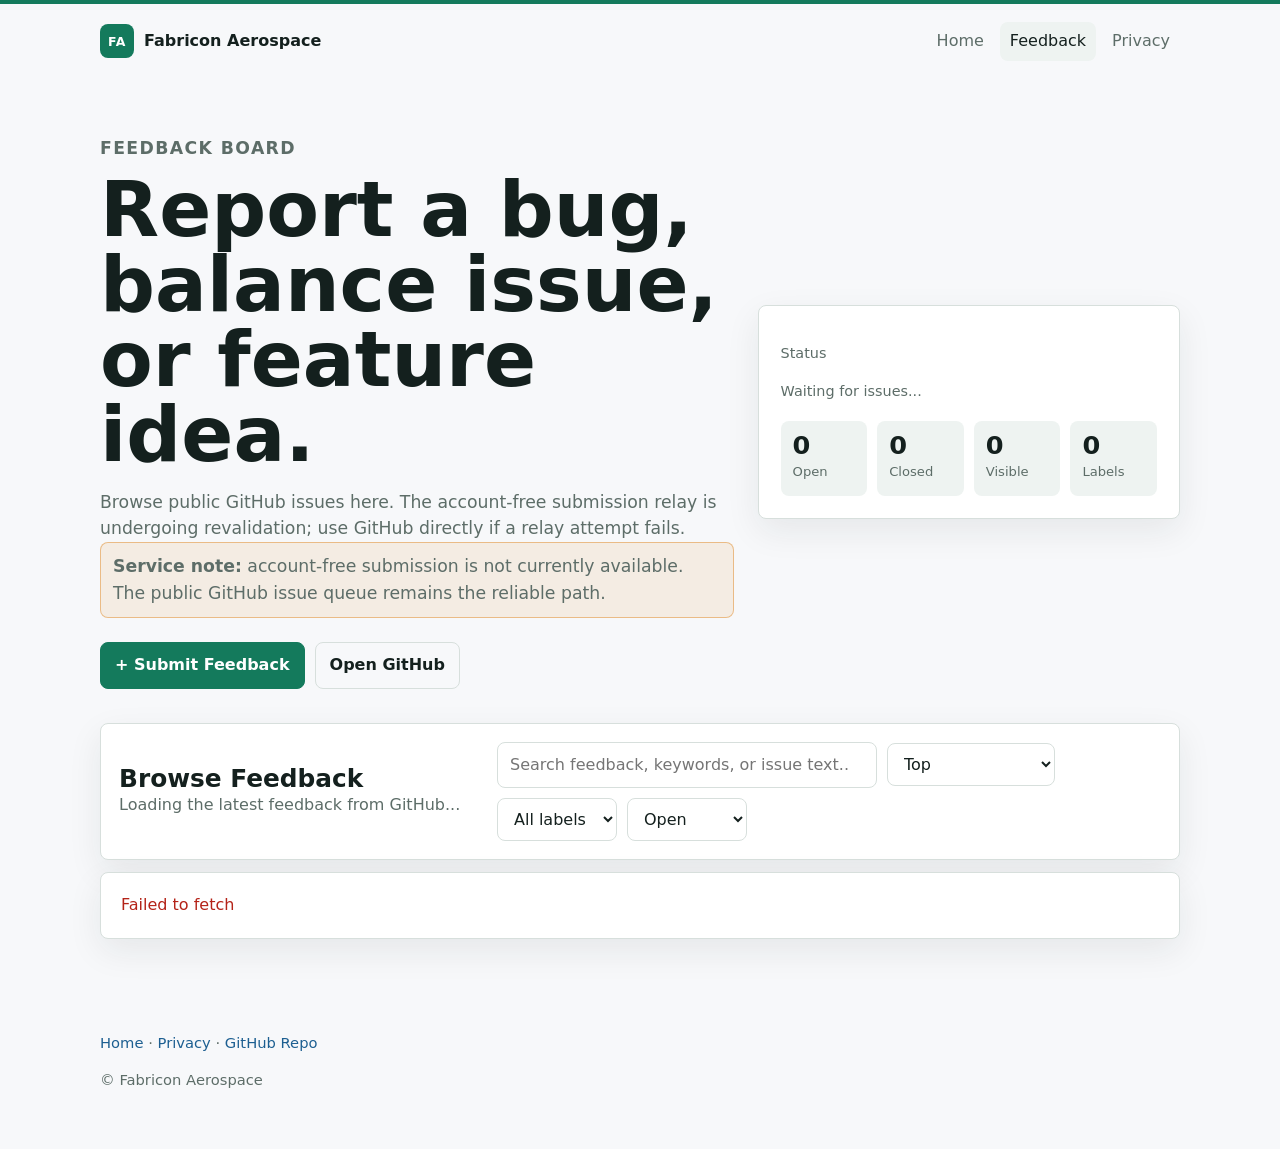
<file: feedback.html>
<!doctype html>
<html lang="en">
<head>
  <meta charset="utf-8" />
  <meta name="viewport" content="width=device-width, initial-scale=1" />
  <title>Feedback - Fabricon Aerospace</title>
  <meta name="description" content="Browse and submit feature requests, balance feedback, and bug reports for Fabricon Aerospace." />
  <meta name="feedback-submit-endpoint" content="https://fabricon-feedback-submit.michael-d-williams13.workers.dev/submit-feedback" />
  <meta property="og:title" content="Fabricon Aerospace Feedback" />
  <meta property="og:description" content="Browse and submit feature requests, balance feedback, and bug reports for Fabricon Aerospace." />
  <link rel="icon" type="image/svg+xml" href="assets/icon.svg" />
  <link rel="stylesheet" href="assets/styles.css" />
</head>
<body>
  <header class="site-header">
    <a class="brand" href="index.html" aria-label="Fabricon Aerospace home">
      <span class="brand-mark">FA</span>
      <span>Fabricon Aerospace</span>
    </a>
    <nav aria-label="Primary">
      <a href="index.html">Home</a>
      <a href="feedback.html" class="active">Feedback</a>
      <a href="privacy.html">Privacy</a>
    </nav>
  </header>

  <main>
    <section class="hero hero-feedback">
      <div class="hero-copy">
        <p class="eyebrow">Feedback board</p>
        <h1>Report a bug, balance issue, or feature idea.</h1>
        <p>
          Browse public GitHub issues here. The account-free submission relay is
          undergoing revalidation; use GitHub directly if a relay attempt fails.
        </p>
        <p class="service-notice" role="note">
          <strong>Service note:</strong> account-free submission is not currently
          available. The public GitHub issue queue remains the reliable path.
        </p>
        <div class="hero-actions">
          <button id="submit-btn" class="btn primary">+ Submit Feedback</button>
          <a class="btn ghost" href="https://github.com/sankofa06/FabriconFeedback/issues" target="_blank" rel="noopener">Open GitHub</a>
        </div>
      </div>
      <aside class="hero-panel">
        <p class="panel-kicker">Status</p>
        <span id="summary-state" class="hero-panel-note">Waiting for issues...</span>
        <div class="summary-grid" aria-label="Feedback summary">
          <div><strong id="summary-open">0</strong><span>Open</span></div>
          <div><strong id="summary-closed">0</strong><span>Closed</span></div>
          <div><strong id="summary-visible">0</strong><span>Visible</span></div>
          <div><strong id="summary-labels">0</strong><span>Labels</span></div>
        </div>
      </aside>
    </section>

    <section class="toolbar surface">
      <div>
        <h2>Browse Feedback</h2>
        <p id="results-copy">Loading the latest feedback from GitHub...</p>
      </div>
      <div class="toolbar-controls">
        <input
          id="search-input"
          type="search"
          placeholder="Search feedback, keywords, or issue text..."
          aria-label="Search feedback"
        />
        <select id="sort-select" aria-label="Sort feedback">
          <option value="top">Top</option>
          <option value="newest">Newest</option>
          <option value="comments">Most discussed</option>
        </select>
        <select id="label-select" aria-label="Filter feedback by label">
          <option value="">All labels</option>
        </select>
        <select id="state-select" aria-label="Filter feedback by state">
          <option value="open">Open</option>
          <option value="all">All</option>
          <option value="closed">Closed</option>
        </select>
      </div>
    </section>

    <section class="surface issue-surface">
      <div id="status-banner" role="status" aria-live="polite" hidden></div>
      <ul id="issue-list" aria-live="polite"></ul>
    </section>

    <dialog id="submit-modal">
      <form id="submit-form">
        <div class="modal-head">
          <h2 id="modal-title">Submit Feedback</h2>
          <button type="button" id="modal-close" class="icon-btn" aria-label="Close">×</button>
        </div>
        <label>
          Type
          <select id="issue-type">
            <option value="bug">Bug Report</option>
            <option value="feature">Feature Request</option>
            <option value="improvement">Improvement</option>
          </select>
        </label>
        <label>
          Title
          <input type="text" id="issue-title" required maxlength="200" placeholder="Brief description..." />
        </label>
        <label>
          Details
          <textarea id="issue-body" rows="5" placeholder="Steps to reproduce, expected result, balance concern, or feature details..."></textarea>
        </label>
        <label class="feedback-honeypot" aria-hidden="true">
          Website
          <input type="text" id="feedback-website" tabindex="-1" autocomplete="off" />
        </label>
        <p id="modal-error" role="alert"></p>
        <div class="modal-actions">
          <button type="button" id="modal-cancel" class="btn ghost">Cancel</button>
          <button type="submit" id="modal-submit" class="btn primary">Submit</button>
        </div>
      </form>
    </dialog>
  </main>

  <footer>
    <p>
      <a href="index.html">Home</a> ·
      <a href="privacy.html">Privacy</a> ·
      <a id="repo-link" href="#" target="_blank" rel="noopener">GitHub Repo</a>
    </p>
    <p>© Fabricon Aerospace</p>
  </footer>
  <script src="assets/feedback.js" defer></script>
</body>
</html>
</file>
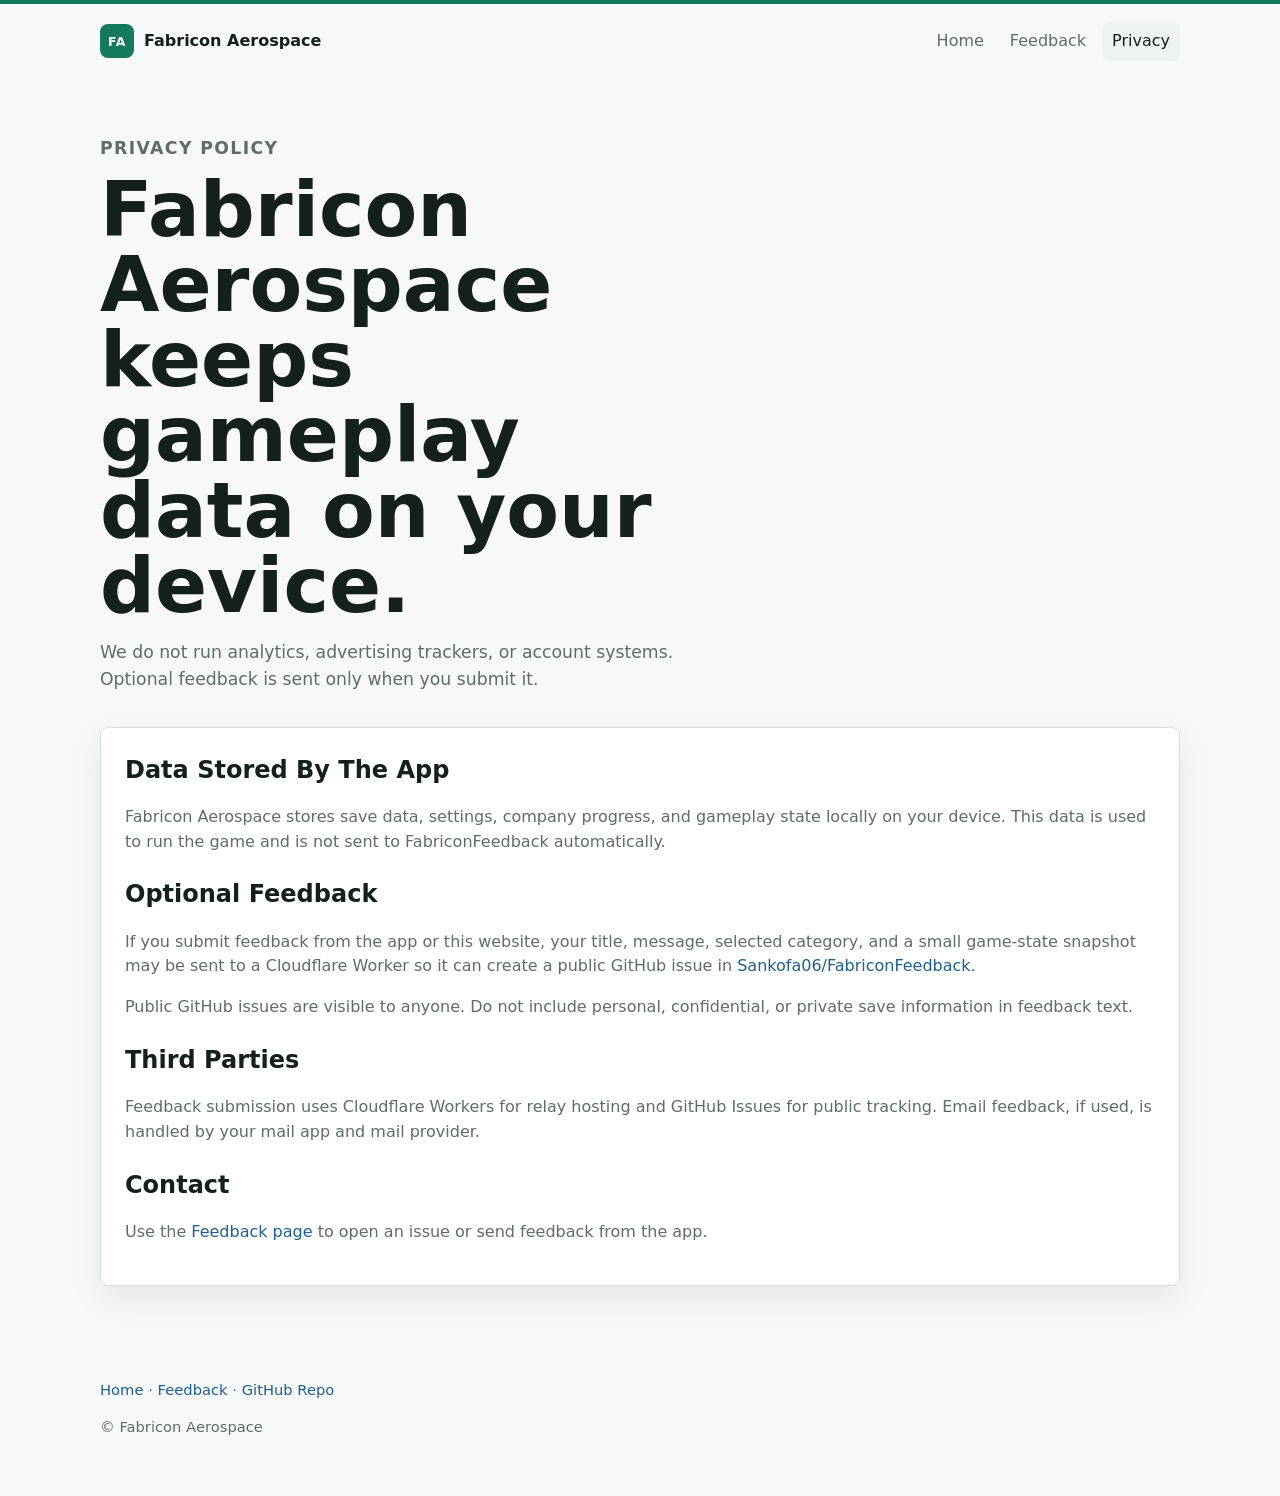
<file: privacy.html>
<!doctype html>
<html lang="en">
<head>
  <meta charset="utf-8" />
  <meta name="viewport" content="width=device-width, initial-scale=1" />
  <title>Privacy Policy - Fabricon Aerospace</title>
  <meta name="description" content="Privacy policy for Fabricon Aerospace." />
  <meta property="og:title" content="Fabricon Aerospace Privacy Policy" />
  <meta property="og:description" content="Fabricon Aerospace stores game data locally and only sends feedback when you choose to submit it." />
  <link rel="icon" type="image/svg+xml" href="assets/icon.svg" />
  <link rel="stylesheet" href="assets/styles.css" />
</head>
<body>
  <header class="site-header">
    <a class="brand" href="index.html" aria-label="Fabricon Aerospace home">
      <span class="brand-mark">FA</span>
      <span>Fabricon Aerospace</span>
    </a>
    <nav aria-label="Primary">
      <a href="index.html">Home</a>
      <a href="feedback.html">Feedback</a>
      <a href="privacy.html" class="active">Privacy</a>
    </nav>
  </header>

  <main class="policy">
    <section class="hero">
      <div class="hero-copy">
        <p class="eyebrow">Privacy Policy</p>
        <h1>Fabricon Aerospace keeps gameplay data on your device.</h1>
        <p>
          We do not run analytics, advertising trackers, or account systems.
          Optional feedback is sent only when you submit it.
        </p>
      </div>
    </section>

    <section class="surface prose">
      <h2>Data Stored By The App</h2>
      <p>
        Fabricon Aerospace stores save data, settings, company progress, and
        gameplay state locally on your device. This data is used to run the game
        and is not sent to FabriconFeedback automatically.
      </p>

      <h2>Optional Feedback</h2>
      <p>
        If you submit feedback from the app or this website, your title,
        message, selected category, and a small game-state snapshot may be sent
        to a Cloudflare Worker so it can create a public GitHub issue in
        <a href="https://github.com/sankofa06/FabriconFeedback" target="_blank" rel="noopener">Sankofa06/FabriconFeedback</a>.
      </p>
      <p>
        Public GitHub issues are visible to anyone. Do not include personal,
        confidential, or private save information in feedback text.
      </p>

      <h2>Third Parties</h2>
      <p>
        Feedback submission uses Cloudflare Workers for relay hosting and GitHub
        Issues for public tracking. Email feedback, if used, is handled by your
        mail app and mail provider.
      </p>

      <h2>Contact</h2>
      <p>
        Use the <a href="feedback.html">Feedback page</a> to open an issue or
        send feedback from the app.
      </p>
    </section>
  </main>

  <footer>
    <p>
      <a href="index.html">Home</a> ·
      <a href="feedback.html">Feedback</a> ·
      <a href="https://github.com/sankofa06/FabriconFeedback" target="_blank" rel="noopener">GitHub Repo</a>
    </p>
    <p>© Fabricon Aerospace</p>
  </footer>
</body>
</html>
</file>
<file: assets/styles.css>
:root {
  --bg: #f7f8fa;
  --surface: #ffffff;
  --surface-muted: #eef3f1;
  --text: #14201e;
  --muted: #5d6d68;
  --border: #d7dfdc;
  --accent: #147a5c;
  --accent-strong: #0f513f;
  --blue: #1d5f91;
  --success: #21724f;
  --error: #b42318;
  --shadow: 0 12px 34px rgba(22, 35, 32, 0.08);
  --radius: 8px;
  --max-w: 1120px;
}

@media (prefers-color-scheme: dark) {
  :root {
    --bg: #101416;
    --surface: #171d20;
    --surface-muted: #20292b;
    --text: #edf4f1;
    --muted: #a9b8b3;
    --border: #2d393b;
    --accent: #4bd39e;
    --accent-strong: #9af0c7;
    --blue: #7dbdf0;
    --success: #72d4a2;
    --error: #ff9b8e;
    --shadow: 0 16px 44px rgba(0, 0, 0, 0.28);
  }
}

* { box-sizing: border-box; }

html, body {
  margin: 0;
  min-height: 100%;
  background: var(--bg);
  color: var(--text);
  font-family: Inter, ui-sans-serif, system-ui, -apple-system, BlinkMacSystemFont, "Segoe UI", sans-serif;
  font-size: 16px;
  line-height: 1.55;
  -webkit-font-smoothing: antialiased;
}

body {
  border-top: 4px solid var(--accent);
}

a {
  color: var(--blue);
  text-decoration: none;
}

a:hover { text-decoration: underline; }

button,
input,
select,
textarea {
  font: inherit;
}

.site-header {
  max-width: var(--max-w);
  margin: 0 auto;
  padding: 18px 20px;
  display: flex;
  align-items: center;
  justify-content: space-between;
  gap: 18px;
}

.brand {
  display: inline-flex;
  align-items: center;
  gap: 10px;
  color: var(--text);
  font-weight: 750;
}

.brand-mark {
  width: 34px;
  height: 34px;
  border-radius: var(--radius);
  display: inline-flex;
  align-items: center;
  justify-content: center;
  background: var(--accent);
  color: #fff;
  font-size: 0.78rem;
  letter-spacing: 0.06em;
}

nav {
  display: flex;
  align-items: center;
  gap: 6px;
  flex-wrap: wrap;
}

nav a {
  color: var(--muted);
  padding: 7px 10px;
  border-radius: var(--radius);
}

nav a.active,
nav a:hover {
  color: var(--text);
  background: var(--surface-muted);
  text-decoration: none;
}

main {
  max-width: var(--max-w);
  margin: 0 auto;
  padding: 0 20px 56px;
}

.hero {
  min-height: 430px;
  display: grid;
  grid-template-columns: minmax(0, 1.2fr) minmax(280px, 0.8fr);
  gap: 24px;
  align-items: center;
  padding: 56px 0 34px;
}

.hero-feedback {
  min-height: 340px;
}

.hero-copy h1 {
  max-width: 760px;
  margin: 10px 0 16px;
  font-size: clamp(2.2rem, 6vw, 4.8rem);
  line-height: 0.98;
  letter-spacing: 0;
}

.hero-copy p {
  max-width: 680px;
  margin: 0;
  color: var(--muted);
  font-size: 1.08rem;
}

.eyebrow {
  display: inline-flex;
  align-items: center;
  gap: 8px;
  margin: 0;
  color: var(--accent-strong);
  font-size: 0.78rem;
  font-weight: 760;
  letter-spacing: 0.08em;
  text-transform: uppercase;
}

.hero-actions,
.pill-row,
.toolbar-controls,
.modal-actions {
  display: flex;
  align-items: center;
  flex-wrap: wrap;
  gap: 10px;
}

.hero-actions {
  margin-top: 24px;
}

.service-notice {
  margin-top: 16px;
  padding: 10px 12px;
  border: 1px solid rgba(217, 119, 6, 0.42);
  border-radius: var(--radius);
  background: rgba(217, 119, 6, 0.09);
  color: var(--text);
  font-size: 0.92rem;
}

.btn {
  border: 1px solid var(--border);
  border-radius: var(--radius);
  background: var(--surface);
  color: var(--text);
  padding: 10px 14px;
  font-weight: 680;
  cursor: pointer;
  box-shadow: none;
}

.btn:hover {
  border-color: var(--accent);
  text-decoration: none;
}

.btn.primary {
  background: var(--accent);
  border-color: var(--accent);
  color: #fff;
}

.btn.ghost {
  background: transparent;
}

.pill-row {
  margin-top: 18px;
}

.pill,
.filter-chip,
.issue-state,
.reaction {
  border-radius: 999px;
  border: 1px solid var(--border);
  background: var(--surface);
  color: var(--muted);
  padding: 5px 9px;
  font-size: 0.82rem;
}

.hero-panel,
.surface,
.feature-card,
.cta-band,
dialog {
  background: var(--surface);
  border: 1px solid var(--border);
  border-radius: var(--radius);
  box-shadow: var(--shadow);
}

.hero-panel {
  padding: 22px;
}

.panel-kicker,
.hero-panel-note {
  color: var(--muted);
  font-size: 0.9rem;
}

.steps {
  margin: 14px 0 0;
  padding-left: 22px;
}

.steps li + li {
  margin-top: 10px;
}

.summary-grid {
  display: grid;
  grid-template-columns: repeat(4, 1fr);
  gap: 10px;
  margin-top: 18px;
}

.summary-grid div {
  padding: 12px;
  background: var(--surface-muted);
  border-radius: var(--radius);
}

.summary-grid strong {
  display: block;
  font-size: 1.6rem;
  line-height: 1;
}

.summary-grid span {
  color: var(--muted);
  font-size: 0.82rem;
}

.section {
  padding: 34px 0;
}

.section-heading {
  margin-bottom: 16px;
}

.section-heading h2,
.cta-band h2,
.toolbar h2 {
  margin: 6px 0 0;
  font-size: 1.55rem;
  line-height: 1.15;
}

.feature-grid {
  display: grid;
  grid-template-columns: repeat(3, 1fr);
  gap: 14px;
}

.feature-card {
  padding: 20px;
}

.feature-card h3 {
  margin: 0 0 8px;
}

.feature-card p {
  margin: 0;
  color: var(--muted);
}

.cta-band {
  margin-top: 12px;
  padding: 24px;
  display: flex;
  align-items: center;
  justify-content: space-between;
  gap: 18px;
}

.toolbar {
  margin-bottom: 12px;
  padding: 18px;
  display: flex;
  align-items: center;
  justify-content: space-between;
  gap: 16px;
}

.toolbar h2,
.toolbar p {
  margin: 0;
}

.toolbar p {
  color: var(--muted);
}

input,
select,
textarea {
  width: 100%;
  border: 1px solid var(--border);
  border-radius: var(--radius);
  background: var(--surface);
  color: var(--text);
  padding: 10px 12px;
}

.toolbar input[type="search"] {
  width: min(380px, 100%);
}

.toolbar-controls select {
  width: auto;
  min-width: 120px;
}

.filters {
  margin-bottom: 12px;
  padding: 12px;
  display: flex;
  flex-wrap: wrap;
  gap: 8px;
}

.filter-chip {
  cursor: pointer;
}

.filter-chip.active {
  background: var(--accent);
  border-color: var(--accent);
  color: #fff;
}

.issue-surface {
  padding: 12px;
}

#status-banner {
  min-height: 24px;
  color: var(--muted);
  padding: 8px;
}

#status-banner.error,
#modal-error {
  color: var(--error);
}

.roadmap-section {
  scroll-margin-top: 24px;
}

.roadmap-heading {
  display: grid;
  gap: 18px;
  margin-bottom: 18px;
}

.roadmap-heading h2 {
  max-width: 760px;
  margin: 8px 0 0;
  font-size: clamp(1.8rem, 4vw, 3rem);
  line-height: 1.05;
}

.roadmap-heading > p {
  max-width: 620px;
  margin: 0;
  color: var(--muted);
}

.roadmap-grid {
  display: grid;
  gap: 12px;
}

.roadmap-card {
  min-width: 0;
  padding: 20px;
  border: 1px solid var(--border);
  border-radius: var(--radius);
  background: var(--surface);
  box-shadow: var(--shadow);
}

.roadmap-card h3 {
  margin: 8px 0;
  font-size: 1.16rem;
  line-height: 1.25;
}

.roadmap-card p,
.roadmap-card li,
.roadmap-links p {
  color: var(--muted);
}

.roadmap-card ul,
.roadmap-card ol {
  margin: 10px 0 0;
  padding-left: 20px;
}

.roadmap-card li + li {
  margin-top: 6px;
}

.roadmap-state {
  display: flex;
  align-items: center;
  gap: 8px;
  margin: 0;
  color: var(--text);
  font-size: 0.75rem;
  font-weight: 800;
  letter-spacing: 0.08em;
  text-transform: uppercase;
}

.roadmap-state span {
  width: 9px;
  height: 9px;
  border-radius: 999px;
  background: var(--muted);
}

.roadmap-card--built .roadmap-state span { background: var(--success); }
.roadmap-card--degraded .roadmap-state span { background: #d97706; }
.roadmap-card--next .roadmap-state span { background: var(--blue); }
.roadmap-card--later .roadmap-state span { background: #8b5cf6; }

.roadmap-links {
  display: grid;
  gap: 1px;
  margin-top: 12px;
  overflow: hidden;
  border: 1px solid var(--border);
  border-radius: var(--radius);
  background: var(--border);
}

.roadmap-links > div {
  padding: 20px;
  background: var(--surface);
}

.roadmap-links span {
  display: block;
  color: var(--accent-strong);
  font-size: 0.72rem;
  font-weight: 800;
  letter-spacing: 0.08em;
  text-transform: uppercase;
}

.roadmap-links strong {
  display: block;
  margin-top: 4px;
  font-size: 1.08rem;
}

.roadmap-links p {
  margin: 7px 0 10px;
}

@media (min-width: 761px) {
  .roadmap-heading {
    grid-template-columns: minmax(0, 1.1fr) minmax(280px, 0.9fr);
    align-items: end;
  }

  .roadmap-grid,
  .roadmap-links {
    grid-template-columns: repeat(2, minmax(0, 1fr));
  }
}

#issue-list {
  list-style: none;
  margin: 0;
  padding: 0;
  display: grid;
  gap: 10px;
}

.issue-card {
  border: 1px solid var(--border);
  border-radius: var(--radius);
  padding: 16px;
  background: var(--surface);
}

.issue-topline {
  display: flex;
  align-items: flex-start;
  justify-content: space-between;
  gap: 12px;
}

.issue-number {
  color: var(--muted);
  font-size: 0.82rem;
}

.issue-link {
  display: inline-block;
  margin-top: 2px;
  color: var(--text);
  font-weight: 740;
}

.issue-state {
  color: var(--blue);
  white-space: nowrap;
}

.issue-state.closed {
  color: var(--success);
}

.issue-meta,
.issue-actions,
.label-row {
  display: flex;
  flex-wrap: wrap;
  gap: 8px;
  align-items: center;
}

.issue-meta {
  margin-top: 8px;
  color: var(--muted);
  font-size: 0.86rem;
}

.issue-body {
  color: var(--muted);
}

.issue-actions {
  margin-top: 12px;
}

.upvote-btn {
  border: 1px solid var(--border);
  border-radius: var(--radius);
  padding: 6px 9px;
  color: var(--text);
}

dialog {
  width: min(560px, calc(100vw - 28px));
  padding: 0;
  color: var(--text);
}

dialog::backdrop {
  background: rgba(0, 0, 0, 0.45);
}

dialog form {
  padding: 20px;
}

.modal-head {
  display: flex;
  align-items: center;
  justify-content: space-between;
  gap: 12px;
}

.modal-head h2 {
  margin: 0;
}

.icon-btn {
  border: 0;
  background: transparent;
  color: var(--text);
  font-size: 1.5rem;
}

dialog label {
  display: grid;
  gap: 6px;
  margin-top: 14px;
  color: var(--muted);
  font-weight: 680;
}

dialog textarea {
  min-height: 130px;
  resize: vertical;
}

.feedback-honeypot {
  position: absolute;
  left: -10000px;
}

.modal-actions {
  justify-content: flex-end;
  margin-top: 18px;
}

.policy .hero {
  min-height: 280px;
}

.prose {
  padding: 24px;
}

.prose h2 {
  margin: 22px 0 8px;
}

.prose h2:first-child {
  margin-top: 0;
}

.prose p {
  color: var(--muted);
}

footer {
  max-width: var(--max-w);
  margin: 0 auto;
  padding: 22px 20px 42px;
  color: var(--muted);
  font-size: 0.92rem;
}

@media (max-width: 760px) {
  .site-header,
  .toolbar,
  .cta-band {
    align-items: flex-start;
    flex-direction: column;
  }

  .hero {
    grid-template-columns: 1fr;
    min-height: auto;
    padding-top: 28px;
  }

  .feature-grid,
  .feature-grid {
    grid-template-columns: 1fr;
  }

  .summary-grid {
    grid-template-columns: repeat(2, minmax(0, 1fr));
  }

  .toolbar-controls {
    width: 100%;
  }

  .toolbar-controls select {
    width: 100%;
  }
}
</file>
